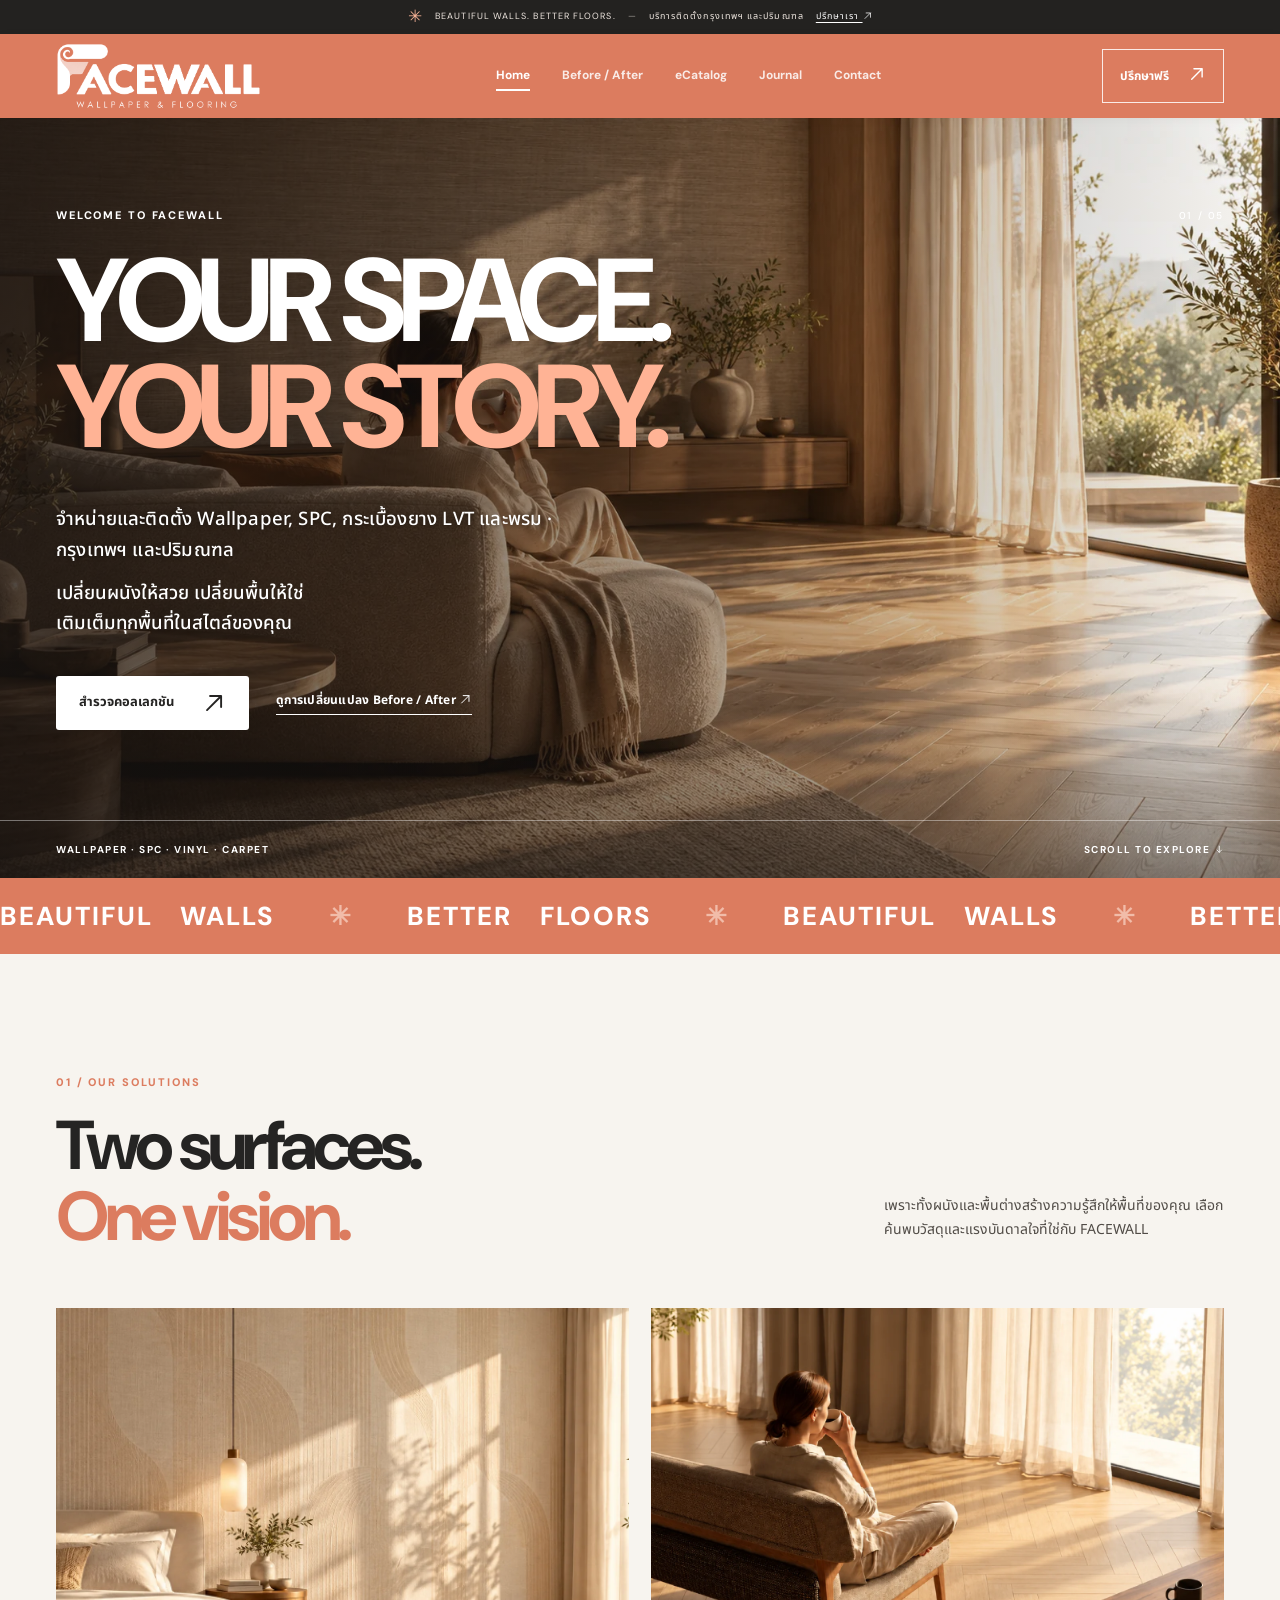
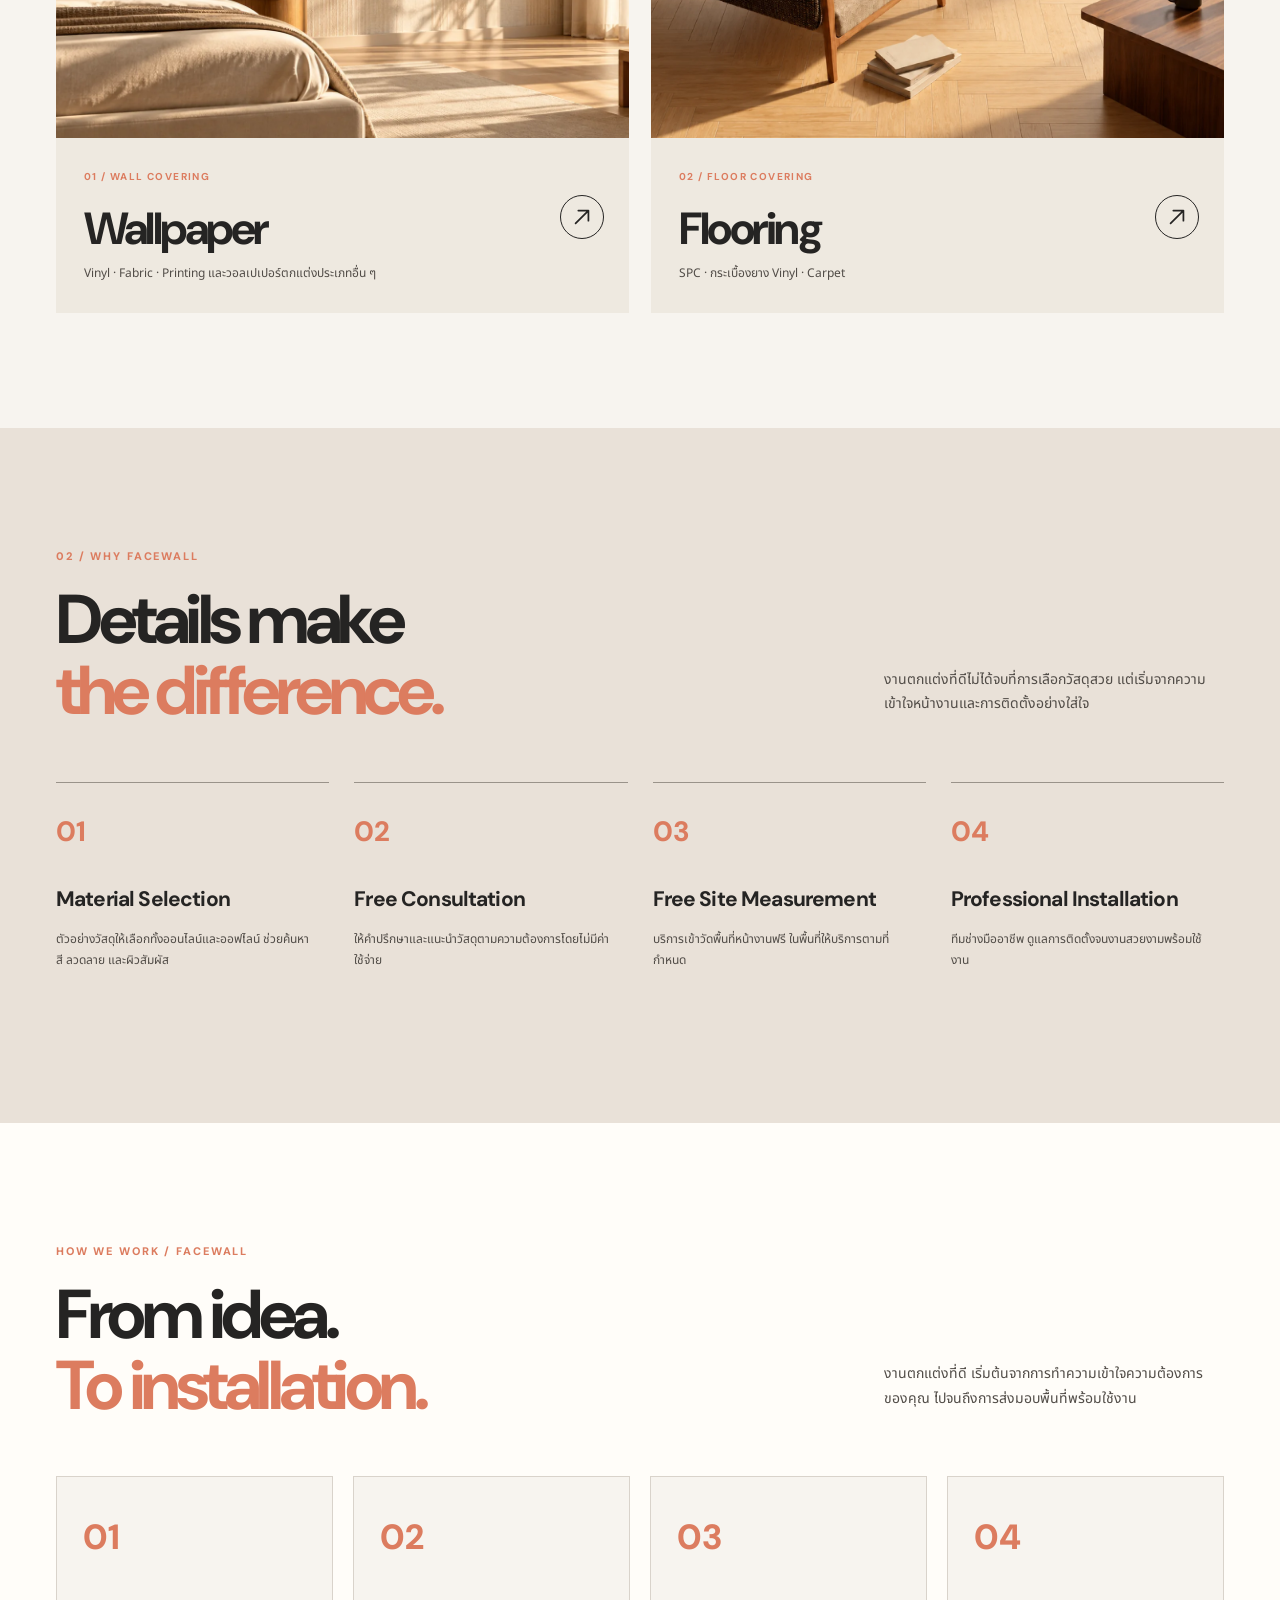
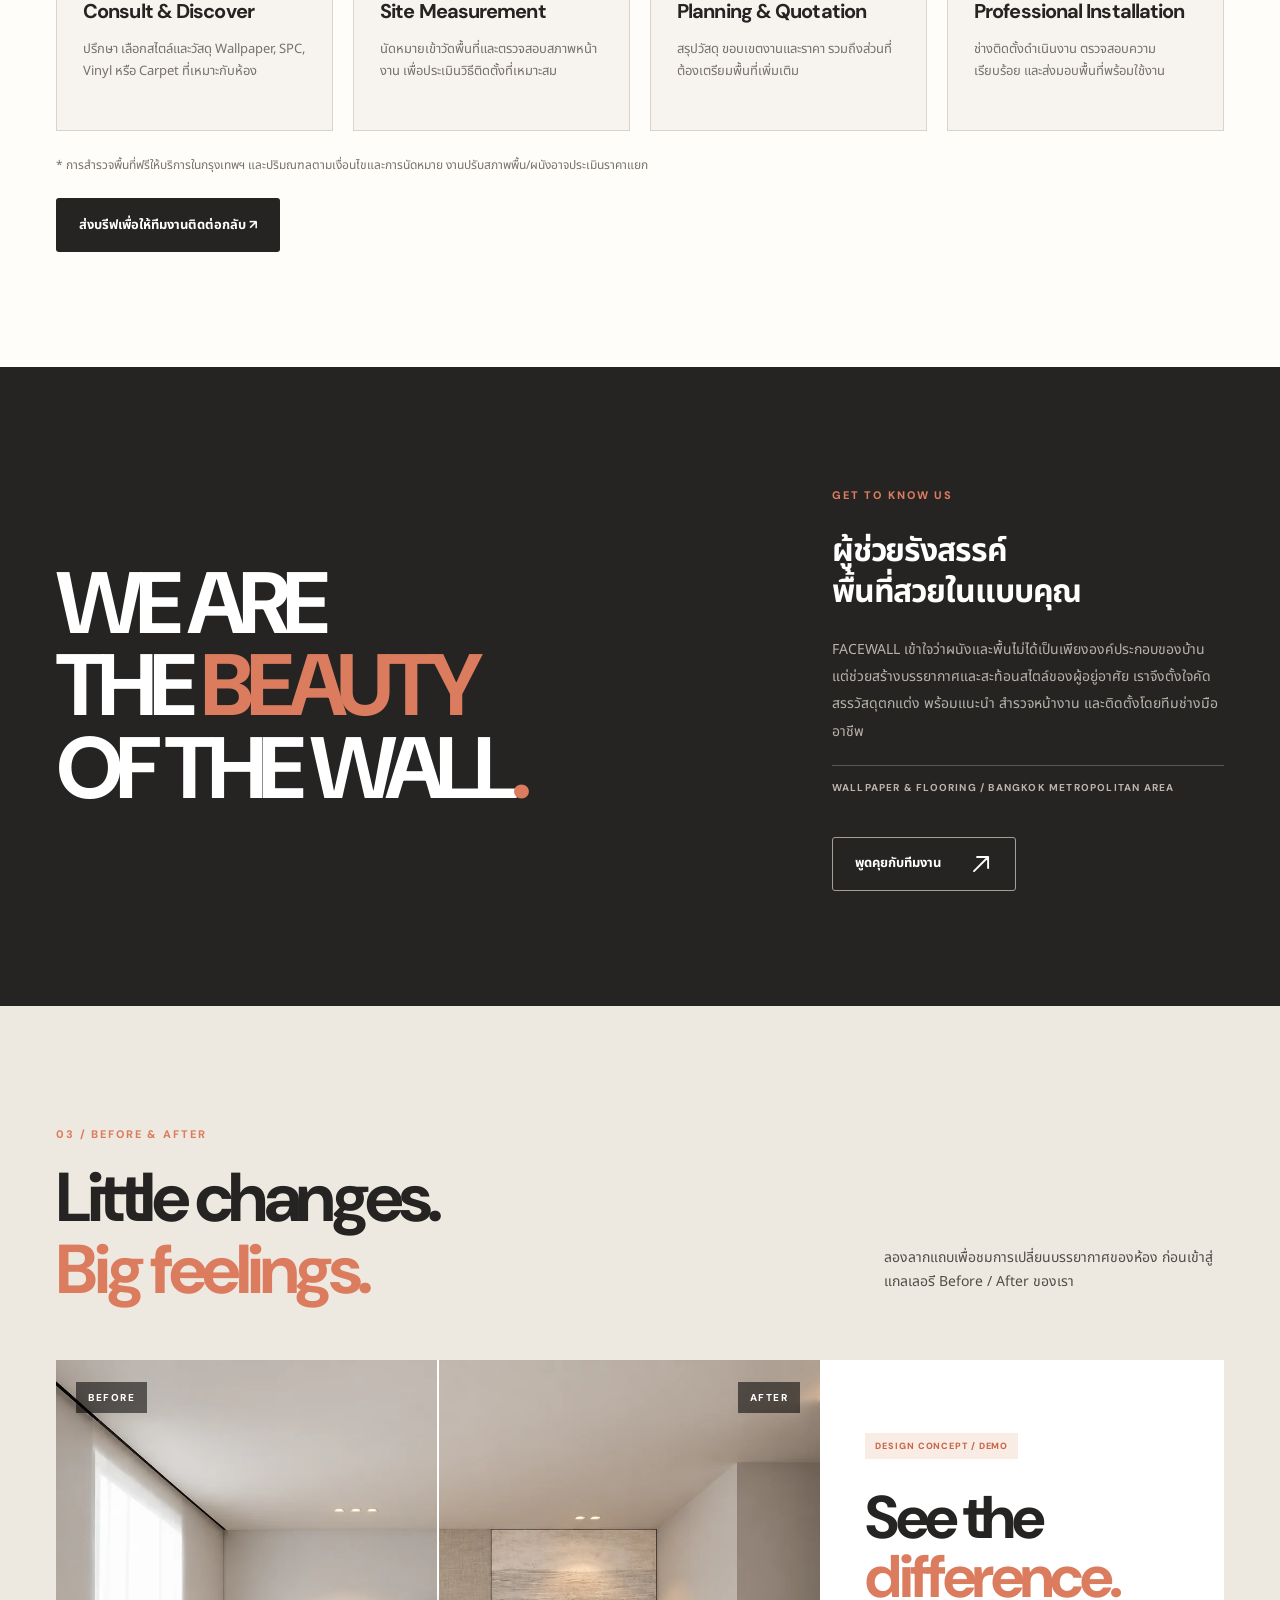
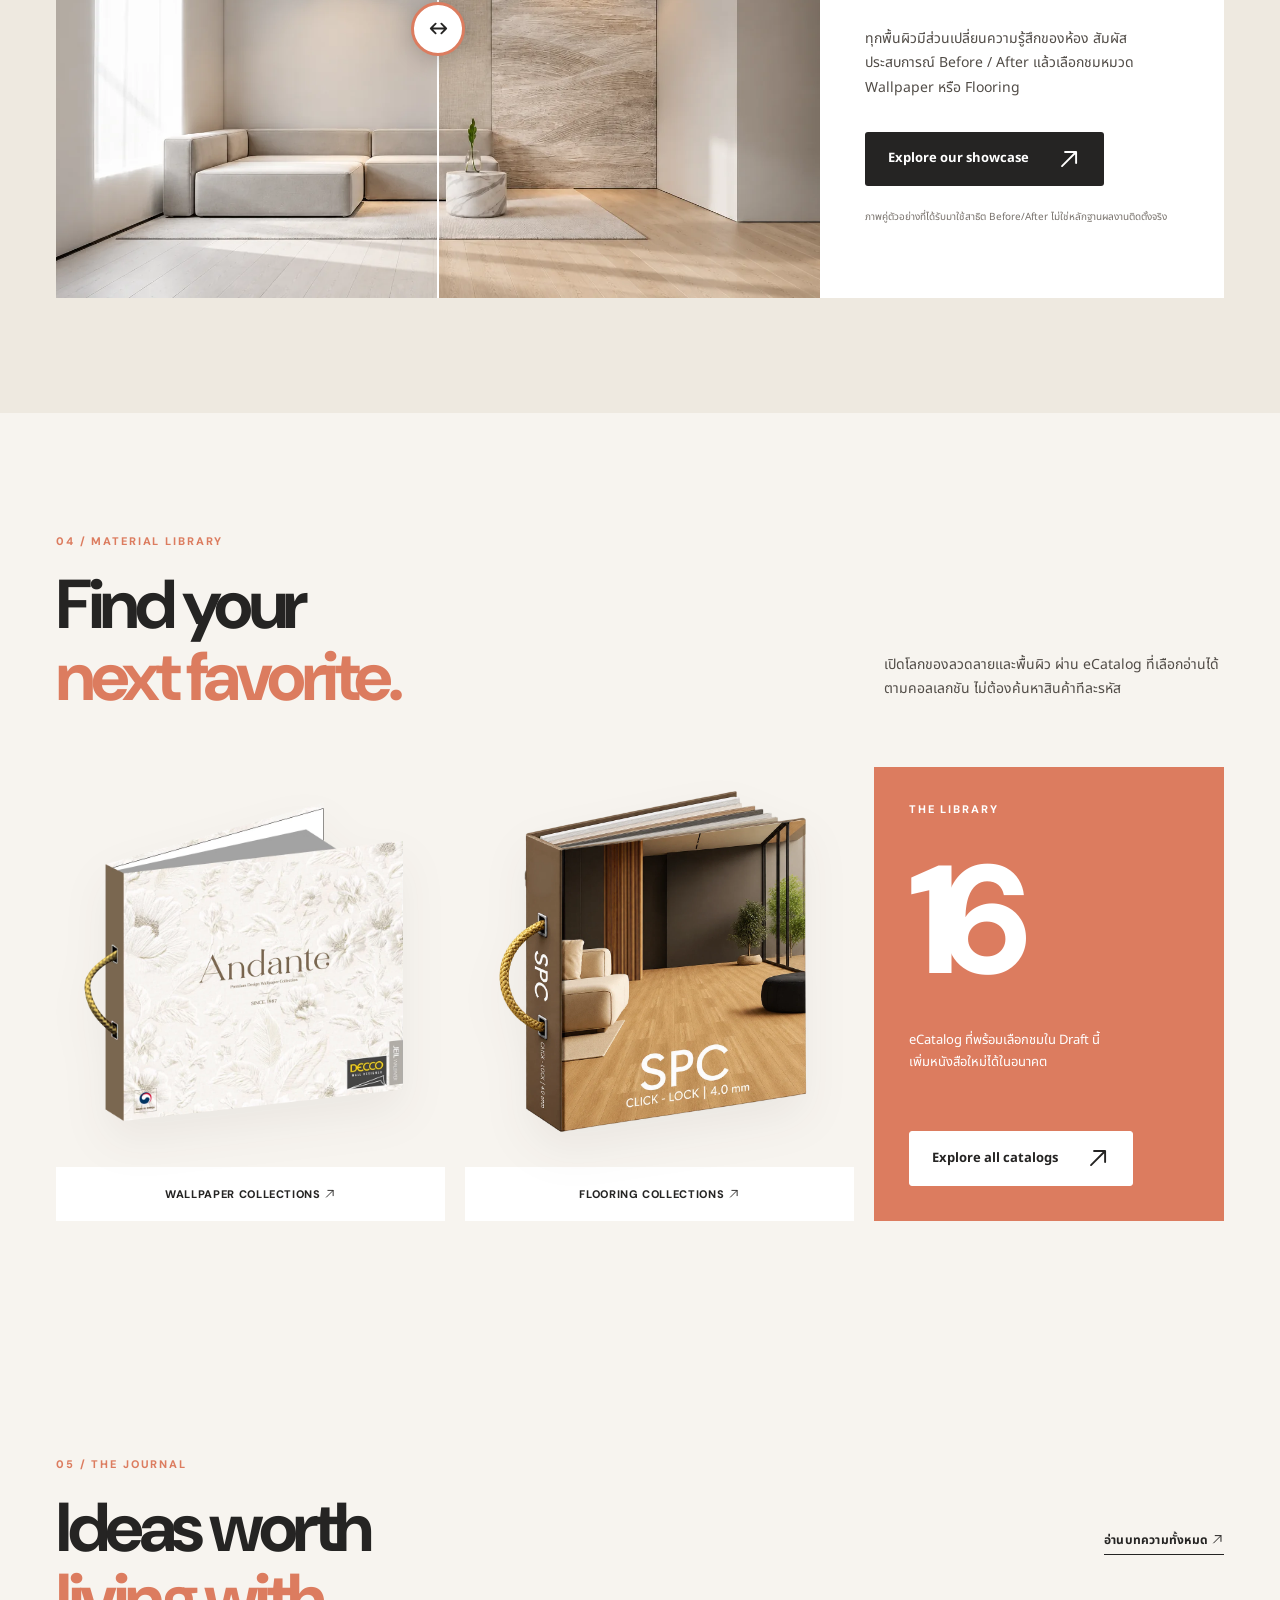
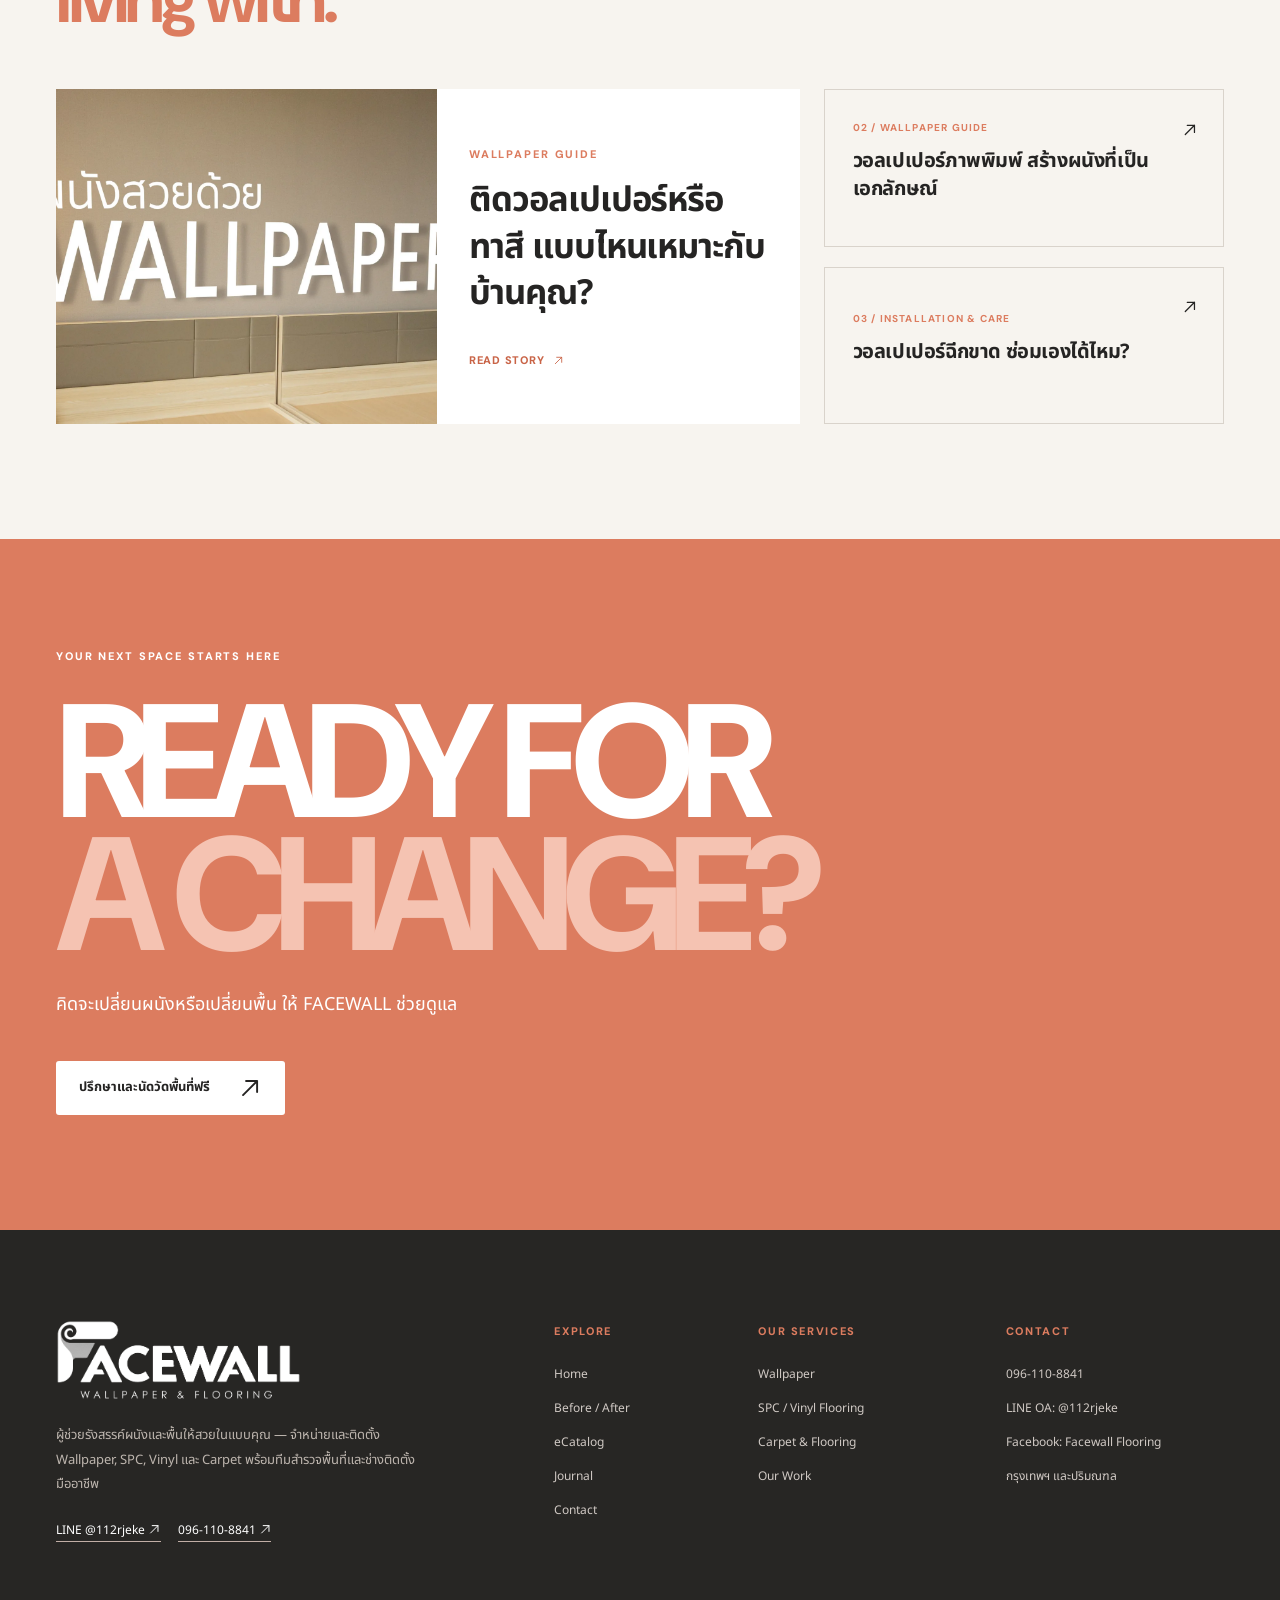
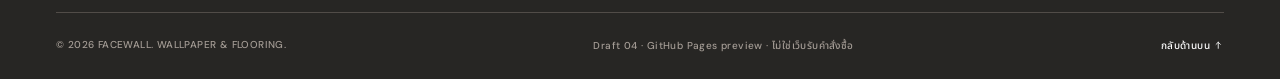
<file: index.html>
<!DOCTYPE html>

<html lang="th"><head><meta charset="utf-8"/><meta content="width=device-width,initial-scale=1" name="viewport"/>
<title>Home | FACEWALL — Wallpaper &amp; Flooring</title>
<meta content="FACEWALL วอลเปเปอร์และวัสดุปูพื้น SPC Vinyl Carpet พร้อมให้คำปรึกษาและวัดพื้นที่ฟรี กรุงเทพฯ และปริมณฑล" name="description"/>
<meta content="noindex,nofollow" name="robots"/><meta content="#DC7C5F" name="theme-color"/>
<meta content="website" property="og:type"/><meta content="Home — FACEWALL" property="og:title"/><meta content="FACEWALL วอลเปเปอร์และวัสดุปูพื้น SPC Vinyl Carpet พร้อมให้คำปรึกษาและวัดพื้นที่ฟรี กรุงเทพฯ และปริมณฑล" property="og:description"/>
<link href="assets/favicon.svg" rel="icon" type="image/svg+xml"/>
<link href="https://fonts.googleapis.com" rel="preconnect"/><link crossorigin="" href="https://fonts.gstatic.com" rel="preconnect"/>
<link href="https://fonts.googleapis.com/css2?family=DM+Sans:wght@400;500;600;700;800&amp;family=Noto+Sans+Thai:wght@300;400;500;600;700;800&amp;display=swap" rel="stylesheet"/>
<link href="css/style.css" rel="stylesheet"/></head>
<body data-page="home"><a class="skip-link" href="#main">ข้ามไปยังเนื้อหา</a>
<div class="announcement"><span class="ann-star">✳︎</span> BEAUTIFUL WALLS. BETTER FLOORS. <span class="ann-divider">—</span> บริการติดตั้งกรุงเทพฯ และปริมณฑล <a href="contact.html">ปรึกษาเรา <svg aria-hidden="true" class="ui-arrow" fill="none" height="19" stroke="currentColor" stroke-linecap="round" stroke-linejoin="round" stroke-width="1.9" viewbox="0 0 24 24" width="19" xmlns="http://www.w3.org/2000/svg"><path d="M5 19 19 5M8 5h11v11"></path></svg></a></div>
<header class="site-header" id="site-header"><div class="header-inner wrap"><a aria-label="FACEWALL หน้าแรก" class="brand" href="index.html"><img alt="FACEWALL Wallpaper &amp; Flooring" height="67" src="assets/logo-white.png" width="206"/></a><nav aria-label="เมนูหลัก" class="site-nav" id="site-nav"><a aria-current="page" class="nav-link is-active" href="index.html">Home</a>
<a class="nav-link" href="showcase.html">Before / After</a>
<a class="nav-link" href="catalog.html">eCatalog</a>
<a class="nav-link" href="blog.html">Journal</a>
<a class="nav-link" href="contact.html">Contact</a></nav><a class="head-cta" href="contact.html">ปรึกษาฟรี <span aria-hidden="true"><svg aria-hidden="true" class="ui-arrow" fill="none" height="19" stroke="currentColor" stroke-linecap="round" stroke-linejoin="round" stroke-width="1.9" viewbox="0 0 24 24" width="19" xmlns="http://www.w3.org/2000/svg"><path d="M5 19 19 5M8 5h11v11"></path></svg></span></a><button aria-controls="site-nav" aria-expanded="false" aria-label="เปิดเมนู" class="menu-toggle" id="menu-toggle"><span></span><span></span></button></div></header>
<main id="main">
<section aria-label="FACEWALL introduction" class="hero"><picture><source media="(max-width: 720px)" srcset="assets/hero-d03-mobile.webp"/><img alt="ห้องนั่งเล่นแสงธรรมชาติอบอุ่น เผยลายพื้นไม้ชัดเจน" class="hero-photo" fetchpriority="high" src="assets/hero-d03-desktop.webp"/></picture><div class="hero-overlay"></div><div class="wrap hero-content"><div class="hero-topline"><span class="eyebrow light">WELCOME TO FACEWALL</span><span class="hero-counter">01 / 05</span></div><h1>YOUR SPACE.<br/><em>YOUR STORY.</em></h1><p class="hero-service-intro">จำหน่ายและติดตั้ง Wallpaper, SPC, กระเบื้องยาง LVT และพรม · กรุงเทพฯ และปริมณฑล</p><p>เปลี่ยนผนังให้สวย เปลี่ยนพื้นให้ใช่<br/>เติมเต็มทุกพื้นที่ในสไตล์ของคุณ</p><div class="hero-buttons"><a class="btn btn-white" href="catalog.html">สำรวจคอลเลกชัน <span class="arr"><svg aria-hidden="true" class="ui-arrow" fill="none" height="19" stroke="currentColor" stroke-linecap="round" stroke-linejoin="round" stroke-width="1.9" viewbox="0 0 24 24" width="19" xmlns="http://www.w3.org/2000/svg"><path d="M5 19 19 5M8 5h11v11"></path></svg></span></a><a class="text-link white" href="showcase.html">ดูการเปลี่ยนแปลง Before / After <svg aria-hidden="true" class="ui-arrow" fill="none" height="19" stroke="currentColor" stroke-linecap="round" stroke-linejoin="round" stroke-width="1.9" viewbox="0 0 24 24" width="19" xmlns="http://www.w3.org/2000/svg"><path d="M5 19 19 5M8 5h11v11"></path></svg></a></div></div><div class="hero-foot"><span>WALLPAPER · SPC · VINYL · CARPET</span><a href="#our-solutions">SCROLL TO EXPLORE <svg aria-hidden="true" class="ui-arrow" fill="none" height="19" stroke="currentColor" stroke-linecap="round" stroke-linejoin="round" stroke-width="1.9" viewbox="0 0 24 24" width="19" xmlns="http://www.w3.org/2000/svg"><path d="M12 5v14m-5-5 5 5 5-5"></path></svg></a></div></section>
<div aria-hidden="true" class="ticker"><div>BEAUTIFUL WALLS <span>✳︎</span> BETTER FLOORS <span>✳︎</span> BEAUTIFUL WALLS <span>✳︎</span> BETTER FLOORS <span>✳︎</span></div></div>
<section class="section section-solutions" id="our-solutions"><div class="wrap"><div class="section-top"><div><span class="eyebrow">01 / OUR SOLUTIONS</span><h2>Two surfaces.<br/><em>One vision.</em></h2></div><p>เพราะทั้งผนังและพื้นต่างสร้างความรู้สึกให้พื้นที่ของคุณ เลือกค้นพบวัสดุและแรงบันดาลใจที่ใช่กับ FACEWALL</p></div><div class="service-grid"><a class="service-card service-wallpaper reveal" href="catalog.html?category=wallpaper"><div class="service-img"><img alt="ห้องนอนอบอุ่นตกแต่งด้วยวอลเปเปอร์พื้นผิวสีเบจ" loading="lazy" src="assets/wallpaper-bedroom-d03.webp"/></div><div class="service-copy"><span>01 / WALL COVERING</span><h3>Wallpaper</h3><p>Vinyl · Fabric · Printing และวอลเปเปอร์ตกแต่งประเภทอื่น ๆ</p><span aria-hidden="true" class="circle-arrow"><svg aria-hidden="true" class="ui-arrow" fill="none" height="19" stroke="currentColor" stroke-linecap="round" stroke-linejoin="round" stroke-width="1.9" viewbox="0 0 24 24" width="19" xmlns="http://www.w3.org/2000/svg"><path d="M5 19 19 5M8 5h11v11"></path></svg></span></div></a><a class="service-card service-flooring reveal" href="catalog.html?category=flooring"><div class="service-img"><img alt="ห้องนั่งเล่นพื้นไม้โทนอุ่น" loading="lazy" src="assets/hero-desktop.webp"/></div><div class="service-copy"><span>02 / FLOOR COVERING</span><h3>Flooring</h3><p>SPC · กระเบื้องยาง Vinyl · Carpet</p><span aria-hidden="true" class="circle-arrow"><svg aria-hidden="true" class="ui-arrow" fill="none" height="19" stroke="currentColor" stroke-linecap="round" stroke-linejoin="round" stroke-width="1.9" viewbox="0 0 24 24" width="19" xmlns="http://www.w3.org/2000/svg"><path d="M5 19 19 5M8 5h11v11"></path></svg></span></div></a></div></div></section>
<section class="section reasons-section"><div class="wrap"><div class="section-top"><div><span class="eyebrow">02 / WHY FACEWALL</span><h2>Details make<br/><em>the difference.</em></h2></div><p>งานตกแต่งที่ดีไม่ได้จบที่การเลือกวัสดุสวย แต่เริ่มจากความเข้าใจหน้างานและการติดตั้งอย่างใส่ใจ</p></div><div class="reason-grid"><div><span>01</span><h3>Material Selection</h3><p>ตัวอย่างวัสดุให้เลือกทั้งออนไลน์และออฟไลน์ ช่วยค้นหาสี ลวดลาย และผิวสัมผัส</p></div><div><span>02</span><h3>Free Consultation</h3><p>ให้คำปรึกษาและแนะนำวัสดุตามความต้องการโดยไม่มีค่าใช้จ่าย</p></div><div><span>03</span><h3>Free Site Measurement</h3><p>บริการเข้าวัดพื้นที่หน้างานฟรี ในพื้นที่ให้บริการตามที่กำหนด</p></div><div><span>04</span><h3>Professional Installation</h3><p>ทีมช่างมืออาชีพ ดูแลการติดตั้งจนงานสวยงามพร้อมใช้งาน</p></div></div></div></section><section class="section how-work-section" id="how-we-work"><div class="wrap"><div class="section-top"><div><span class="eyebrow">HOW WE WORK / FACEWALL</span><h2>From idea.<br/><em>To installation.</em></h2></div><p>งานตกแต่งที่ดี เริ่มต้นจากการทำความเข้าใจความต้องการของคุณ ไปจนถึงการส่งมอบพื้นที่พร้อมใช้งาน</p></div>
<div class="steps-grid">
<article class="step-card reveal"><span class="step-num">01</span><h3>Consult &amp; Discover</h3><p>ปรึกษา เลือกสไตล์และวัสดุ Wallpaper, SPC, Vinyl หรือ Carpet ที่เหมาะกับห้อง</p></article>
<article class="step-card reveal"><span class="step-num">02</span><h3>Site Measurement</h3><p>นัดหมายเข้าวัดพื้นที่และตรวจสอบสภาพหน้างาน เพื่อประเมินวิธีติดตั้งที่เหมาะสม</p></article>
<article class="step-card reveal"><span class="step-num">03</span><h3>Planning &amp; Quotation</h3><p>สรุปวัสดุ ขอบเขตงานและราคา รวมถึงส่วนที่ต้องเตรียมพื้นที่เพิ่มเติม</p></article>
<article class="step-card reveal"><span class="step-num">04</span><h3>Professional Installation</h3><p>ช่างติดตั้งดำเนินงาน ตรวจสอบความเรียบร้อย และส่งมอบพื้นที่พร้อมใช้งาน</p></article>
</div>
<p class="steps-note">* การสำรวจพื้นที่ฟรีให้บริการในกรุงเทพฯ และปริมณฑลตามเงื่อนไขและการนัดหมาย งานปรับสภาพพื้น/ผนังอาจประเมินราคาแยก</p>
<a class="btn btn-dark" href="contact.html">ส่งบรีฟเพื่อให้ทีมงานติดต่อกลับ ↗</a>
</div></section>
<section class="section about-section"><div class="wrap about-grid"><div class="about-big reveal">WE ARE<br/>THE <em>BEAUTY</em><br/>OF THE WALL<span class="about-dot">.</span></div><div class="about-side reveal"><span class="eyebrow">GET TO KNOW US</span><h2>ผู้ช่วยรังสรรค์<br/>พื้นที่สวยในแบบคุณ</h2><p>FACEWALL เข้าใจว่าผนังและพื้นไม่ได้เป็นเพียงองค์ประกอบของบ้าน แต่ช่วยสร้างบรรยากาศและสะท้อนสไตล์ของผู้อยู่อาศัย เราจึงตั้งใจคัดสรรวัสดุตกแต่ง พร้อมแนะนำ สำรวจหน้างาน และติดตั้งโดยทีมช่างมืออาชีพ</p><div class="about-tag">WALLPAPER &amp; FLOORING / BANGKOK METROPOLITAN AREA</div><a class="btn btn-outline" href="contact.html">พูดคุยกับทีมงาน <span aria-hidden="true" class="arr"><svg aria-hidden="true" class="ui-arrow" fill="none" height="19" stroke="currentColor" stroke-linecap="round" stroke-linejoin="round" stroke-width="1.9" viewbox="0 0 24 24" width="19" xmlns="http://www.w3.org/2000/svg"><path d="M5 19 19 5M8 5h11v11"></path></svg></span></a></div></div></section>
<section class="section transformation-section"><div class="wrap"><div class="section-top"><div><span class="eyebrow">03 / BEFORE &amp; AFTER</span><h2>Little changes.<br/><em>Big feelings.</em></h2></div><p>ลองลากแถบเพื่อชมการเปลี่ยนบรรยากาศของห้อง ก่อนเข้าสู่แกลเลอรี Before / After ของเรา</p></div><div class="transformation-grid"><div class="compare" data-compare="" style="--split:50%"><img alt="ภาพจำลองห้องหลังตกแต่งผนังด้วยวอลเปเปอร์พื้นผิวสีเบจ" src="assets/wallpaper-after-d03.webp"/><img alt="ภาพจำลองห้องก่อนเปลี่ยนวัสดุตกแต่งผนัง" class="compare-before" src="assets/wallpaper-before-d03.webp"/><span class="compare-label compare-label-left">BEFORE</span><span class="compare-label compare-label-right">AFTER</span><span class="compare-line"><span><svg aria-hidden="true" class="ui-arrow" fill="none" height="19" stroke="currentColor" stroke-linecap="round" stroke-linejoin="round" stroke-width="1.9" viewbox="0 0 24 24" width="19" xmlns="http://www.w3.org/2000/svg"><path d="M4 12h16m-5-5 5 5-5 5M9 7l-5 5 5 5"></path></svg></span></span><input aria-label="ลากเปรียบเทียบห้องตัวอย่างก่อนและหลัง" max="100" min="0" type="range" value="50"/></div><div class="transformation-copy"><span class="demo-tag">DESIGN CONCEPT / DEMO</span><h3>See the<br/><em>difference.</em></h3><p>ทุกพื้นผิวมีส่วนเปลี่ยนความรู้สึกของห้อง สัมผัสประสบการณ์ Before / After แล้วเลือกชมหมวด Wallpaper หรือ Flooring</p><a class="btn btn-dark" href="showcase.html">Explore our showcase <span aria-hidden="true" class="arr"><svg aria-hidden="true" class="ui-arrow" fill="none" height="19" stroke="currentColor" stroke-linecap="round" stroke-linejoin="round" stroke-width="1.9" viewbox="0 0 24 24" width="19" xmlns="http://www.w3.org/2000/svg"><path d="M5 19 19 5M8 5h11v11"></path></svg></span></a><small>ภาพคู่ตัวอย่างที่ได้รับมาใช้สาธิต Before/After ไม่ใช่หลักฐานผลงานติดตั้งจริง</small></div></div></div></section>
<section class="section collection-section"><div class="wrap"><div class="section-top"><div><span class="eyebrow">04 / MATERIAL LIBRARY</span><h2>Find your<br/><em>next favorite.</em></h2></div><p>เปิดโลกของลวดลายและพื้นผิว ผ่าน eCatalog ที่เลือกอ่านได้ตามคอลเลกชัน ไม่ต้องค้นหาสินค้าทีละรหัส</p></div><div class="home-books"><a class="home-book home-book--dicut" href="catalog.html?category=wallpaper"><img alt="ปกหนังสือวอลเปเปอร์ Andante" loading="lazy" src="assets/book-andante-dicut.webp"/><span>WALLPAPER COLLECTIONS <svg aria-hidden="true" class="ui-arrow" fill="none" height="19" stroke="currentColor" stroke-linecap="round" stroke-linejoin="round" stroke-width="1.9" viewbox="0 0 24 24" width="19" xmlns="http://www.w3.org/2000/svg"><path d="M5 19 19 5M8 5h11v11"></path></svg></span></a><a class="home-book home-book--dicut" href="catalog.html?category=flooring"><img alt="ปกแคตตาล็อก SPC Click-Lock 4.0 mm แบบพื้นหลังโปร่งใส" loading="lazy" src="assets/book-spc4-dicut.webp"/><span>FLOORING COLLECTIONS <svg aria-hidden="true" class="ui-arrow" fill="none" height="19" stroke="currentColor" stroke-linecap="round" stroke-linejoin="round" stroke-width="1.9" viewbox="0 0 24 24" width="19" xmlns="http://www.w3.org/2000/svg"><path d="M5 19 19 5M8 5h11v11"></path></svg></span></a><div class="book-callout"><span class="eyebrow">THE LIBRARY</span><strong>16<span></span></strong><p>eCatalog ที่พร้อมเลือกชมใน Draft นี้<br/>เพิ่มหนังสือใหม่ได้ในอนาคต</p><a class="btn btn-outline" href="catalog.html">Explore all catalogs <span aria-hidden="true" class="arr"><svg aria-hidden="true" class="ui-arrow" fill="none" height="19" stroke="currentColor" stroke-linecap="round" stroke-linejoin="round" stroke-width="1.9" viewbox="0 0 24 24" width="19" xmlns="http://www.w3.org/2000/svg"><path d="M5 19 19 5M8 5h11v11"></path></svg></span></a></div></div></div></section>
<section class="section journal-section"><div class="wrap"><div class="section-top"><div><span class="eyebrow">05 / THE JOURNAL</span><h2>Ideas worth<br/><em>living with.</em></h2></div><a class="text-link dark" href="blog.html">อ่านบทความทั้งหมด <svg aria-hidden="true" class="ui-arrow" fill="none" height="19" stroke="currentColor" stroke-linecap="round" stroke-linejoin="round" stroke-width="1.9" viewbox="0 0 24 24" width="19" xmlns="http://www.w3.org/2000/svg"><path d="M5 19 19 5M8 5h11v11"></path></svg></a></div><div class="home-journal-grid"><a class="journal-feature" href="blog-wallpaper-vs-paint.html"><div class="journal-image"><img alt="บรรยากาศงานตกแต่งผนังด้วยวอลเปเปอร์" loading="lazy" src="assets/wallpaper-showcase.webp"/></div><div><span class="eyebrow">WALLPAPER GUIDE</span><h3>ติดวอลเปเปอร์หรือทาสี แบบไหนเหมาะกับบ้านคุณ?</h3><span class="read-more">READ STORY <svg aria-hidden="true" class="ui-arrow" fill="none" height="19" stroke="currentColor" stroke-linecap="round" stroke-linejoin="round" stroke-width="1.9" viewbox="0 0 24 24" width="19" xmlns="http://www.w3.org/2000/svg"><path d="M5 19 19 5M8 5h11v11"></path></svg></span></div></a><div class="journal-side"><a href="blog-printing-wallpaper.html"><span>02 / WALLPAPER GUIDE</span><h3>วอลเปเปอร์ภาพพิมพ์ สร้างผนังที่เป็นเอกลักษณ์</h3><b><svg aria-hidden="true" class="ui-arrow" fill="none" height="19" stroke="currentColor" stroke-linecap="round" stroke-linejoin="round" stroke-width="1.9" viewbox="0 0 24 24" width="19" xmlns="http://www.w3.org/2000/svg"><path d="M5 19 19 5M8 5h11v11"></path></svg></b></a><a href="blog-repair-wallpaper.html"><span>03 / INSTALLATION &amp; CARE</span><h3>วอลเปเปอร์ฉีกขาด ซ่อมเองได้ไหม?</h3><b><svg aria-hidden="true" class="ui-arrow" fill="none" height="19" stroke="currentColor" stroke-linecap="round" stroke-linejoin="round" stroke-width="1.9" viewbox="0 0 24 24" width="19" xmlns="http://www.w3.org/2000/svg"><path d="M5 19 19 5M8 5h11v11"></path></svg></b></a></div></div></div></section>
<section class="closing-cta"><div class="wrap"><span class="eyebrow light">YOUR NEXT SPACE STARTS HERE</span><h2>READY FOR<br/><em>A CHANGE?</em></h2><p>คิดจะเปลี่ยนผนังหรือเปลี่ยนพื้น ให้ FACEWALL ช่วยดูแล</p><a class="btn btn-white" href="contact.html">ปรึกษาและนัดวัดพื้นที่ฟรี <span aria-hidden="true" class="arr"><svg aria-hidden="true" class="ui-arrow" fill="none" height="19" stroke="currentColor" stroke-linecap="round" stroke-linejoin="round" stroke-width="1.9" viewbox="0 0 24 24" width="19" xmlns="http://www.w3.org/2000/svg"><path d="M5 19 19 5M8 5h11v11"></path></svg></span></a></div></section></main>
<footer class="footer"><div class="wrap"><div class="footer-main"><div class="footer-info"><a class="footer-brand" href="index.html"><img alt="FACEWALL" height="88" src="assets/logo-white.png" width="270"/></a><p>ผู้ช่วยรังสรรค์ผนังและพื้นให้สวยในแบบคุณ — จำหน่ายและติดตั้ง Wallpaper, SPC, Vinyl และ Carpet พร้อมทีมสำรวจพื้นที่และช่างติดตั้งมืออาชีพ</p><div class="footer-social"><a href="https://line.me/R/ti/p/%40112rjeke" rel="noopener noreferrer" target="_blank">LINE @112rjeke <svg aria-hidden="true" class="ui-arrow" fill="none" height="19" stroke="currentColor" stroke-linecap="round" stroke-linejoin="round" stroke-width="1.9" viewbox="0 0 24 24" width="19" xmlns="http://www.w3.org/2000/svg"><path d="M5 19 19 5M8 5h11v11"></path></svg></a><a href="tel:0961108841">096-110-8841 <svg aria-hidden="true" class="ui-arrow" fill="none" height="19" stroke="currentColor" stroke-linecap="round" stroke-linejoin="round" stroke-width="1.9" viewbox="0 0 24 24" width="19" xmlns="http://www.w3.org/2000/svg"><path d="M5 19 19 5M8 5h11v11"></path></svg></a></div></div><div class="footer-links"><h3>EXPLORE</h3><a href="index.html">Home</a><a href="showcase.html">Before / After</a><a href="catalog.html">eCatalog</a><a href="blog.html">Journal</a><a href="contact.html">Contact</a></div><div class="footer-links"><h3>OUR SERVICES</h3><a href="catalog.html?category=wallpaper">Wallpaper</a><a href="catalog.html?category=flooring">SPC / Vinyl Flooring</a><a href="catalog.html?category=flooring">Carpet &amp; Flooring</a><a href="showcase.html">Our Work</a></div><div class="footer-links"><h3>CONTACT</h3><a href="tel:0961108841">096-110-8841</a><a href="https://line.me/R/ti/p/%40112rjeke" rel="noopener noreferrer" target="_blank">LINE OA: @112rjeke</a><span>Facebook: Facewall Flooring</span><span>กรุงเทพฯ และปริมณฑล</span></div></div><div class="footer-bottom"><span>© 2026 FACEWALL. WALLPAPER &amp; FLOORING.</span><span>Draft 04 · GitHub Pages preview · ไม่ใช่เว็บรับคำสั่งซื้อ</span><a href="#main">กลับด้านบน <svg aria-hidden="true" class="ui-arrow" fill="none" height="19" stroke="currentColor" stroke-linecap="round" stroke-linejoin="round" stroke-width="1.9" viewbox="0 0 24 24" width="19" xmlns="http://www.w3.org/2000/svg"><path d="M12 19V5m-5 5 5-5 5 5"></path></svg></a></div></div></footer>
<div aria-live="polite" class="toast" id="toast" role="status"></div>
<script defer="" src="js/config.js"></script><script defer="" src="js/catalogs.js"></script><script defer="" src="js/site.js"></script><a aria-label="ปรึกษาทีมงาน FACEWALL ฟรี" class="sticky-lead" href="contact.html#inquiry-form"><svg aria-hidden="true" fill="none" height="18" stroke="currentColor" stroke-linecap="round" stroke-linejoin="round" stroke-width="1.9" viewbox="0 0 24 24" width="18"><path d="M5 19 19 5M8 5h11v11"></path></svg><span>ปรึกษาฟรี / ขอราคางาน</span></a></body></html>
</file>
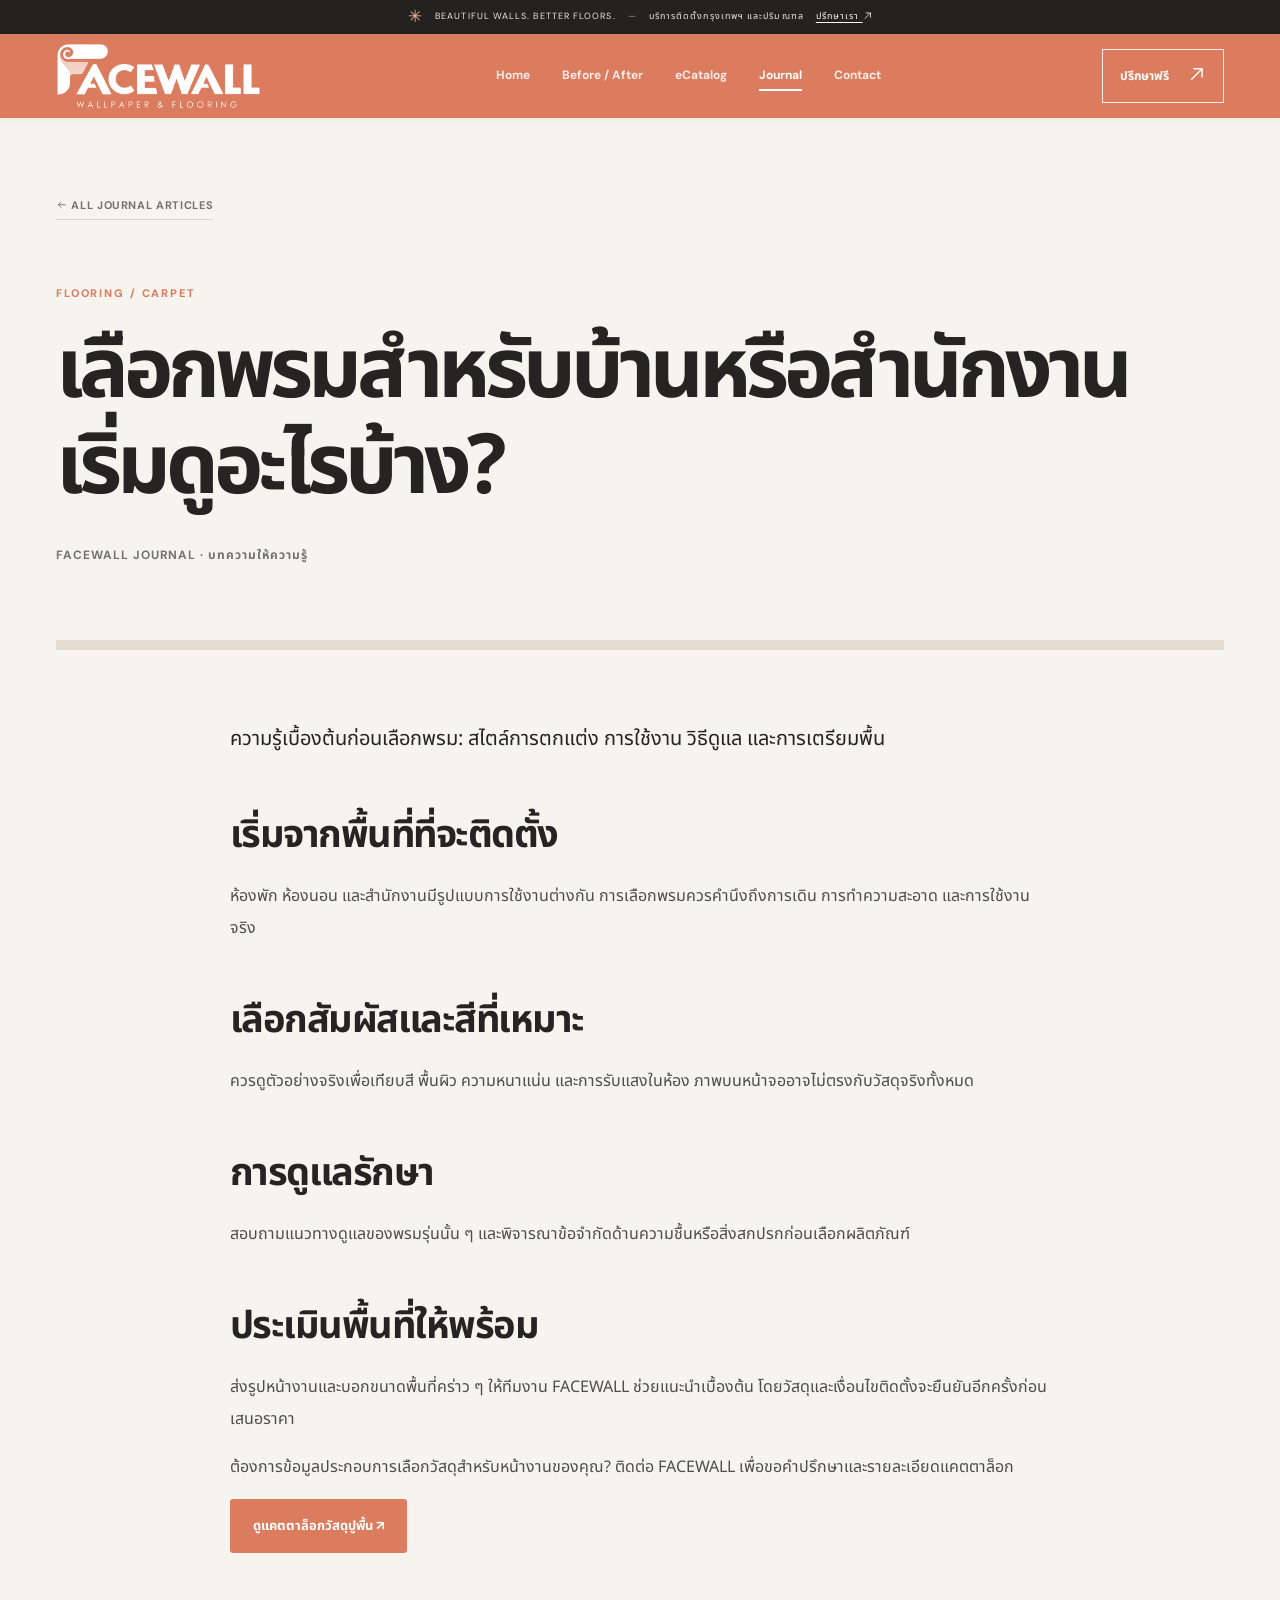
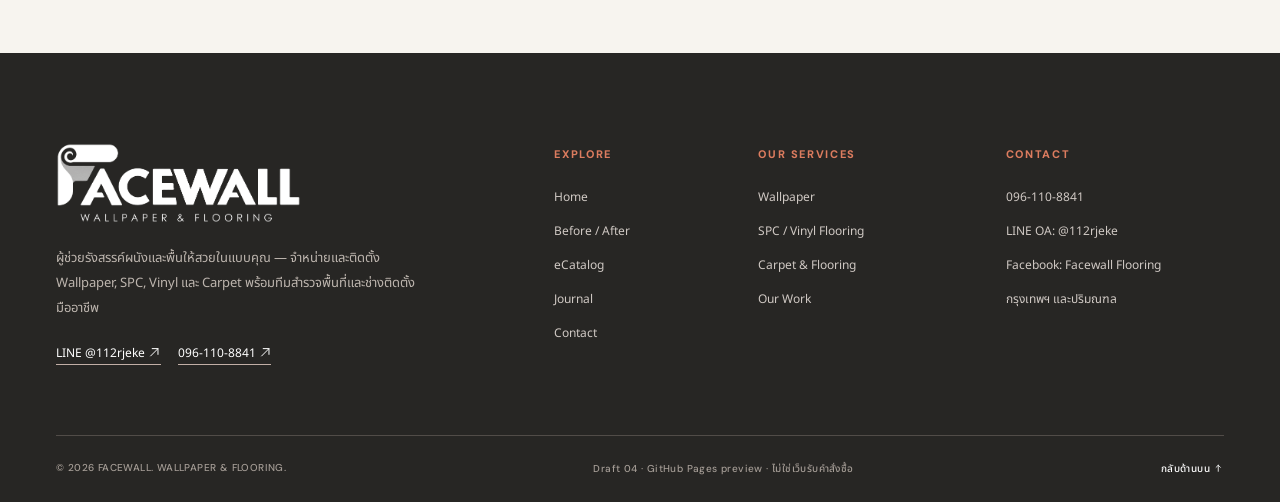
<file: blog-carpet-guide.html>
<!DOCTYPE html>

<html lang="th"><head><meta charset="utf-8"/><meta content="width=device-width,initial-scale=1" name="viewport"/>
<title>เลือกพรมสำหรับบ้านหรือสำนักงาน เริ่มดูอะไรบ้าง? | FACEWALL Journal</title>
<meta content="ความรู้เบื้องต้นก่อนเลือกพรม: สไตล์การตกแต่ง การใช้งาน วิธีดูแล และการเตรียมพื้น" name="description"/>
<meta content="noindex,nofollow" name="robots"/><meta content="#DC7C5F" name="theme-color"/>
<meta content="website" property="og:type"/><meta content="ติดวอลเปเปอร์หรือทาสี แบบไหนเหมาะกับบ้านคุณ? — FACEWALL" property="og:title"/><meta content="ติดวอลเปเปอร์หรือทาสี แบบไหนเหมาะกับบ้านคุณ? — FACEWALL Journal" property="og:description"/>
<link href="assets/favicon.svg" rel="icon" type="image/svg+xml"/>
<link href="https://fonts.googleapis.com" rel="preconnect"/><link crossorigin="" href="https://fonts.gstatic.com" rel="preconnect"/>
<link href="https://fonts.googleapis.com/css2?family=DM+Sans:wght@400;500;600;700;800&amp;family=Noto+Sans+Thai:wght@300;400;500;600;700;800&amp;display=swap" rel="stylesheet"/>
<link href="css/style.css" rel="stylesheet"/></head>
<body data-page="blog"><a class="skip-link" href="#main">ข้ามไปยังเนื้อหา</a>
<div class="announcement"><span class="ann-star">✳︎</span> BEAUTIFUL WALLS. BETTER FLOORS. <span class="ann-divider">—</span> บริการติดตั้งกรุงเทพฯ และปริมณฑล <a href="contact.html">ปรึกษาเรา <svg aria-hidden="true" class="ui-arrow" fill="none" height="19" stroke="currentColor" stroke-linecap="round" stroke-linejoin="round" stroke-width="1.9" viewbox="0 0 24 24" width="19" xmlns="http://www.w3.org/2000/svg"><path d="M5 19 19 5M8 5h11v11"></path></svg></a></div>
<header class="site-header" id="site-header"><div class="header-inner wrap"><a aria-label="FACEWALL หน้าแรก" class="brand" href="index.html"><img alt="FACEWALL Wallpaper &amp; Flooring" height="67" src="assets/logo-white.png" width="206"/></a><nav aria-label="เมนูหลัก" class="site-nav" id="site-nav"><a class="nav-link" href="index.html">Home</a>
<a class="nav-link" href="showcase.html">Before / After</a>
<a class="nav-link" href="catalog.html">eCatalog</a>
<a aria-current="page" class="nav-link is-active" href="blog.html">Journal</a>
<a class="nav-link" href="contact.html">Contact</a></nav><a class="head-cta" href="contact.html">ปรึกษาฟรี <span aria-hidden="true"><svg aria-hidden="true" class="ui-arrow" fill="none" height="19" stroke="currentColor" stroke-linecap="round" stroke-linejoin="round" stroke-width="1.9" viewbox="0 0 24 24" width="19" xmlns="http://www.w3.org/2000/svg"><path d="M5 19 19 5M8 5h11v11"></path></svg></span></a><button aria-controls="site-nav" aria-expanded="false" aria-label="เปิดเมนู" class="menu-toggle" id="menu-toggle"><span></span><span></span></button></div></header>
<main id="main"><section class="article-header"><div class="wrap"><a class="back-link" href="blog.html"><svg aria-hidden="true" class="ui-arrow" fill="none" height="19" stroke="currentColor" stroke-linecap="round" stroke-linejoin="round" stroke-width="1.9" viewbox="0 0 24 24" width="19" xmlns="http://www.w3.org/2000/svg"><path d="M19 12H5m5-5-5 5 5 5"></path></svg> ALL JOURNAL ARTICLES</a><span class="eyebrow">FLOORING / CARPET</span><h1>เลือกพรมสำหรับบ้านหรือสำนักงาน เริ่มดูอะไรบ้าง?</h1><p>FACEWALL JOURNAL · บทความให้ความรู้</p></div></section><section class="article-body"><div class="wrap"><div aria-label="ภาพกราฟิกแทนเนื้อสัมผัสพรมแบบทอ" class="article-cover carpet-cover" role="img"></div><div class="article-content"><p class="lead">ความรู้เบื้องต้นก่อนเลือกพรม: สไตล์การตกแต่ง การใช้งาน วิธีดูแล และการเตรียมพื้น</p><h2>เริ่มจากพื้นที่ที่จะติดตั้ง</h2><p>ห้องพัก ห้องนอน และสำนักงานมีรูปแบบการใช้งานต่างกัน การเลือกพรมควรคำนึงถึงการเดิน การทำความสะอาด และการใช้งานจริง</p><h2>เลือกสัมผัสและสีที่เหมาะ</h2><p>ควรดูตัวอย่างจริงเพื่อเทียบสี พื้นผิว ความหนาแน่น และการรับแสงในห้อง ภาพบนหน้าจออาจไม่ตรงกับวัสดุจริงทั้งหมด</p><h2>การดูแลรักษา</h2><p>สอบถามแนวทางดูแลของพรมรุ่นนั้น ๆ และพิจารณาข้อจำกัดด้านความชื้นหรือสิ่งสกปรกก่อนเลือกผลิตภัณฑ์</p><h2>ประเมินพื้นที่ให้พร้อม</h2><p>ส่งรูปหน้างานและบอกขนาดพื้นที่คร่าว ๆ ให้ทีมงาน FACEWALL ช่วยแนะนำเบื้องต้น โดยวัสดุและเงื่อนไขติดตั้งจะยืนยันอีกครั้งก่อนเสนอราคา</p><p>ต้องการข้อมูลประกอบการเลือกวัสดุสำหรับหน้างานของคุณ? ติดต่อ FACEWALL เพื่อขอคำปรึกษาและรายละเอียดแคตตาล็อก</p><a class="btn btn-coral" href="catalog.html?category=flooring">ดูแคตตาล็อกวัสดุปูพื้น ↗</a></div></div></section></main>
<footer class="footer"><div class="wrap"><div class="footer-main"><div class="footer-info"><a class="footer-brand" href="index.html"><img alt="FACEWALL" height="88" src="assets/logo-white.png" width="270"/></a><p>ผู้ช่วยรังสรรค์ผนังและพื้นให้สวยในแบบคุณ — จำหน่ายและติดตั้ง Wallpaper, SPC, Vinyl และ Carpet พร้อมทีมสำรวจพื้นที่และช่างติดตั้งมืออาชีพ</p><div class="footer-social"><a href="https://line.me/R/ti/p/%40112rjeke" rel="noopener noreferrer" target="_blank">LINE @112rjeke <svg aria-hidden="true" class="ui-arrow" fill="none" height="19" stroke="currentColor" stroke-linecap="round" stroke-linejoin="round" stroke-width="1.9" viewbox="0 0 24 24" width="19" xmlns="http://www.w3.org/2000/svg"><path d="M5 19 19 5M8 5h11v11"></path></svg></a><a href="tel:0961108841">096-110-8841 <svg aria-hidden="true" class="ui-arrow" fill="none" height="19" stroke="currentColor" stroke-linecap="round" stroke-linejoin="round" stroke-width="1.9" viewbox="0 0 24 24" width="19" xmlns="http://www.w3.org/2000/svg"><path d="M5 19 19 5M8 5h11v11"></path></svg></a></div></div><div class="footer-links"><h3>EXPLORE</h3><a href="index.html">Home</a><a href="showcase.html">Before / After</a><a href="catalog.html">eCatalog</a><a href="blog.html">Journal</a><a href="contact.html">Contact</a></div><div class="footer-links"><h3>OUR SERVICES</h3><a href="catalog.html?category=wallpaper">Wallpaper</a><a href="catalog.html?category=flooring">SPC / Vinyl Flooring</a><a href="catalog.html?category=flooring">Carpet &amp; Flooring</a><a href="showcase.html">Our Work</a></div><div class="footer-links"><h3>CONTACT</h3><a href="tel:0961108841">096-110-8841</a><a href="https://line.me/R/ti/p/%40112rjeke" rel="noopener noreferrer" target="_blank">LINE OA: @112rjeke</a><span>Facebook: Facewall Flooring</span><span>กรุงเทพฯ และปริมณฑล</span></div></div><div class="footer-bottom"><span>© 2026 FACEWALL. WALLPAPER &amp; FLOORING.</span><span>Draft 04 · GitHub Pages preview · ไม่ใช่เว็บรับคำสั่งซื้อ</span><a href="#main">กลับด้านบน <svg aria-hidden="true" class="ui-arrow" fill="none" height="19" stroke="currentColor" stroke-linecap="round" stroke-linejoin="round" stroke-width="1.9" viewbox="0 0 24 24" width="19" xmlns="http://www.w3.org/2000/svg"><path d="M12 19V5m-5 5 5-5 5 5"></path></svg></a></div></div></footer>
<div aria-live="polite" class="toast" id="toast" role="status"></div>
<script defer="" src="js/config.js"></script><script defer="" src="js/catalogs.js"></script><script defer="" src="js/site.js"></script><a aria-label="ปรึกษาทีมงาน FACEWALL ฟรี" class="sticky-lead" href="contact.html#inquiry-form"><svg aria-hidden="true" fill="none" height="18" stroke="currentColor" stroke-linecap="round" stroke-linejoin="round" stroke-width="1.9" viewbox="0 0 24 24" width="18"><path d="M5 19 19 5M8 5h11v11"></path></svg><span>ปรึกษาฟรี / ขอราคางาน</span></a></body></html>
</file>
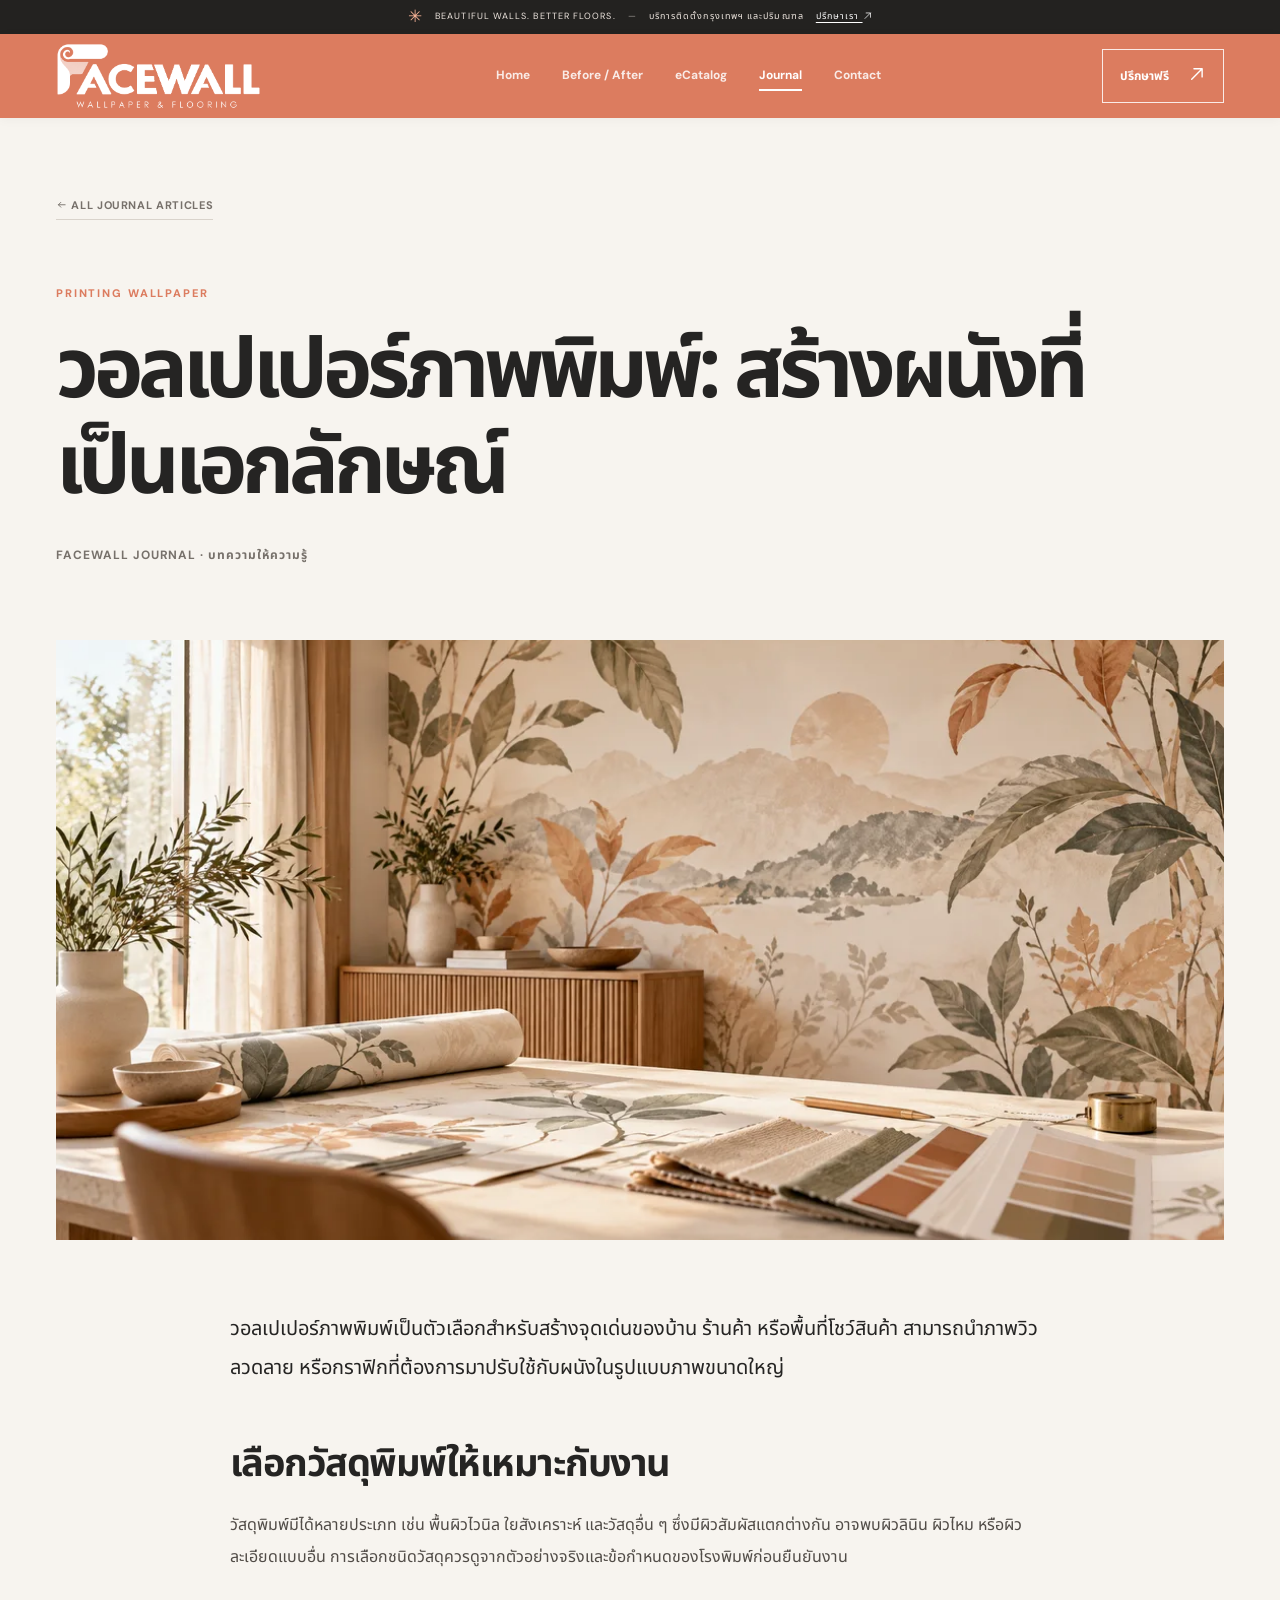
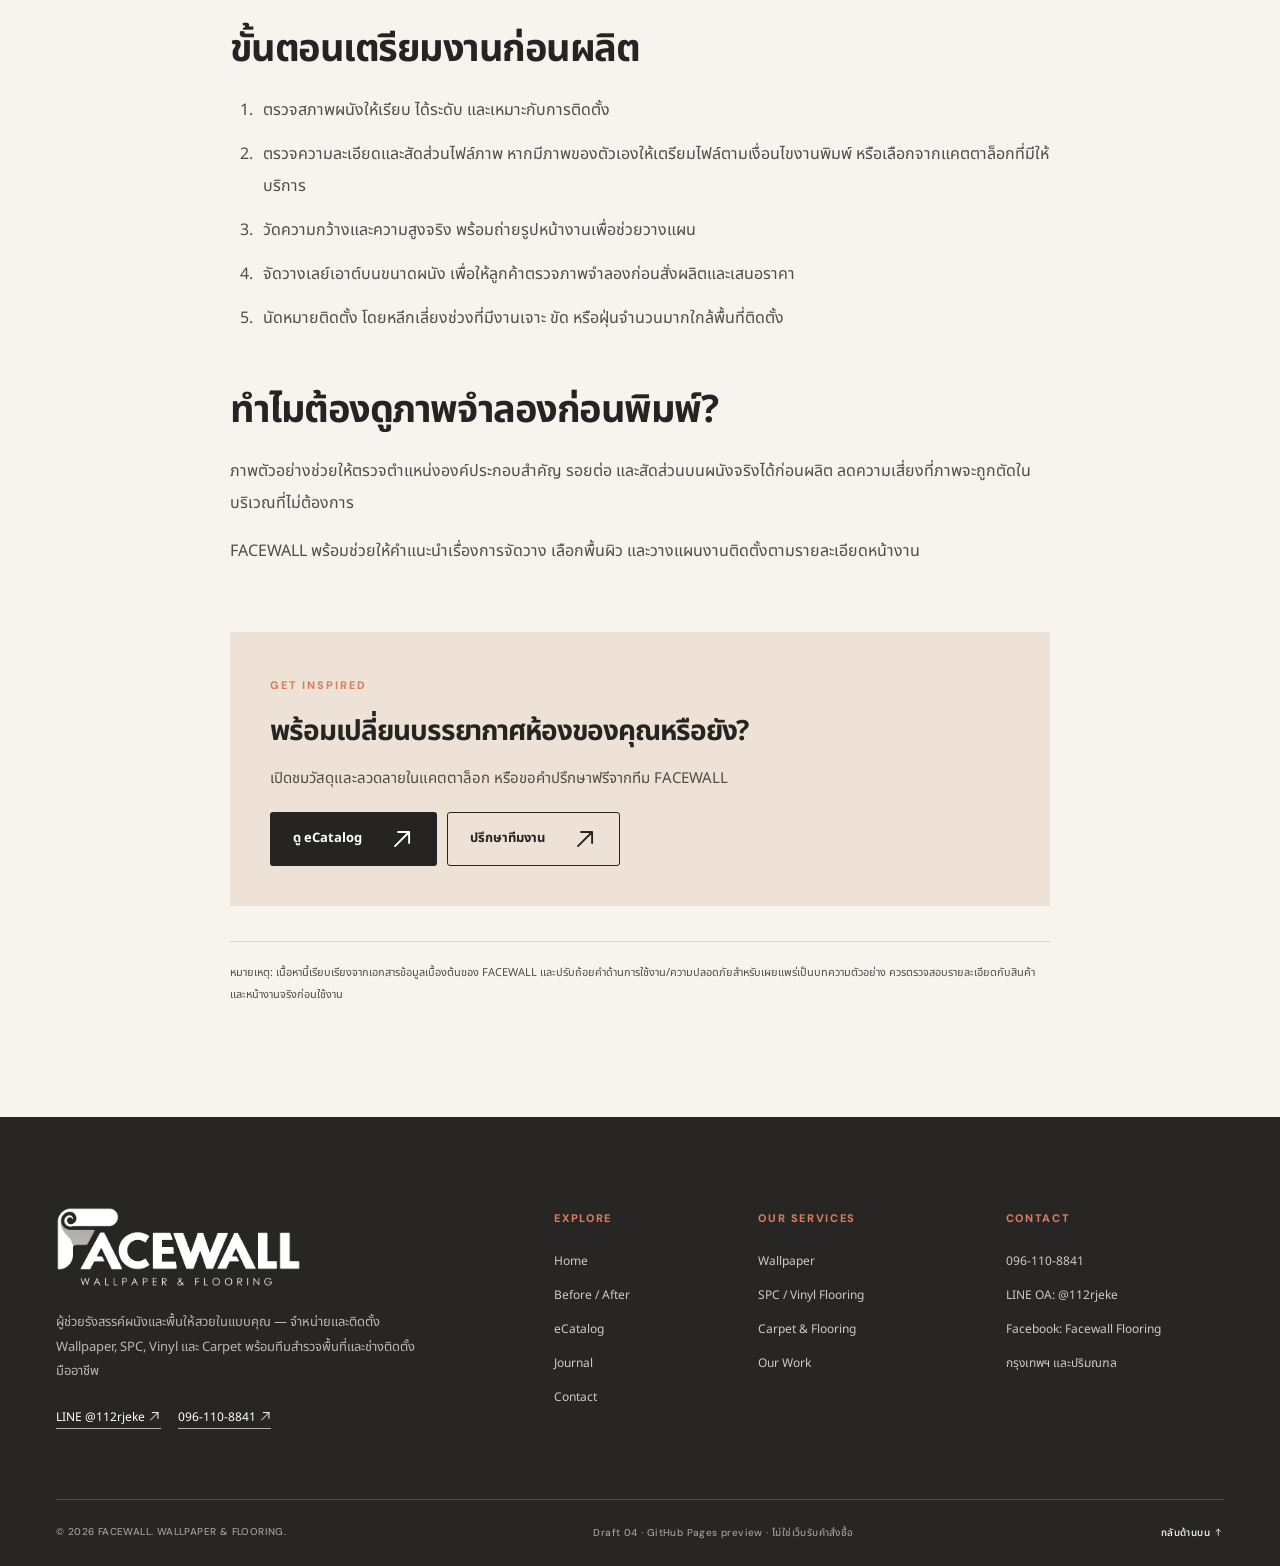
<file: blog-printing-wallpaper.html>
<!DOCTYPE html>

<html lang="th"><head><meta charset="utf-8"/><meta content="width=device-width,initial-scale=1" name="viewport"/>
<title>วอลเปเปอร์ภาพพิมพ์: สร้างผนังที่เป็นเอกลักษณ์ | FACEWALL — Wallpaper &amp; Flooring</title>
<meta content="วอลเปเปอร์ภาพพิมพ์: สร้างผนังที่เป็นเอกลักษณ์ — FACEWALL Journal" name="description"/>
<meta content="noindex,nofollow" name="robots"/><meta content="#DC7C5F" name="theme-color"/>
<meta content="website" property="og:type"/><meta content="วอลเปเปอร์ภาพพิมพ์: สร้างผนังที่เป็นเอกลักษณ์ — FACEWALL" property="og:title"/><meta content="วอลเปเปอร์ภาพพิมพ์: สร้างผนังที่เป็นเอกลักษณ์ — FACEWALL Journal" property="og:description"/>
<link href="assets/favicon.svg" rel="icon" type="image/svg+xml"/>
<link href="https://fonts.googleapis.com" rel="preconnect"/><link crossorigin="" href="https://fonts.gstatic.com" rel="preconnect"/>
<link href="https://fonts.googleapis.com/css2?family=DM+Sans:wght@400;500;600;700;800&amp;family=Noto+Sans+Thai:wght@300;400;500;600;700;800&amp;display=swap" rel="stylesheet"/>
<link href="css/style.css" rel="stylesheet"/></head>
<body data-page="blog"><a class="skip-link" href="#main">ข้ามไปยังเนื้อหา</a>
<div class="announcement"><span class="ann-star">✳︎</span> BEAUTIFUL WALLS. BETTER FLOORS. <span class="ann-divider">—</span> บริการติดตั้งกรุงเทพฯ และปริมณฑล <a href="contact.html">ปรึกษาเรา <svg aria-hidden="true" class="ui-arrow" fill="none" height="19" stroke="currentColor" stroke-linecap="round" stroke-linejoin="round" stroke-width="1.9" viewbox="0 0 24 24" width="19" xmlns="http://www.w3.org/2000/svg"><path d="M5 19 19 5M8 5h11v11"></path></svg></a></div>
<header class="site-header" id="site-header"><div class="header-inner wrap"><a aria-label="FACEWALL หน้าแรก" class="brand" href="index.html"><img alt="FACEWALL Wallpaper &amp; Flooring" height="67" src="assets/logo-white.png" width="206"/></a><nav aria-label="เมนูหลัก" class="site-nav" id="site-nav"><a class="nav-link" href="index.html">Home</a>
<a class="nav-link" href="showcase.html">Before / After</a>
<a class="nav-link" href="catalog.html">eCatalog</a>
<a aria-current="page" class="nav-link is-active" href="blog.html">Journal</a>
<a class="nav-link" href="contact.html">Contact</a></nav><a class="head-cta" href="contact.html">ปรึกษาฟรี <span aria-hidden="true"><svg aria-hidden="true" class="ui-arrow" fill="none" height="19" stroke="currentColor" stroke-linecap="round" stroke-linejoin="round" stroke-width="1.9" viewbox="0 0 24 24" width="19" xmlns="http://www.w3.org/2000/svg"><path d="M5 19 19 5M8 5h11v11"></path></svg></span></a><button aria-controls="site-nav" aria-expanded="false" aria-label="เปิดเมนู" class="menu-toggle" id="menu-toggle"><span></span><span></span></button></div></header>
<main id="main"><section class="article-header"><div class="wrap"><a class="back-link" href="blog.html"><svg aria-hidden="true" class="ui-arrow" fill="none" height="19" stroke="currentColor" stroke-linecap="round" stroke-linejoin="round" stroke-width="1.9" viewbox="0 0 24 24" width="19" xmlns="http://www.w3.org/2000/svg"><path d="M19 12H5m5-5-5 5 5 5"></path></svg> ALL JOURNAL ARTICLES</a><span class="eyebrow">PRINTING WALLPAPER</span><h1>วอลเปเปอร์ภาพพิมพ์: สร้างผนังที่เป็นเอกลักษณ์</h1><p>FACEWALL JOURNAL · บทความให้ความรู้</p></div></section><section class="article-body"><div class="wrap"><img alt="ภาพประกอบบทความ วอลเปเปอร์ภาพพิมพ์: สร้างผนังที่เป็นเอกลักษณ์" class="article-cover" src="assets/blog-printing-cover.webp"/><div class="article-content"><p class="lead">วอลเปเปอร์ภาพพิมพ์เป็นตัวเลือกสำหรับสร้างจุดเด่นของบ้าน ร้านค้า หรือพื้นที่โชว์สินค้า สามารถนำภาพวิว ลวดลาย หรือกราฟิกที่ต้องการมาปรับใช้กับผนังในรูปแบบภาพขนาดใหญ่</p><h2>เลือกวัสดุพิมพ์ให้เหมาะกับงาน</h2><p>วัสดุพิมพ์มีได้หลายประเภท เช่น พื้นผิวไวนิล ใยสังเคราะห์ และวัสดุอื่น ๆ ซึ่งมีผิวสัมผัสแตกต่างกัน อาจพบผิวลินิน ผิวไหม หรือผิวละเอียดแบบอื่น การเลือกชนิดวัสดุควรดูจากตัวอย่างจริงและข้อกำหนดของโรงพิมพ์ก่อนยืนยันงาน</p><h2>ขั้นตอนเตรียมงานก่อนผลิต</h2><ol><li>ตรวจสภาพผนังให้เรียบ ได้ระดับ และเหมาะกับการติดตั้ง</li><li>ตรวจความละเอียดและสัดส่วนไฟล์ภาพ หากมีภาพของตัวเองให้เตรียมไฟล์ตามเงื่อนไขงานพิมพ์ หรือเลือกจากแคตตาล็อกที่มีให้บริการ</li><li>วัดความกว้างและความสูงจริง พร้อมถ่ายรูปหน้างานเพื่อช่วยวางแผน</li><li>จัดวางเลย์เอาต์บนขนาดผนัง เพื่อให้ลูกค้าตรวจภาพจำลองก่อนสั่งผลิตและเสนอราคา</li><li>นัดหมายติดตั้ง โดยหลีกเลี่ยงช่วงที่มีงานเจาะ ขัด หรือฝุ่นจำนวนมากใกล้พื้นที่ติดตั้ง</li></ol><h2>ทำไมต้องดูภาพจำลองก่อนพิมพ์?</h2><p>ภาพตัวอย่างช่วยให้ตรวจตำแหน่งองค์ประกอบสำคัญ รอยต่อ และสัดส่วนบนผนังจริงได้ก่อนผลิต ลดความเสี่ยงที่ภาพจะถูกตัดในบริเวณที่ไม่ต้องการ</p><p>FACEWALL พร้อมช่วยให้คำแนะนำเรื่องการจัดวาง เลือกพื้นผิว และวางแผนงานติดตั้งตามรายละเอียดหน้างาน</p><div class="article-callout"><span class="eyebrow">GET INSPIRED</span><h2>พร้อมเปลี่ยนบรรยากาศห้องของคุณหรือยัง?</h2><p>เปิดชมวัสดุและลวดลายในแคตตาล็อก หรือขอคำปรึกษาฟรีจากทีม FACEWALL</p><div class="buttons"><a class="btn btn-dark" href="catalog.html">ดู eCatalog <span aria-hidden="true" class="arr"><svg aria-hidden="true" class="ui-arrow" fill="none" height="19" stroke="currentColor" stroke-linecap="round" stroke-linejoin="round" stroke-width="1.9" viewbox="0 0 24 24" width="19" xmlns="http://www.w3.org/2000/svg"><path d="M5 19 19 5M8 5h11v11"></path></svg></span></a><a class="btn btn-outline" href="contact.html">ปรึกษาทีมงาน <span aria-hidden="true" class="arr"><svg aria-hidden="true" class="ui-arrow" fill="none" height="19" stroke="currentColor" stroke-linecap="round" stroke-linejoin="round" stroke-width="1.9" viewbox="0 0 24 24" width="19" xmlns="http://www.w3.org/2000/svg"><path d="M5 19 19 5M8 5h11v11"></path></svg></span></a></div></div><p class="article-note">หมายเหตุ: เนื้อหานี้เรียบเรียงจากเอกสารข้อมูลเบื้องต้นของ FACEWALL และปรับถ้อยคำด้านการใช้งาน/ความปลอดภัยสำหรับเผยแพร่เป็นบทความตัวอย่าง ควรตรวจสอบรายละเอียดกับสินค้าและหน้างานจริงก่อนใช้งาน</p></div></div></section></main>
<footer class="footer"><div class="wrap"><div class="footer-main"><div class="footer-info"><a class="footer-brand" href="index.html"><img alt="FACEWALL" height="88" src="assets/logo-white.png" width="270"/></a><p>ผู้ช่วยรังสรรค์ผนังและพื้นให้สวยในแบบคุณ — จำหน่ายและติดตั้ง Wallpaper, SPC, Vinyl และ Carpet พร้อมทีมสำรวจพื้นที่และช่างติดตั้งมืออาชีพ</p><div class="footer-social"><a href="https://line.me/R/ti/p/%40112rjeke" rel="noopener noreferrer" target="_blank">LINE @112rjeke <svg aria-hidden="true" class="ui-arrow" fill="none" height="19" stroke="currentColor" stroke-linecap="round" stroke-linejoin="round" stroke-width="1.9" viewbox="0 0 24 24" width="19" xmlns="http://www.w3.org/2000/svg"><path d="M5 19 19 5M8 5h11v11"></path></svg></a><a href="tel:0961108841">096-110-8841 <svg aria-hidden="true" class="ui-arrow" fill="none" height="19" stroke="currentColor" stroke-linecap="round" stroke-linejoin="round" stroke-width="1.9" viewbox="0 0 24 24" width="19" xmlns="http://www.w3.org/2000/svg"><path d="M5 19 19 5M8 5h11v11"></path></svg></a></div></div><div class="footer-links"><h3>EXPLORE</h3><a href="index.html">Home</a><a href="showcase.html">Before / After</a><a href="catalog.html">eCatalog</a><a href="blog.html">Journal</a><a href="contact.html">Contact</a></div><div class="footer-links"><h3>OUR SERVICES</h3><a href="catalog.html?category=wallpaper">Wallpaper</a><a href="catalog.html?category=flooring">SPC / Vinyl Flooring</a><a href="catalog.html?category=flooring">Carpet &amp; Flooring</a><a href="showcase.html">Our Work</a></div><div class="footer-links"><h3>CONTACT</h3><a href="tel:0961108841">096-110-8841</a><a href="https://line.me/R/ti/p/%40112rjeke" rel="noopener noreferrer" target="_blank">LINE OA: @112rjeke</a><span>Facebook: Facewall Flooring</span><span>กรุงเทพฯ และปริมณฑล</span></div></div><div class="footer-bottom"><span>© 2026 FACEWALL. WALLPAPER &amp; FLOORING.</span><span>Draft 04 · GitHub Pages preview · ไม่ใช่เว็บรับคำสั่งซื้อ</span><a href="#main">กลับด้านบน <svg aria-hidden="true" class="ui-arrow" fill="none" height="19" stroke="currentColor" stroke-linecap="round" stroke-linejoin="round" stroke-width="1.9" viewbox="0 0 24 24" width="19" xmlns="http://www.w3.org/2000/svg"><path d="M12 19V5m-5 5 5-5 5 5"></path></svg></a></div></div></footer>
<div aria-live="polite" class="toast" id="toast" role="status"></div>
<script defer="" src="js/config.js"></script><script defer="" src="js/catalogs.js"></script><script defer="" src="js/site.js"></script><a aria-label="ปรึกษาทีมงาน FACEWALL ฟรี" class="sticky-lead" href="contact.html#inquiry-form"><svg aria-hidden="true" fill="none" height="18" stroke="currentColor" stroke-linecap="round" stroke-linejoin="round" stroke-width="1.9" viewbox="0 0 24 24" width="18"><path d="M5 19 19 5M8 5h11v11"></path></svg><span>ปรึกษาฟรี / ขอราคางาน</span></a></body></html>
</file>
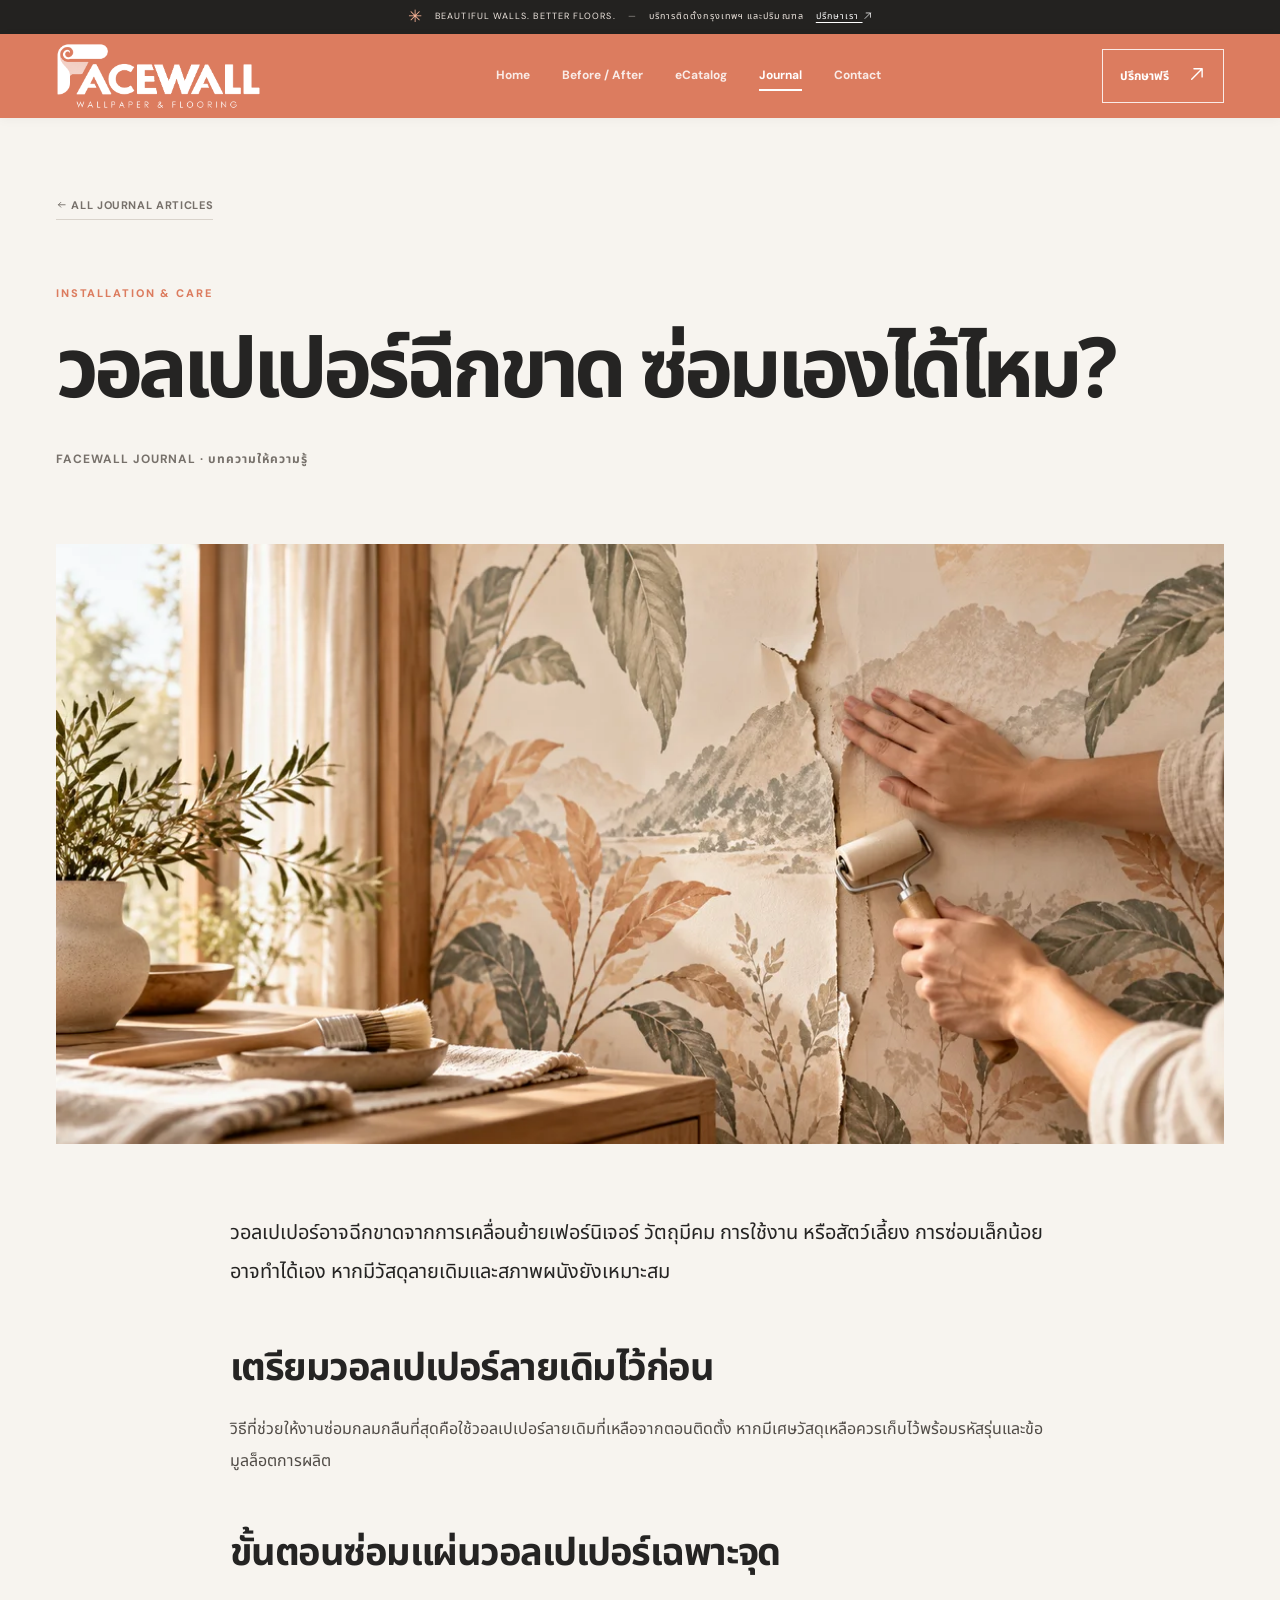
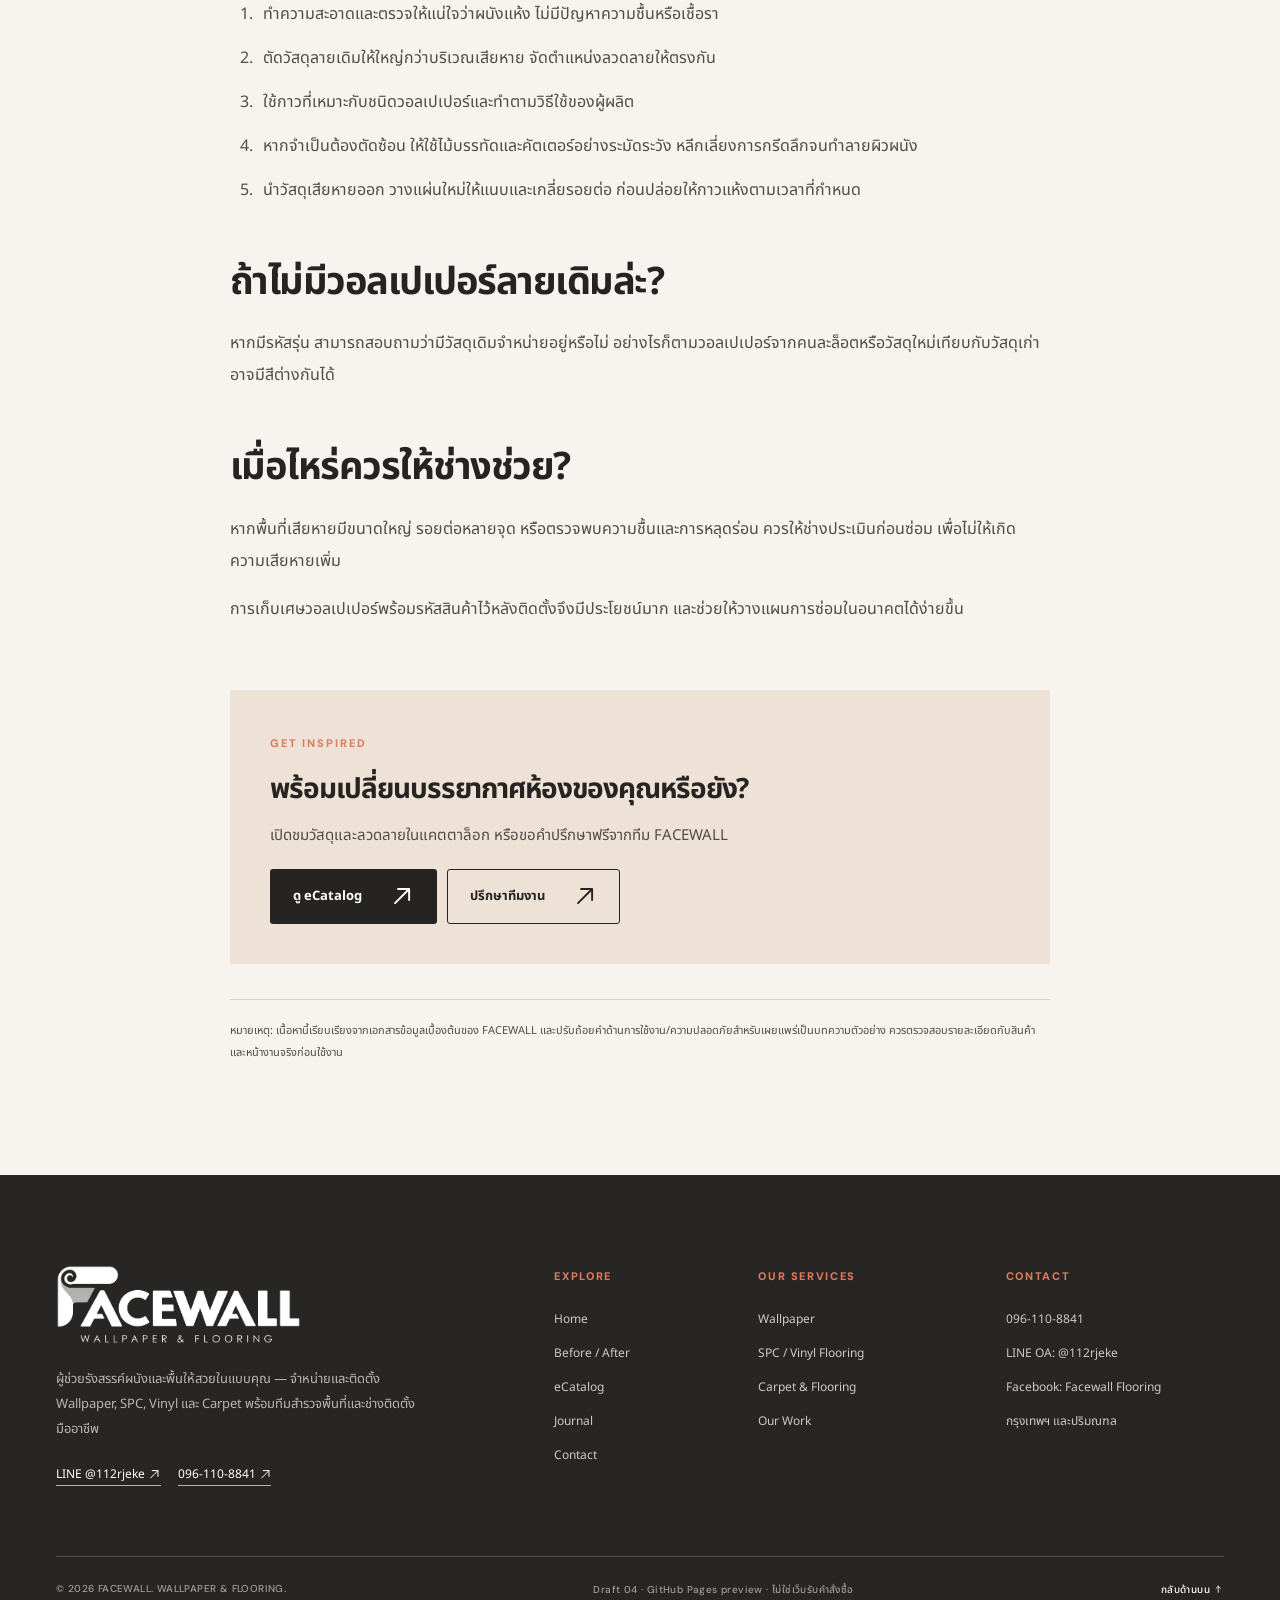
<file: blog-repair-wallpaper.html>
<!DOCTYPE html>

<html lang="th"><head><meta charset="utf-8"/><meta content="width=device-width,initial-scale=1" name="viewport"/>
<title>วอลเปเปอร์ฉีกขาด ซ่อมเองได้ไหม? | FACEWALL — Wallpaper &amp; Flooring</title>
<meta content="วอลเปเปอร์ฉีกขาด ซ่อมเองได้ไหม? — FACEWALL Journal" name="description"/>
<meta content="noindex,nofollow" name="robots"/><meta content="#DC7C5F" name="theme-color"/>
<meta content="website" property="og:type"/><meta content="วอลเปเปอร์ฉีกขาด ซ่อมเองได้ไหม? — FACEWALL" property="og:title"/><meta content="วอลเปเปอร์ฉีกขาด ซ่อมเองได้ไหม? — FACEWALL Journal" property="og:description"/>
<link href="assets/favicon.svg" rel="icon" type="image/svg+xml"/>
<link href="https://fonts.googleapis.com" rel="preconnect"/><link crossorigin="" href="https://fonts.gstatic.com" rel="preconnect"/>
<link href="https://fonts.googleapis.com/css2?family=DM+Sans:wght@400;500;600;700;800&amp;family=Noto+Sans+Thai:wght@300;400;500;600;700;800&amp;display=swap" rel="stylesheet"/>
<link href="css/style.css" rel="stylesheet"/></head>
<body data-page="blog"><a class="skip-link" href="#main">ข้ามไปยังเนื้อหา</a>
<div class="announcement"><span class="ann-star">✳︎</span> BEAUTIFUL WALLS. BETTER FLOORS. <span class="ann-divider">—</span> บริการติดตั้งกรุงเทพฯ และปริมณฑล <a href="contact.html">ปรึกษาเรา <svg aria-hidden="true" class="ui-arrow" fill="none" height="19" stroke="currentColor" stroke-linecap="round" stroke-linejoin="round" stroke-width="1.9" viewbox="0 0 24 24" width="19" xmlns="http://www.w3.org/2000/svg"><path d="M5 19 19 5M8 5h11v11"></path></svg></a></div>
<header class="site-header" id="site-header"><div class="header-inner wrap"><a aria-label="FACEWALL หน้าแรก" class="brand" href="index.html"><img alt="FACEWALL Wallpaper &amp; Flooring" height="67" src="assets/logo-white.png" width="206"/></a><nav aria-label="เมนูหลัก" class="site-nav" id="site-nav"><a class="nav-link" href="index.html">Home</a>
<a class="nav-link" href="showcase.html">Before / After</a>
<a class="nav-link" href="catalog.html">eCatalog</a>
<a aria-current="page" class="nav-link is-active" href="blog.html">Journal</a>
<a class="nav-link" href="contact.html">Contact</a></nav><a class="head-cta" href="contact.html">ปรึกษาฟรี <span aria-hidden="true"><svg aria-hidden="true" class="ui-arrow" fill="none" height="19" stroke="currentColor" stroke-linecap="round" stroke-linejoin="round" stroke-width="1.9" viewbox="0 0 24 24" width="19" xmlns="http://www.w3.org/2000/svg"><path d="M5 19 19 5M8 5h11v11"></path></svg></span></a><button aria-controls="site-nav" aria-expanded="false" aria-label="เปิดเมนู" class="menu-toggle" id="menu-toggle"><span></span><span></span></button></div></header>
<main id="main"><section class="article-header"><div class="wrap"><a class="back-link" href="blog.html"><svg aria-hidden="true" class="ui-arrow" fill="none" height="19" stroke="currentColor" stroke-linecap="round" stroke-linejoin="round" stroke-width="1.9" viewbox="0 0 24 24" width="19" xmlns="http://www.w3.org/2000/svg"><path d="M19 12H5m5-5-5 5 5 5"></path></svg> ALL JOURNAL ARTICLES</a><span class="eyebrow">INSTALLATION &amp; CARE</span><h1>วอลเปเปอร์ฉีกขาด ซ่อมเองได้ไหม?</h1><p>FACEWALL JOURNAL · บทความให้ความรู้</p></div></section><section class="article-body"><div class="wrap"><img alt="ภาพประกอบบทความ วอลเปเปอร์ฉีกขาด ซ่อมเองได้ไหม?" class="article-cover" src="assets/blog-repair-cover.webp"/><div class="article-content"><p class="lead">วอลเปเปอร์อาจฉีกขาดจากการเคลื่อนย้ายเฟอร์นิเจอร์ วัตถุมีคม การใช้งาน หรือสัตว์เลี้ยง การซ่อมเล็กน้อยอาจทำได้เอง หากมีวัสดุลายเดิมและสภาพผนังยังเหมาะสม</p><h2>เตรียมวอลเปเปอร์ลายเดิมไว้ก่อน</h2><p>วิธีที่ช่วยให้งานซ่อมกลมกลืนที่สุดคือใช้วอลเปเปอร์ลายเดิมที่เหลือจากตอนติดตั้ง หากมีเศษวัสดุเหลือควรเก็บไว้พร้อมรหัสรุ่นและข้อมูลล็อตการผลิต</p><h2>ขั้นตอนซ่อมแผ่นวอลเปเปอร์เฉพาะจุด</h2><ol><li>ทำความสะอาดและตรวจให้แน่ใจว่าผนังแห้ง ไม่มีปัญหาความชื้นหรือเชื้อรา</li><li>ตัดวัสดุลายเดิมให้ใหญ่กว่าบริเวณเสียหาย จัดตำแหน่งลวดลายให้ตรงกัน</li><li>ใช้กาวที่เหมาะกับชนิดวอลเปเปอร์และทำตามวิธีใช้ของผู้ผลิต</li><li>หากจำเป็นต้องตัดซ้อน ให้ใช้ไม้บรรทัดและคัตเตอร์อย่างระมัดระวัง หลีกเลี่ยงการกรีดลึกจนทำลายผิวผนัง</li><li>นำวัสดุเสียหายออก วางแผ่นใหม่ให้แนบและเกลี่ยรอยต่อ ก่อนปล่อยให้กาวแห้งตามเวลาที่กำหนด</li></ol><h2>ถ้าไม่มีวอลเปเปอร์ลายเดิมล่ะ?</h2><p>หากมีรหัสรุ่น สามารถสอบถามว่ามีวัสดุเดิมจำหน่ายอยู่หรือไม่ อย่างไรก็ตามวอลเปเปอร์จากคนละล็อตหรือวัสดุใหม่เทียบกับวัสดุเก่าอาจมีสีต่างกันได้</p><h2>เมื่อไหร่ควรให้ช่างช่วย?</h2><p>หากพื้นที่เสียหายมีขนาดใหญ่ รอยต่อหลายจุด หรือตรวจพบความชื้นและการหลุดร่อน ควรให้ช่างประเมินก่อนซ่อม เพื่อไม่ให้เกิดความเสียหายเพิ่ม</p><p>การเก็บเศษวอลเปเปอร์พร้อมรหัสสินค้าไว้หลังติดตั้งจึงมีประโยชน์มาก และช่วยให้วางแผนการซ่อมในอนาคตได้ง่ายขึ้น</p><div class="article-callout"><span class="eyebrow">GET INSPIRED</span><h2>พร้อมเปลี่ยนบรรยากาศห้องของคุณหรือยัง?</h2><p>เปิดชมวัสดุและลวดลายในแคตตาล็อก หรือขอคำปรึกษาฟรีจากทีม FACEWALL</p><div class="buttons"><a class="btn btn-dark" href="catalog.html">ดู eCatalog <span aria-hidden="true" class="arr"><svg aria-hidden="true" class="ui-arrow" fill="none" height="19" stroke="currentColor" stroke-linecap="round" stroke-linejoin="round" stroke-width="1.9" viewbox="0 0 24 24" width="19" xmlns="http://www.w3.org/2000/svg"><path d="M5 19 19 5M8 5h11v11"></path></svg></span></a><a class="btn btn-outline" href="contact.html">ปรึกษาทีมงาน <span aria-hidden="true" class="arr"><svg aria-hidden="true" class="ui-arrow" fill="none" height="19" stroke="currentColor" stroke-linecap="round" stroke-linejoin="round" stroke-width="1.9" viewbox="0 0 24 24" width="19" xmlns="http://www.w3.org/2000/svg"><path d="M5 19 19 5M8 5h11v11"></path></svg></span></a></div></div><p class="article-note">หมายเหตุ: เนื้อหานี้เรียบเรียงจากเอกสารข้อมูลเบื้องต้นของ FACEWALL และปรับถ้อยคำด้านการใช้งาน/ความปลอดภัยสำหรับเผยแพร่เป็นบทความตัวอย่าง ควรตรวจสอบรายละเอียดกับสินค้าและหน้างานจริงก่อนใช้งาน</p></div></div></section></main>
<footer class="footer"><div class="wrap"><div class="footer-main"><div class="footer-info"><a class="footer-brand" href="index.html"><img alt="FACEWALL" height="88" src="assets/logo-white.png" width="270"/></a><p>ผู้ช่วยรังสรรค์ผนังและพื้นให้สวยในแบบคุณ — จำหน่ายและติดตั้ง Wallpaper, SPC, Vinyl และ Carpet พร้อมทีมสำรวจพื้นที่และช่างติดตั้งมืออาชีพ</p><div class="footer-social"><a href="https://line.me/R/ti/p/%40112rjeke" rel="noopener noreferrer" target="_blank">LINE @112rjeke <svg aria-hidden="true" class="ui-arrow" fill="none" height="19" stroke="currentColor" stroke-linecap="round" stroke-linejoin="round" stroke-width="1.9" viewbox="0 0 24 24" width="19" xmlns="http://www.w3.org/2000/svg"><path d="M5 19 19 5M8 5h11v11"></path></svg></a><a href="tel:0961108841">096-110-8841 <svg aria-hidden="true" class="ui-arrow" fill="none" height="19" stroke="currentColor" stroke-linecap="round" stroke-linejoin="round" stroke-width="1.9" viewbox="0 0 24 24" width="19" xmlns="http://www.w3.org/2000/svg"><path d="M5 19 19 5M8 5h11v11"></path></svg></a></div></div><div class="footer-links"><h3>EXPLORE</h3><a href="index.html">Home</a><a href="showcase.html">Before / After</a><a href="catalog.html">eCatalog</a><a href="blog.html">Journal</a><a href="contact.html">Contact</a></div><div class="footer-links"><h3>OUR SERVICES</h3><a href="catalog.html?category=wallpaper">Wallpaper</a><a href="catalog.html?category=flooring">SPC / Vinyl Flooring</a><a href="catalog.html?category=flooring">Carpet &amp; Flooring</a><a href="showcase.html">Our Work</a></div><div class="footer-links"><h3>CONTACT</h3><a href="tel:0961108841">096-110-8841</a><a href="https://line.me/R/ti/p/%40112rjeke" rel="noopener noreferrer" target="_blank">LINE OA: @112rjeke</a><span>Facebook: Facewall Flooring</span><span>กรุงเทพฯ และปริมณฑล</span></div></div><div class="footer-bottom"><span>© 2026 FACEWALL. WALLPAPER &amp; FLOORING.</span><span>Draft 04 · GitHub Pages preview · ไม่ใช่เว็บรับคำสั่งซื้อ</span><a href="#main">กลับด้านบน <svg aria-hidden="true" class="ui-arrow" fill="none" height="19" stroke="currentColor" stroke-linecap="round" stroke-linejoin="round" stroke-width="1.9" viewbox="0 0 24 24" width="19" xmlns="http://www.w3.org/2000/svg"><path d="M12 19V5m-5 5 5-5 5 5"></path></svg></a></div></div></footer>
<div aria-live="polite" class="toast" id="toast" role="status"></div>
<script defer="" src="js/config.js"></script><script defer="" src="js/catalogs.js"></script><script defer="" src="js/site.js"></script><a aria-label="ปรึกษาทีมงาน FACEWALL ฟรี" class="sticky-lead" href="contact.html#inquiry-form"><svg aria-hidden="true" fill="none" height="18" stroke="currentColor" stroke-linecap="round" stroke-linejoin="round" stroke-width="1.9" viewbox="0 0 24 24" width="18"><path d="M5 19 19 5M8 5h11v11"></path></svg><span>ปรึกษาฟรี / ขอราคางาน</span></a></body></html>
</file>
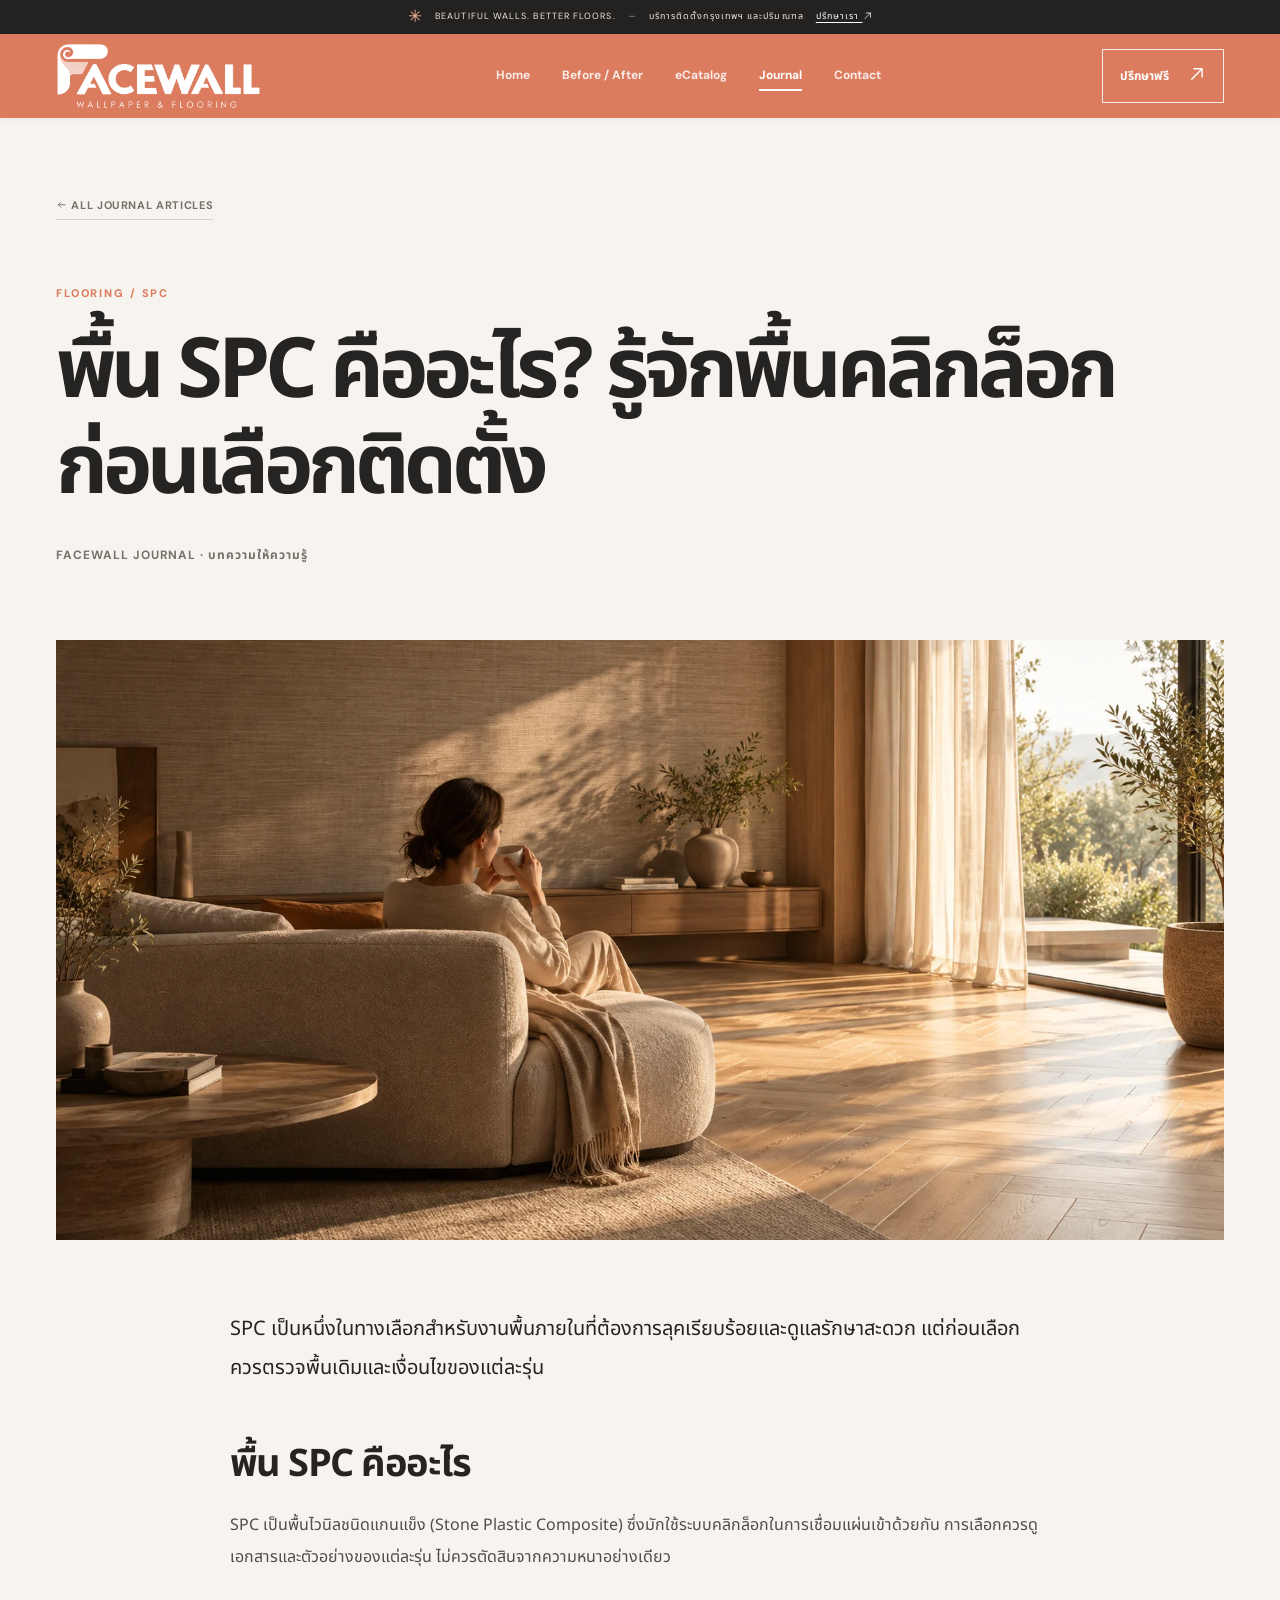
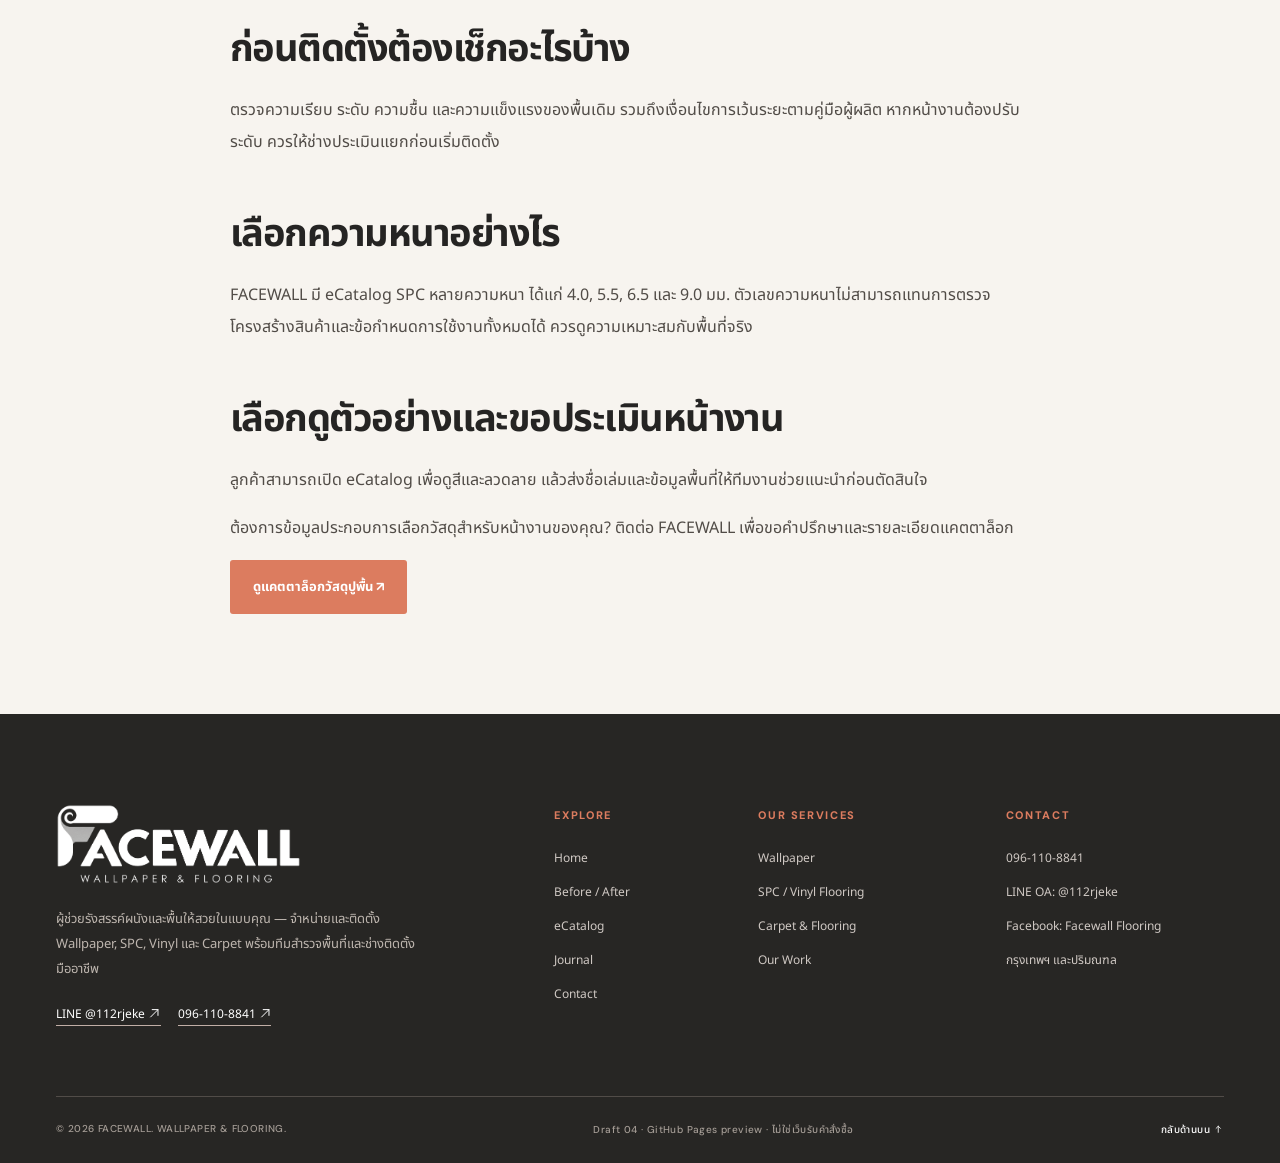
<file: blog-spc-flooring.html>
<!DOCTYPE html>

<html lang="th"><head><meta charset="utf-8"/><meta content="width=device-width,initial-scale=1" name="viewport"/>
<title>พื้น SPC คืออะไร? รู้จักพื้นคลิกล็อกก่อนเลือกติดตั้ง | FACEWALL Journal</title>
<meta content="SPC เป็นหนึ่งในทางเลือกสำหรับงานพื้นภายในที่ต้องการลุคเรียบร้อยและดูแลรักษาสะดวก แต่ก่อนเลือกควรตรวจพื้นเดิมและเงื่อนไขของแต่ละรุ่น" name="description"/>
<meta content="noindex,nofollow" name="robots"/><meta content="#DC7C5F" name="theme-color"/>
<meta content="website" property="og:type"/><meta content="ติดวอลเปเปอร์หรือทาสี แบบไหนเหมาะกับบ้านคุณ? — FACEWALL" property="og:title"/><meta content="ติดวอลเปเปอร์หรือทาสี แบบไหนเหมาะกับบ้านคุณ? — FACEWALL Journal" property="og:description"/>
<link href="assets/favicon.svg" rel="icon" type="image/svg+xml"/>
<link href="https://fonts.googleapis.com" rel="preconnect"/><link crossorigin="" href="https://fonts.gstatic.com" rel="preconnect"/>
<link href="https://fonts.googleapis.com/css2?family=DM+Sans:wght@400;500;600;700;800&amp;family=Noto+Sans+Thai:wght@300;400;500;600;700;800&amp;display=swap" rel="stylesheet"/>
<link href="css/style.css" rel="stylesheet"/></head>
<body data-page="blog"><a class="skip-link" href="#main">ข้ามไปยังเนื้อหา</a>
<div class="announcement"><span class="ann-star">✳︎</span> BEAUTIFUL WALLS. BETTER FLOORS. <span class="ann-divider">—</span> บริการติดตั้งกรุงเทพฯ และปริมณฑล <a href="contact.html">ปรึกษาเรา <svg aria-hidden="true" class="ui-arrow" fill="none" height="19" stroke="currentColor" stroke-linecap="round" stroke-linejoin="round" stroke-width="1.9" viewbox="0 0 24 24" width="19" xmlns="http://www.w3.org/2000/svg"><path d="M5 19 19 5M8 5h11v11"></path></svg></a></div>
<header class="site-header" id="site-header"><div class="header-inner wrap"><a aria-label="FACEWALL หน้าแรก" class="brand" href="index.html"><img alt="FACEWALL Wallpaper &amp; Flooring" height="67" src="assets/logo-white.png" width="206"/></a><nav aria-label="เมนูหลัก" class="site-nav" id="site-nav"><a class="nav-link" href="index.html">Home</a>
<a class="nav-link" href="showcase.html">Before / After</a>
<a class="nav-link" href="catalog.html">eCatalog</a>
<a aria-current="page" class="nav-link is-active" href="blog.html">Journal</a>
<a class="nav-link" href="contact.html">Contact</a></nav><a class="head-cta" href="contact.html">ปรึกษาฟรี <span aria-hidden="true"><svg aria-hidden="true" class="ui-arrow" fill="none" height="19" stroke="currentColor" stroke-linecap="round" stroke-linejoin="round" stroke-width="1.9" viewbox="0 0 24 24" width="19" xmlns="http://www.w3.org/2000/svg"><path d="M5 19 19 5M8 5h11v11"></path></svg></span></a><button aria-controls="site-nav" aria-expanded="false" aria-label="เปิดเมนู" class="menu-toggle" id="menu-toggle"><span></span><span></span></button></div></header>
<main id="main"><section class="article-header"><div class="wrap"><a class="back-link" href="blog.html"><svg aria-hidden="true" class="ui-arrow" fill="none" height="19" stroke="currentColor" stroke-linecap="round" stroke-linejoin="round" stroke-width="1.9" viewbox="0 0 24 24" width="19" xmlns="http://www.w3.org/2000/svg"><path d="M19 12H5m5-5-5 5 5 5"></path></svg> ALL JOURNAL ARTICLES</a><span class="eyebrow">FLOORING / SPC</span><h1>พื้น SPC คืออะไร? รู้จักพื้นคลิกล็อกก่อนเลือกติดตั้ง</h1><p>FACEWALL JOURNAL · บทความให้ความรู้</p></div></section><section class="article-body"><div class="wrap"><img alt="พื้น SPC คืออะไร? รู้จักพื้นคลิกล็อกก่อนเลือกติดตั้ง" class="article-cover" src="assets/hero-d03-desktop.webp"/><div class="article-content"><p class="lead">SPC เป็นหนึ่งในทางเลือกสำหรับงานพื้นภายในที่ต้องการลุคเรียบร้อยและดูแลรักษาสะดวก แต่ก่อนเลือกควรตรวจพื้นเดิมและเงื่อนไขของแต่ละรุ่น</p><h2>พื้น SPC คืออะไร</h2><p>SPC เป็นพื้นไวนิลชนิดแกนแข็ง (Stone Plastic Composite) ซึ่งมักใช้ระบบคลิกล็อกในการเชื่อมแผ่นเข้าด้วยกัน การเลือกควรดูเอกสารและตัวอย่างของแต่ละรุ่น ไม่ควรตัดสินจากความหนาอย่างเดียว</p><h2>ก่อนติดตั้งต้องเช็กอะไรบ้าง</h2><p>ตรวจความเรียบ ระดับ ความชื้น และความแข็งแรงของพื้นเดิม รวมถึงเงื่อนไขการเว้นระยะตามคู่มือผู้ผลิต หากหน้างานต้องปรับระดับ ควรให้ช่างประเมินแยกก่อนเริ่มติดตั้ง</p><h2>เลือกความหนาอย่างไร</h2><p>FACEWALL มี eCatalog SPC หลายความหนา ได้แก่ 4.0, 5.5, 6.5 และ 9.0 มม. ตัวเลขความหนาไม่สามารถแทนการตรวจโครงสร้างสินค้าและข้อกำหนดการใช้งานทั้งหมดได้ ควรดูความเหมาะสมกับพื้นที่จริง</p><h2>เลือกดูตัวอย่างและขอประเมินหน้างาน</h2><p>ลูกค้าสามารถเปิด eCatalog เพื่อดูสีและลวดลาย แล้วส่งชื่อเล่มและข้อมูลพื้นที่ให้ทีมงานช่วยแนะนำก่อนตัดสินใจ</p><p>ต้องการข้อมูลประกอบการเลือกวัสดุสำหรับหน้างานของคุณ? ติดต่อ FACEWALL เพื่อขอคำปรึกษาและรายละเอียดแคตตาล็อก</p><a class="btn btn-coral" href="catalog.html?category=flooring">ดูแคตตาล็อกวัสดุปูพื้น ↗</a></div></div></section></main>
<footer class="footer"><div class="wrap"><div class="footer-main"><div class="footer-info"><a class="footer-brand" href="index.html"><img alt="FACEWALL" height="88" src="assets/logo-white.png" width="270"/></a><p>ผู้ช่วยรังสรรค์ผนังและพื้นให้สวยในแบบคุณ — จำหน่ายและติดตั้ง Wallpaper, SPC, Vinyl และ Carpet พร้อมทีมสำรวจพื้นที่และช่างติดตั้งมืออาชีพ</p><div class="footer-social"><a href="https://line.me/R/ti/p/%40112rjeke" rel="noopener noreferrer" target="_blank">LINE @112rjeke <svg aria-hidden="true" class="ui-arrow" fill="none" height="19" stroke="currentColor" stroke-linecap="round" stroke-linejoin="round" stroke-width="1.9" viewbox="0 0 24 24" width="19" xmlns="http://www.w3.org/2000/svg"><path d="M5 19 19 5M8 5h11v11"></path></svg></a><a href="tel:0961108841">096-110-8841 <svg aria-hidden="true" class="ui-arrow" fill="none" height="19" stroke="currentColor" stroke-linecap="round" stroke-linejoin="round" stroke-width="1.9" viewbox="0 0 24 24" width="19" xmlns="http://www.w3.org/2000/svg"><path d="M5 19 19 5M8 5h11v11"></path></svg></a></div></div><div class="footer-links"><h3>EXPLORE</h3><a href="index.html">Home</a><a href="showcase.html">Before / After</a><a href="catalog.html">eCatalog</a><a href="blog.html">Journal</a><a href="contact.html">Contact</a></div><div class="footer-links"><h3>OUR SERVICES</h3><a href="catalog.html?category=wallpaper">Wallpaper</a><a href="catalog.html?category=flooring">SPC / Vinyl Flooring</a><a href="catalog.html?category=flooring">Carpet &amp; Flooring</a><a href="showcase.html">Our Work</a></div><div class="footer-links"><h3>CONTACT</h3><a href="tel:0961108841">096-110-8841</a><a href="https://line.me/R/ti/p/%40112rjeke" rel="noopener noreferrer" target="_blank">LINE OA: @112rjeke</a><span>Facebook: Facewall Flooring</span><span>กรุงเทพฯ และปริมณฑล</span></div></div><div class="footer-bottom"><span>© 2026 FACEWALL. WALLPAPER &amp; FLOORING.</span><span>Draft 04 · GitHub Pages preview · ไม่ใช่เว็บรับคำสั่งซื้อ</span><a href="#main">กลับด้านบน <svg aria-hidden="true" class="ui-arrow" fill="none" height="19" stroke="currentColor" stroke-linecap="round" stroke-linejoin="round" stroke-width="1.9" viewbox="0 0 24 24" width="19" xmlns="http://www.w3.org/2000/svg"><path d="M12 19V5m-5 5 5-5 5 5"></path></svg></a></div></div></footer>
<div aria-live="polite" class="toast" id="toast" role="status"></div>
<script defer="" src="js/config.js"></script><script defer="" src="js/catalogs.js"></script><script defer="" src="js/site.js"></script><a aria-label="ปรึกษาทีมงาน FACEWALL ฟรี" class="sticky-lead" href="contact.html#inquiry-form"><svg aria-hidden="true" fill="none" height="18" stroke="currentColor" stroke-linecap="round" stroke-linejoin="round" stroke-width="1.9" viewbox="0 0 24 24" width="18"><path d="M5 19 19 5M8 5h11v11"></path></svg><span>ปรึกษาฟรี / ขอราคางาน</span></a></body></html>
</file>
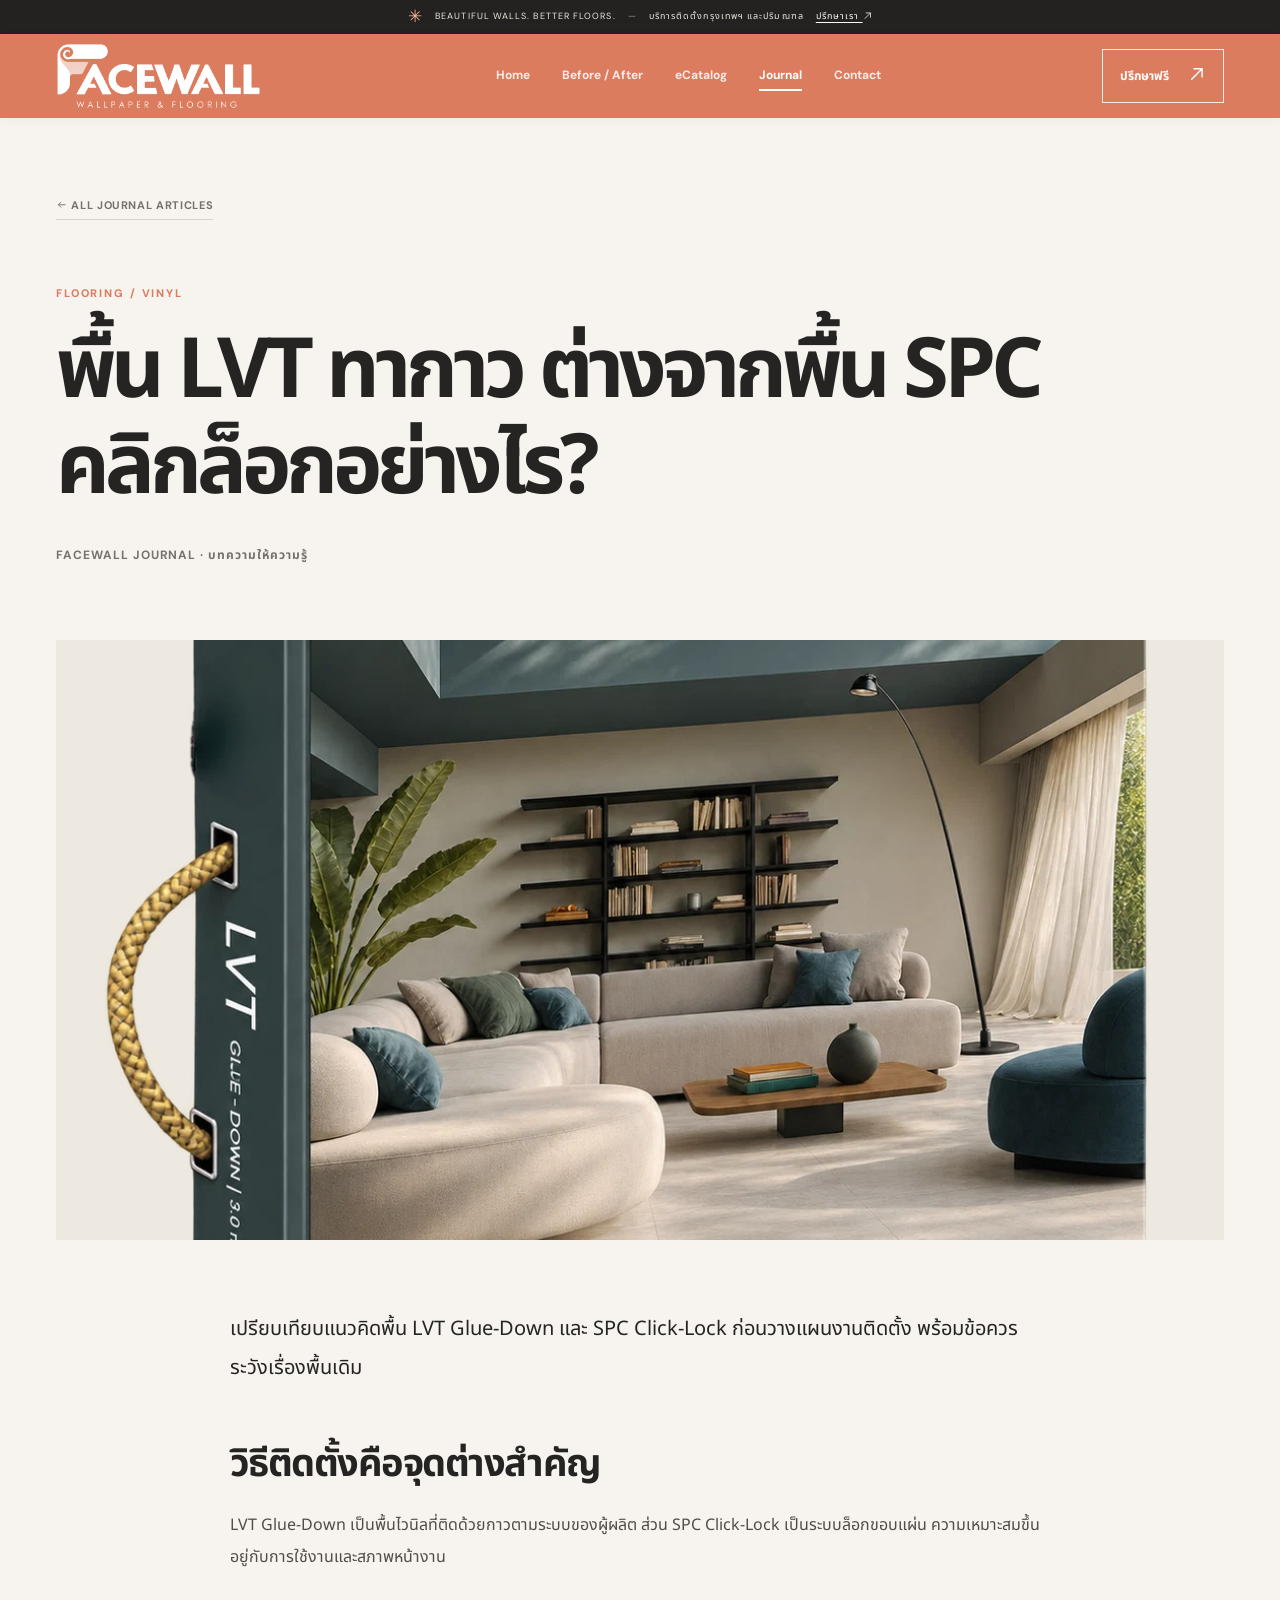
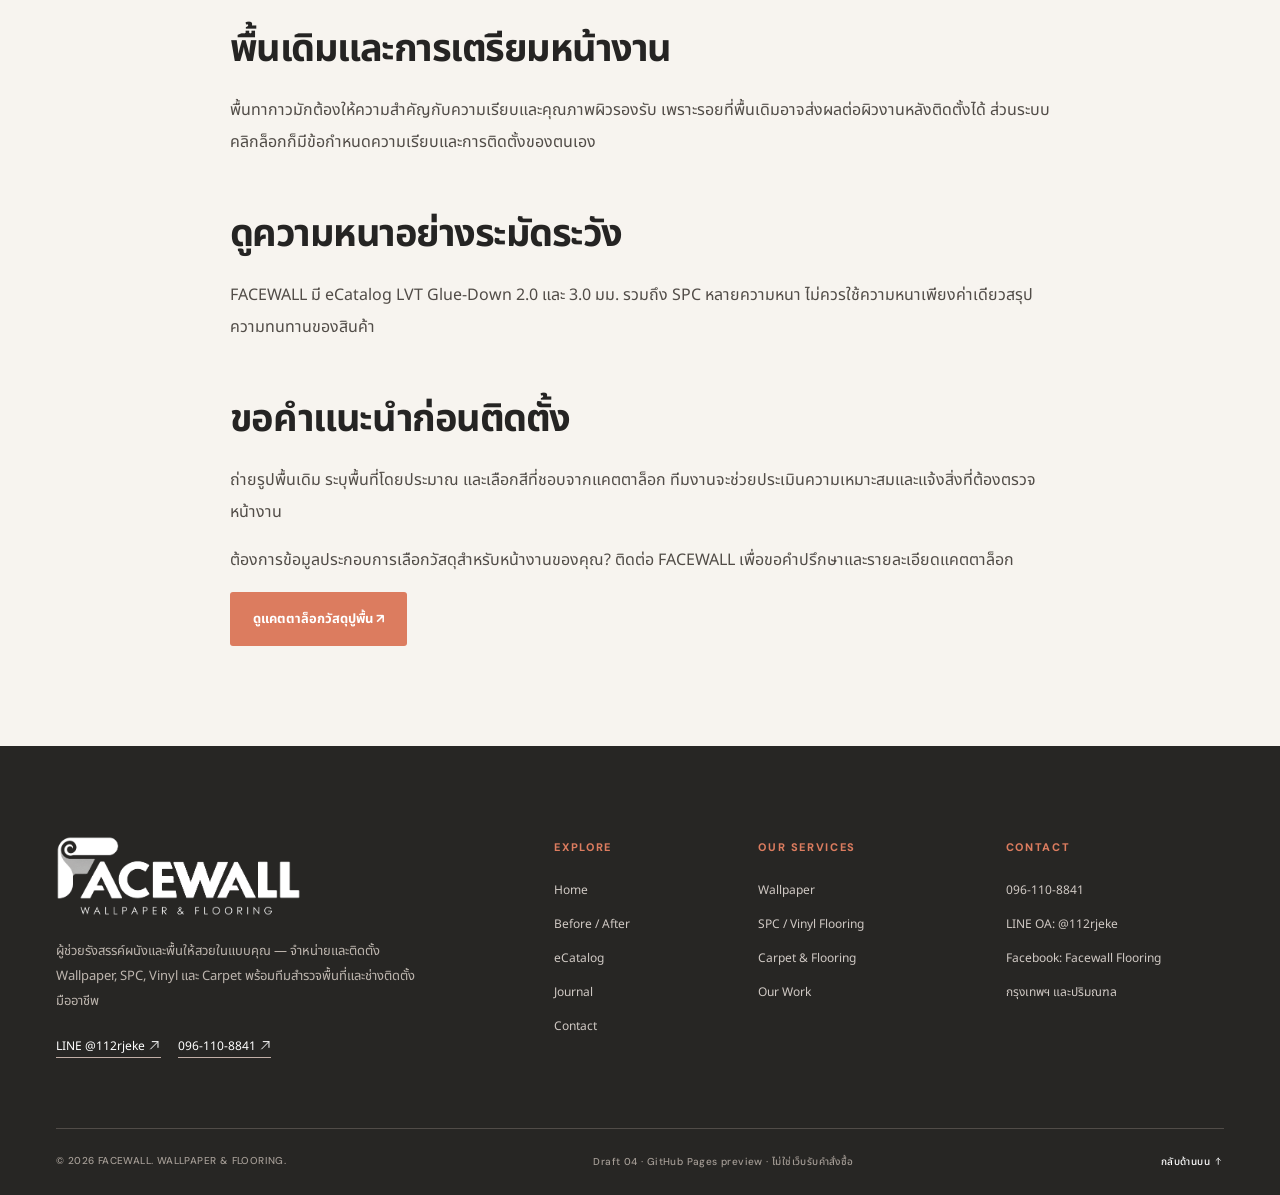
<file: blog-vinyl-flooring.html>
<!DOCTYPE html>

<html lang="th"><head><meta charset="utf-8"/><meta content="width=device-width,initial-scale=1" name="viewport"/>
<title>พื้น LVT ทากาว ต่างจากพื้น SPC คลิกล็อกอย่างไร? | FACEWALL Journal</title>
<meta content="เปรียบเทียบแนวคิดพื้น LVT Glue-Down และ SPC Click-Lock ก่อนวางแผนงานติดตั้ง พร้อมข้อควรระวังเรื่องพื้นเดิม" name="description"/>
<meta content="noindex,nofollow" name="robots"/><meta content="#DC7C5F" name="theme-color"/>
<meta content="website" property="og:type"/><meta content="ติดวอลเปเปอร์หรือทาสี แบบไหนเหมาะกับบ้านคุณ? — FACEWALL" property="og:title"/><meta content="ติดวอลเปเปอร์หรือทาสี แบบไหนเหมาะกับบ้านคุณ? — FACEWALL Journal" property="og:description"/>
<link href="assets/favicon.svg" rel="icon" type="image/svg+xml"/>
<link href="https://fonts.googleapis.com" rel="preconnect"/><link crossorigin="" href="https://fonts.gstatic.com" rel="preconnect"/>
<link href="https://fonts.googleapis.com/css2?family=DM+Sans:wght@400;500;600;700;800&amp;family=Noto+Sans+Thai:wght@300;400;500;600;700;800&amp;display=swap" rel="stylesheet"/>
<link href="css/style.css" rel="stylesheet"/></head>
<body data-page="blog"><a class="skip-link" href="#main">ข้ามไปยังเนื้อหา</a>
<div class="announcement"><span class="ann-star">✳︎</span> BEAUTIFUL WALLS. BETTER FLOORS. <span class="ann-divider">—</span> บริการติดตั้งกรุงเทพฯ และปริมณฑล <a href="contact.html">ปรึกษาเรา <svg aria-hidden="true" class="ui-arrow" fill="none" height="19" stroke="currentColor" stroke-linecap="round" stroke-linejoin="round" stroke-width="1.9" viewbox="0 0 24 24" width="19" xmlns="http://www.w3.org/2000/svg"><path d="M5 19 19 5M8 5h11v11"></path></svg></a></div>
<header class="site-header" id="site-header"><div class="header-inner wrap"><a aria-label="FACEWALL หน้าแรก" class="brand" href="index.html"><img alt="FACEWALL Wallpaper &amp; Flooring" height="67" src="assets/logo-white.png" width="206"/></a><nav aria-label="เมนูหลัก" class="site-nav" id="site-nav"><a class="nav-link" href="index.html">Home</a>
<a class="nav-link" href="showcase.html">Before / After</a>
<a class="nav-link" href="catalog.html">eCatalog</a>
<a aria-current="page" class="nav-link is-active" href="blog.html">Journal</a>
<a class="nav-link" href="contact.html">Contact</a></nav><a class="head-cta" href="contact.html">ปรึกษาฟรี <span aria-hidden="true"><svg aria-hidden="true" class="ui-arrow" fill="none" height="19" stroke="currentColor" stroke-linecap="round" stroke-linejoin="round" stroke-width="1.9" viewbox="0 0 24 24" width="19" xmlns="http://www.w3.org/2000/svg"><path d="M5 19 19 5M8 5h11v11"></path></svg></span></a><button aria-controls="site-nav" aria-expanded="false" aria-label="เปิดเมนู" class="menu-toggle" id="menu-toggle"><span></span><span></span></button></div></header>
<main id="main"><section class="article-header"><div class="wrap"><a class="back-link" href="blog.html"><svg aria-hidden="true" class="ui-arrow" fill="none" height="19" stroke="currentColor" stroke-linecap="round" stroke-linejoin="round" stroke-width="1.9" viewbox="0 0 24 24" width="19" xmlns="http://www.w3.org/2000/svg"><path d="M19 12H5m5-5-5 5 5 5"></path></svg> ALL JOURNAL ARTICLES</a><span class="eyebrow">FLOORING / VINYL</span><h1>พื้น LVT ทากาว ต่างจากพื้น SPC คลิกล็อกอย่างไร?</h1><p>FACEWALL JOURNAL · บทความให้ความรู้</p></div></section><section class="article-body"><div class="wrap"><img alt="พื้น LVT ทากาว ต่างจากพื้น SPC คลิกล็อกอย่างไร?" class="article-cover" src="assets/book-lvt3-dicut.webp"/><div class="article-content"><p class="lead">เปรียบเทียบแนวคิดพื้น LVT Glue-Down และ SPC Click-Lock ก่อนวางแผนงานติดตั้ง พร้อมข้อควรระวังเรื่องพื้นเดิม</p><h2>วิธีติดตั้งคือจุดต่างสำคัญ</h2><p>LVT Glue-Down เป็นพื้นไวนิลที่ติดด้วยกาวตามระบบของผู้ผลิต ส่วน SPC Click-Lock เป็นระบบล็อกขอบแผ่น ความเหมาะสมขึ้นอยู่กับการใช้งานและสภาพหน้างาน</p><h2>พื้นเดิมและการเตรียมหน้างาน</h2><p>พื้นทากาวมักต้องให้ความสำคัญกับความเรียบและคุณภาพผิวรองรับ เพราะรอยที่พื้นเดิมอาจส่งผลต่อผิวงานหลังติดตั้งได้ ส่วนระบบคลิกล็อกก็มีข้อกำหนดความเรียบและการติดตั้งของตนเอง</p><h2>ดูความหนาอย่างระมัดระวัง</h2><p>FACEWALL มี eCatalog LVT Glue-Down 2.0 และ 3.0 มม. รวมถึง SPC หลายความหนา ไม่ควรใช้ความหนาเพียงค่าเดียวสรุปความทนทานของสินค้า</p><h2>ขอคำแนะนำก่อนติดตั้ง</h2><p>ถ่ายรูปพื้นเดิม ระบุพื้นที่โดยประมาณ และเลือกสีที่ชอบจากแคตตาล็อก ทีมงานจะช่วยประเมินความเหมาะสมและแจ้งสิ่งที่ต้องตรวจหน้างาน</p><p>ต้องการข้อมูลประกอบการเลือกวัสดุสำหรับหน้างานของคุณ? ติดต่อ FACEWALL เพื่อขอคำปรึกษาและรายละเอียดแคตตาล็อก</p><a class="btn btn-coral" href="catalog.html?category=flooring">ดูแคตตาล็อกวัสดุปูพื้น ↗</a></div></div></section></main>
<footer class="footer"><div class="wrap"><div class="footer-main"><div class="footer-info"><a class="footer-brand" href="index.html"><img alt="FACEWALL" height="88" src="assets/logo-white.png" width="270"/></a><p>ผู้ช่วยรังสรรค์ผนังและพื้นให้สวยในแบบคุณ — จำหน่ายและติดตั้ง Wallpaper, SPC, Vinyl และ Carpet พร้อมทีมสำรวจพื้นที่และช่างติดตั้งมืออาชีพ</p><div class="footer-social"><a href="https://line.me/R/ti/p/%40112rjeke" rel="noopener noreferrer" target="_blank">LINE @112rjeke <svg aria-hidden="true" class="ui-arrow" fill="none" height="19" stroke="currentColor" stroke-linecap="round" stroke-linejoin="round" stroke-width="1.9" viewbox="0 0 24 24" width="19" xmlns="http://www.w3.org/2000/svg"><path d="M5 19 19 5M8 5h11v11"></path></svg></a><a href="tel:0961108841">096-110-8841 <svg aria-hidden="true" class="ui-arrow" fill="none" height="19" stroke="currentColor" stroke-linecap="round" stroke-linejoin="round" stroke-width="1.9" viewbox="0 0 24 24" width="19" xmlns="http://www.w3.org/2000/svg"><path d="M5 19 19 5M8 5h11v11"></path></svg></a></div></div><div class="footer-links"><h3>EXPLORE</h3><a href="index.html">Home</a><a href="showcase.html">Before / After</a><a href="catalog.html">eCatalog</a><a href="blog.html">Journal</a><a href="contact.html">Contact</a></div><div class="footer-links"><h3>OUR SERVICES</h3><a href="catalog.html?category=wallpaper">Wallpaper</a><a href="catalog.html?category=flooring">SPC / Vinyl Flooring</a><a href="catalog.html?category=flooring">Carpet &amp; Flooring</a><a href="showcase.html">Our Work</a></div><div class="footer-links"><h3>CONTACT</h3><a href="tel:0961108841">096-110-8841</a><a href="https://line.me/R/ti/p/%40112rjeke" rel="noopener noreferrer" target="_blank">LINE OA: @112rjeke</a><span>Facebook: Facewall Flooring</span><span>กรุงเทพฯ และปริมณฑล</span></div></div><div class="footer-bottom"><span>© 2026 FACEWALL. WALLPAPER &amp; FLOORING.</span><span>Draft 04 · GitHub Pages preview · ไม่ใช่เว็บรับคำสั่งซื้อ</span><a href="#main">กลับด้านบน <svg aria-hidden="true" class="ui-arrow" fill="none" height="19" stroke="currentColor" stroke-linecap="round" stroke-linejoin="round" stroke-width="1.9" viewbox="0 0 24 24" width="19" xmlns="http://www.w3.org/2000/svg"><path d="M12 19V5m-5 5 5-5 5 5"></path></svg></a></div></div></footer>
<div aria-live="polite" class="toast" id="toast" role="status"></div>
<script defer="" src="js/config.js"></script><script defer="" src="js/catalogs.js"></script><script defer="" src="js/site.js"></script><a aria-label="ปรึกษาทีมงาน FACEWALL ฟรี" class="sticky-lead" href="contact.html#inquiry-form"><svg aria-hidden="true" fill="none" height="18" stroke="currentColor" stroke-linecap="round" stroke-linejoin="round" stroke-width="1.9" viewbox="0 0 24 24" width="18"><path d="M5 19 19 5M8 5h11v11"></path></svg><span>ปรึกษาฟรี / ขอราคางาน</span></a></body></html>
</file>
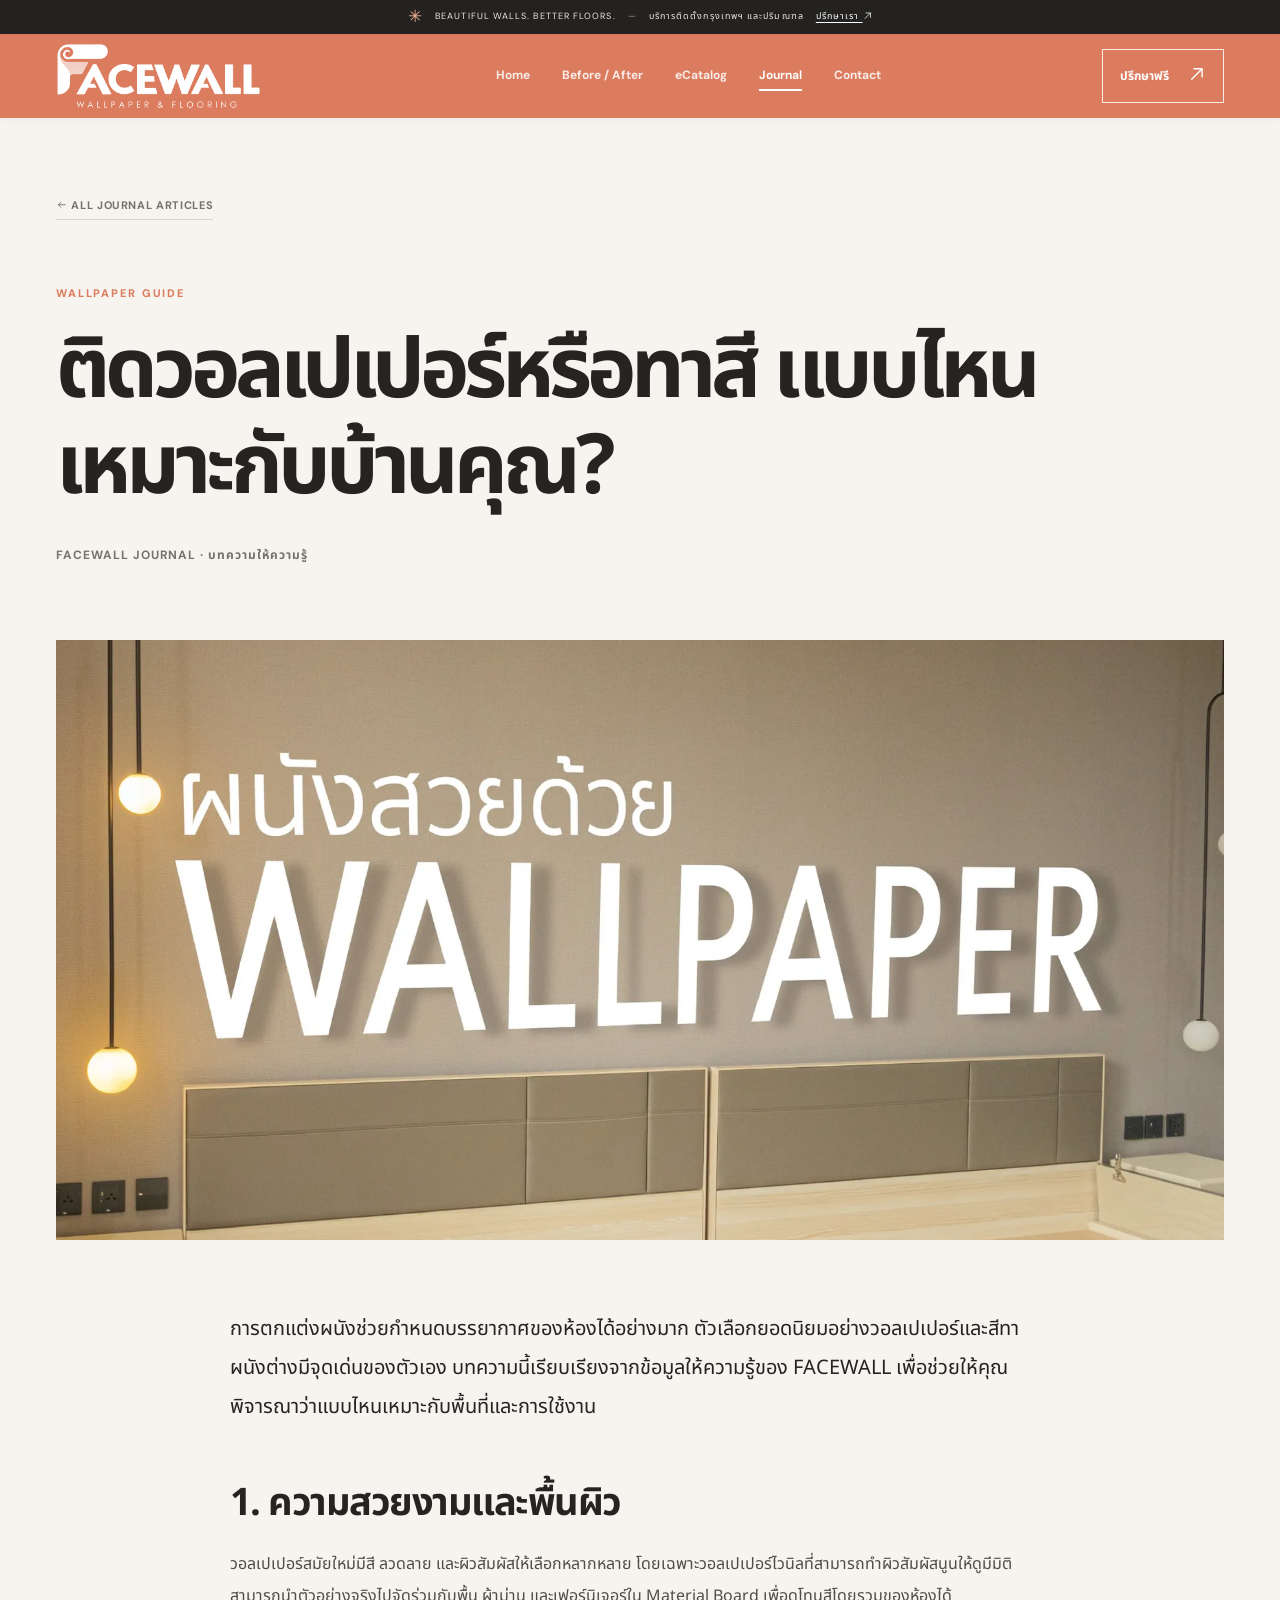
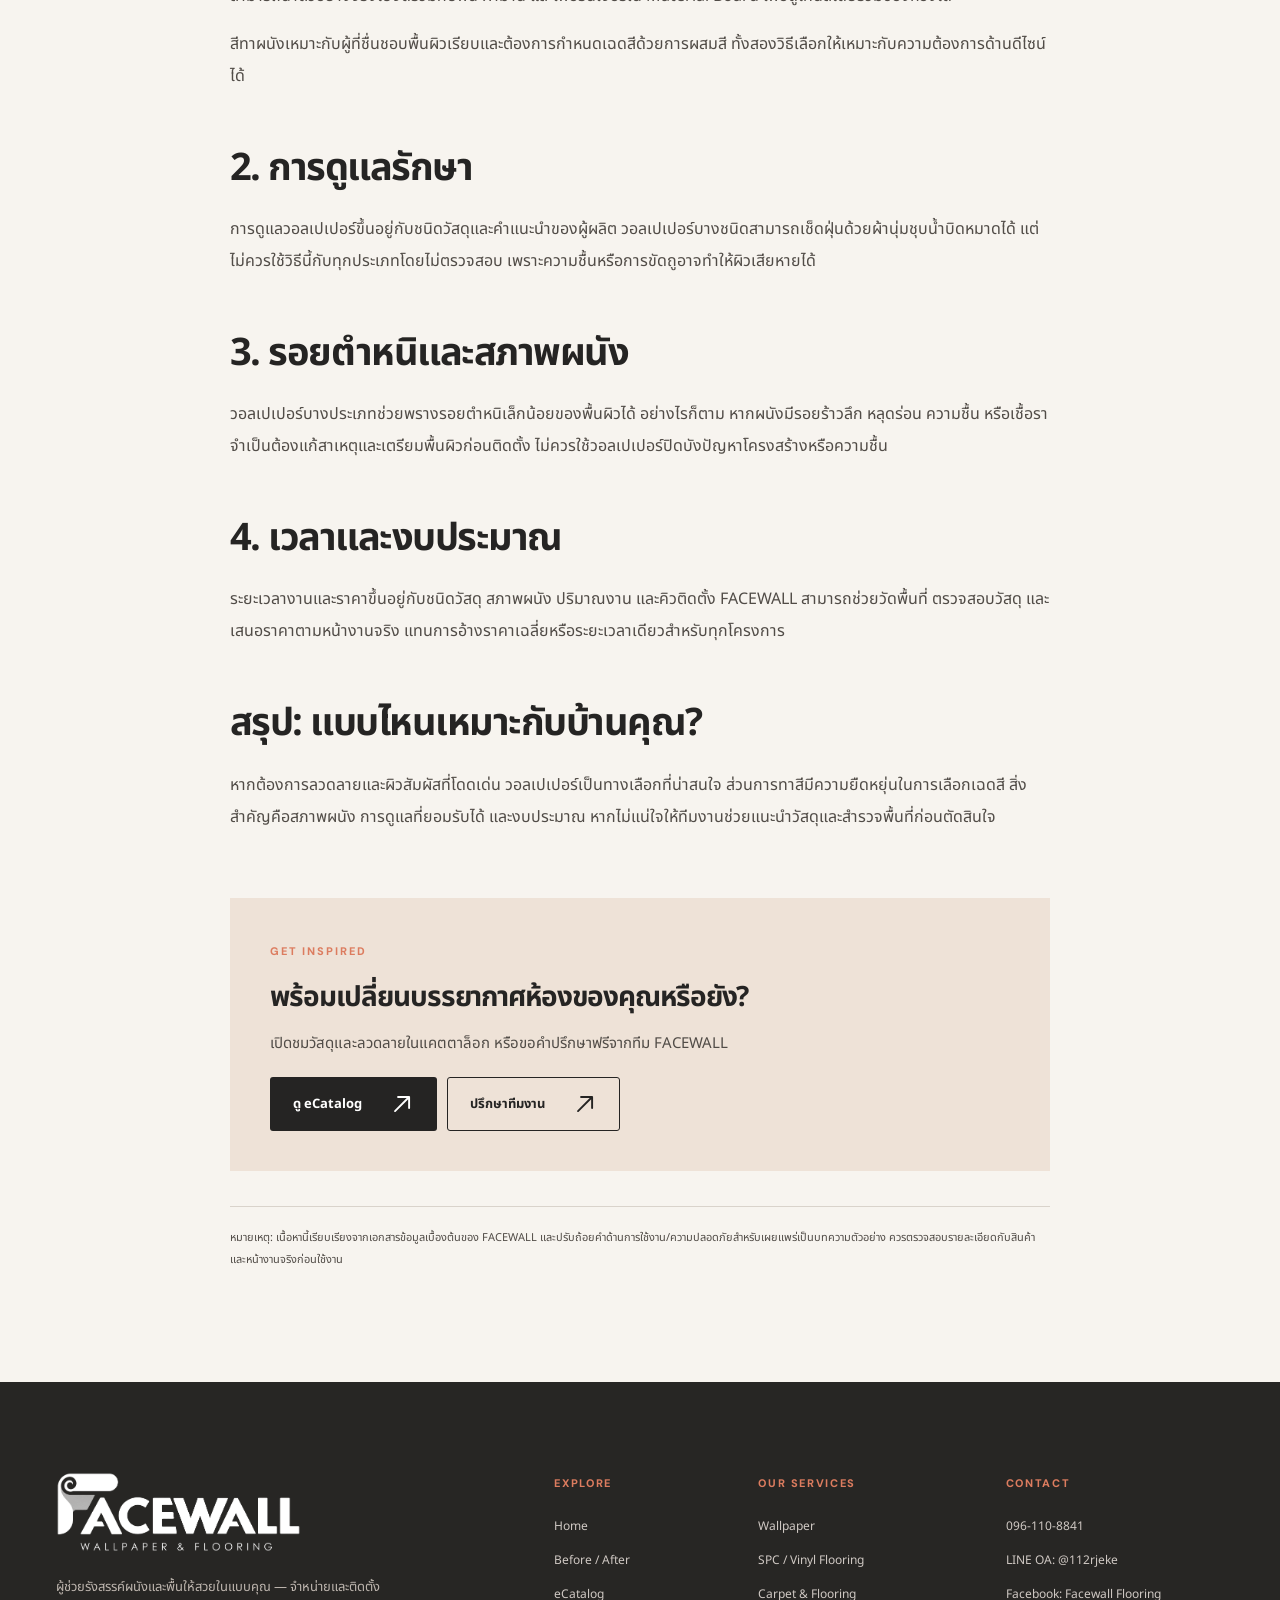
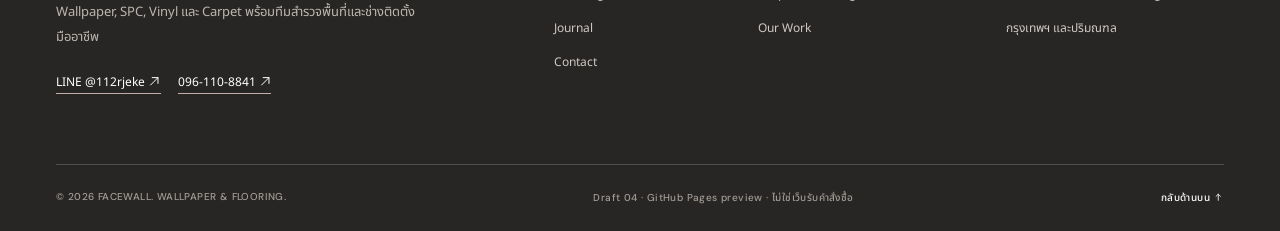
<file: blog-wallpaper-vs-paint.html>
<!DOCTYPE html>

<html lang="th"><head><meta charset="utf-8"/><meta content="width=device-width,initial-scale=1" name="viewport"/>
<title>ติดวอลเปเปอร์หรือทาสี แบบไหนเหมาะกับบ้านคุณ? | FACEWALL — Wallpaper &amp; Flooring</title>
<meta content="ติดวอลเปเปอร์หรือทาสี แบบไหนเหมาะกับบ้านคุณ? — FACEWALL Journal" name="description"/>
<meta content="noindex,nofollow" name="robots"/><meta content="#DC7C5F" name="theme-color"/>
<meta content="website" property="og:type"/><meta content="ติดวอลเปเปอร์หรือทาสี แบบไหนเหมาะกับบ้านคุณ? — FACEWALL" property="og:title"/><meta content="ติดวอลเปเปอร์หรือทาสี แบบไหนเหมาะกับบ้านคุณ? — FACEWALL Journal" property="og:description"/>
<link href="assets/favicon.svg" rel="icon" type="image/svg+xml"/>
<link href="https://fonts.googleapis.com" rel="preconnect"/><link crossorigin="" href="https://fonts.gstatic.com" rel="preconnect"/>
<link href="https://fonts.googleapis.com/css2?family=DM+Sans:wght@400;500;600;700;800&amp;family=Noto+Sans+Thai:wght@300;400;500;600;700;800&amp;display=swap" rel="stylesheet"/>
<link href="css/style.css" rel="stylesheet"/></head>
<body data-page="blog"><a class="skip-link" href="#main">ข้ามไปยังเนื้อหา</a>
<div class="announcement"><span class="ann-star">✳︎</span> BEAUTIFUL WALLS. BETTER FLOORS. <span class="ann-divider">—</span> บริการติดตั้งกรุงเทพฯ และปริมณฑล <a href="contact.html">ปรึกษาเรา <svg aria-hidden="true" class="ui-arrow" fill="none" height="19" stroke="currentColor" stroke-linecap="round" stroke-linejoin="round" stroke-width="1.9" viewbox="0 0 24 24" width="19" xmlns="http://www.w3.org/2000/svg"><path d="M5 19 19 5M8 5h11v11"></path></svg></a></div>
<header class="site-header" id="site-header"><div class="header-inner wrap"><a aria-label="FACEWALL หน้าแรก" class="brand" href="index.html"><img alt="FACEWALL Wallpaper &amp; Flooring" height="67" src="assets/logo-white.png" width="206"/></a><nav aria-label="เมนูหลัก" class="site-nav" id="site-nav"><a class="nav-link" href="index.html">Home</a>
<a class="nav-link" href="showcase.html">Before / After</a>
<a class="nav-link" href="catalog.html">eCatalog</a>
<a aria-current="page" class="nav-link is-active" href="blog.html">Journal</a>
<a class="nav-link" href="contact.html">Contact</a></nav><a class="head-cta" href="contact.html">ปรึกษาฟรี <span aria-hidden="true"><svg aria-hidden="true" class="ui-arrow" fill="none" height="19" stroke="currentColor" stroke-linecap="round" stroke-linejoin="round" stroke-width="1.9" viewbox="0 0 24 24" width="19" xmlns="http://www.w3.org/2000/svg"><path d="M5 19 19 5M8 5h11v11"></path></svg></span></a><button aria-controls="site-nav" aria-expanded="false" aria-label="เปิดเมนู" class="menu-toggle" id="menu-toggle"><span></span><span></span></button></div></header>
<main id="main"><section class="article-header"><div class="wrap"><a class="back-link" href="blog.html"><svg aria-hidden="true" class="ui-arrow" fill="none" height="19" stroke="currentColor" stroke-linecap="round" stroke-linejoin="round" stroke-width="1.9" viewbox="0 0 24 24" width="19" xmlns="http://www.w3.org/2000/svg"><path d="M19 12H5m5-5-5 5 5 5"></path></svg> ALL JOURNAL ARTICLES</a><span class="eyebrow">WALLPAPER GUIDE</span><h1>ติดวอลเปเปอร์หรือทาสี แบบไหนเหมาะกับบ้านคุณ?</h1><p>FACEWALL JOURNAL · บทความให้ความรู้</p></div></section><section class="article-body"><div class="wrap"><img alt="ภาพประกอบบทความ ติดวอลเปเปอร์หรือทาสี แบบไหนเหมาะกับบ้านคุณ?" class="article-cover" src="assets/wallpaper-showcase.webp"/><div class="article-content"><p class="lead">การตกแต่งผนังช่วยกำหนดบรรยากาศของห้องได้อย่างมาก ตัวเลือกยอดนิยมอย่างวอลเปเปอร์และสีทาผนังต่างมีจุดเด่นของตัวเอง บทความนี้เรียบเรียงจากข้อมูลให้ความรู้ของ FACEWALL เพื่อช่วยให้คุณพิจารณาว่าแบบไหนเหมาะกับพื้นที่และการใช้งาน</p><h2>1. ความสวยงามและพื้นผิว</h2><p>วอลเปเปอร์สมัยใหม่มีสี ลวดลาย และผิวสัมผัสให้เลือกหลากหลาย โดยเฉพาะวอลเปเปอร์ไวนิลที่สามารถทำผิวสัมผัสนูนให้ดูมีมิติ สามารถนำตัวอย่างจริงไปจัดร่วมกับพื้น ผ้าม่าน และเฟอร์นิเจอร์ใน Material Board เพื่อดูโทนสีโดยรวมของห้องได้</p><p>สีทาผนังเหมาะกับผู้ที่ชื่นชอบพื้นผิวเรียบและต้องการกำหนดเฉดสีด้วยการผสมสี ทั้งสองวิธีเลือกให้เหมาะกับความต้องการด้านดีไซน์ได้</p><h2>2. การดูแลรักษา</h2><p>การดูแลวอลเปเปอร์ขึ้นอยู่กับชนิดวัสดุและคำแนะนำของผู้ผลิต วอลเปเปอร์บางชนิดสามารถเช็ดฝุ่นด้วยผ้านุ่มชุบน้ำบิดหมาดได้ แต่ไม่ควรใช้วิธีนี้กับทุกประเภทโดยไม่ตรวจสอบ เพราะความชื้นหรือการขัดถูอาจทำให้ผิวเสียหายได้</p><h2>3. รอยตำหนิและสภาพผนัง</h2><p>วอลเปเปอร์บางประเภทช่วยพรางรอยตำหนิเล็กน้อยของพื้นผิวได้ อย่างไรก็ตาม หากผนังมีรอยร้าวลึก หลุดร่อน ความชื้น หรือเชื้อรา จำเป็นต้องแก้สาเหตุและเตรียมพื้นผิวก่อนติดตั้ง ไม่ควรใช้วอลเปเปอร์ปิดบังปัญหาโครงสร้างหรือความชื้น</p><h2>4. เวลาและงบประมาณ</h2><p>ระยะเวลางานและราคาขึ้นอยู่กับชนิดวัสดุ สภาพผนัง ปริมาณงาน และคิวติดตั้ง FACEWALL สามารถช่วยวัดพื้นที่ ตรวจสอบวัสดุ และเสนอราคาตามหน้างานจริง แทนการอ้างราคาเฉลี่ยหรือระยะเวลาเดียวสำหรับทุกโครงการ</p><h2>สรุป: แบบไหนเหมาะกับบ้านคุณ?</h2><p>หากต้องการลวดลายและผิวสัมผัสที่โดดเด่น วอลเปเปอร์เป็นทางเลือกที่น่าสนใจ ส่วนการทาสีมีความยืดหยุ่นในการเลือกเฉดสี สิ่งสำคัญคือสภาพผนัง การดูแลที่ยอมรับได้ และงบประมาณ หากไม่แน่ใจให้ทีมงานช่วยแนะนำวัสดุและสำรวจพื้นที่ก่อนตัดสินใจ</p><div class="article-callout"><span class="eyebrow">GET INSPIRED</span><h2>พร้อมเปลี่ยนบรรยากาศห้องของคุณหรือยัง?</h2><p>เปิดชมวัสดุและลวดลายในแคตตาล็อก หรือขอคำปรึกษาฟรีจากทีม FACEWALL</p><div class="buttons"><a class="btn btn-dark" href="catalog.html">ดู eCatalog <span aria-hidden="true" class="arr"><svg aria-hidden="true" class="ui-arrow" fill="none" height="19" stroke="currentColor" stroke-linecap="round" stroke-linejoin="round" stroke-width="1.9" viewbox="0 0 24 24" width="19" xmlns="http://www.w3.org/2000/svg"><path d="M5 19 19 5M8 5h11v11"></path></svg></span></a><a class="btn btn-outline" href="contact.html">ปรึกษาทีมงาน <span aria-hidden="true" class="arr"><svg aria-hidden="true" class="ui-arrow" fill="none" height="19" stroke="currentColor" stroke-linecap="round" stroke-linejoin="round" stroke-width="1.9" viewbox="0 0 24 24" width="19" xmlns="http://www.w3.org/2000/svg"><path d="M5 19 19 5M8 5h11v11"></path></svg></span></a></div></div><p class="article-note">หมายเหตุ: เนื้อหานี้เรียบเรียงจากเอกสารข้อมูลเบื้องต้นของ FACEWALL และปรับถ้อยคำด้านการใช้งาน/ความปลอดภัยสำหรับเผยแพร่เป็นบทความตัวอย่าง ควรตรวจสอบรายละเอียดกับสินค้าและหน้างานจริงก่อนใช้งาน</p></div></div></section></main>
<footer class="footer"><div class="wrap"><div class="footer-main"><div class="footer-info"><a class="footer-brand" href="index.html"><img alt="FACEWALL" height="88" src="assets/logo-white.png" width="270"/></a><p>ผู้ช่วยรังสรรค์ผนังและพื้นให้สวยในแบบคุณ — จำหน่ายและติดตั้ง Wallpaper, SPC, Vinyl และ Carpet พร้อมทีมสำรวจพื้นที่และช่างติดตั้งมืออาชีพ</p><div class="footer-social"><a href="https://line.me/R/ti/p/%40112rjeke" rel="noopener noreferrer" target="_blank">LINE @112rjeke <svg aria-hidden="true" class="ui-arrow" fill="none" height="19" stroke="currentColor" stroke-linecap="round" stroke-linejoin="round" stroke-width="1.9" viewbox="0 0 24 24" width="19" xmlns="http://www.w3.org/2000/svg"><path d="M5 19 19 5M8 5h11v11"></path></svg></a><a href="tel:0961108841">096-110-8841 <svg aria-hidden="true" class="ui-arrow" fill="none" height="19" stroke="currentColor" stroke-linecap="round" stroke-linejoin="round" stroke-width="1.9" viewbox="0 0 24 24" width="19" xmlns="http://www.w3.org/2000/svg"><path d="M5 19 19 5M8 5h11v11"></path></svg></a></div></div><div class="footer-links"><h3>EXPLORE</h3><a href="index.html">Home</a><a href="showcase.html">Before / After</a><a href="catalog.html">eCatalog</a><a href="blog.html">Journal</a><a href="contact.html">Contact</a></div><div class="footer-links"><h3>OUR SERVICES</h3><a href="catalog.html?category=wallpaper">Wallpaper</a><a href="catalog.html?category=flooring">SPC / Vinyl Flooring</a><a href="catalog.html?category=flooring">Carpet &amp; Flooring</a><a href="showcase.html">Our Work</a></div><div class="footer-links"><h3>CONTACT</h3><a href="tel:0961108841">096-110-8841</a><a href="https://line.me/R/ti/p/%40112rjeke" rel="noopener noreferrer" target="_blank">LINE OA: @112rjeke</a><span>Facebook: Facewall Flooring</span><span>กรุงเทพฯ และปริมณฑล</span></div></div><div class="footer-bottom"><span>© 2026 FACEWALL. WALLPAPER &amp; FLOORING.</span><span>Draft 04 · GitHub Pages preview · ไม่ใช่เว็บรับคำสั่งซื้อ</span><a href="#main">กลับด้านบน <svg aria-hidden="true" class="ui-arrow" fill="none" height="19" stroke="currentColor" stroke-linecap="round" stroke-linejoin="round" stroke-width="1.9" viewbox="0 0 24 24" width="19" xmlns="http://www.w3.org/2000/svg"><path d="M12 19V5m-5 5 5-5 5 5"></path></svg></a></div></div></footer>
<div aria-live="polite" class="toast" id="toast" role="status"></div>
<script defer="" src="js/config.js"></script><script defer="" src="js/catalogs.js"></script><script defer="" src="js/site.js"></script><a aria-label="ปรึกษาทีมงาน FACEWALL ฟรี" class="sticky-lead" href="contact.html#inquiry-form"><svg aria-hidden="true" fill="none" height="18" stroke="currentColor" stroke-linecap="round" stroke-linejoin="round" stroke-width="1.9" viewbox="0 0 24 24" width="18"><path d="M5 19 19 5M8 5h11v11"></path></svg><span>ปรึกษาฟรี / ขอราคางาน</span></a></body></html>
</file>
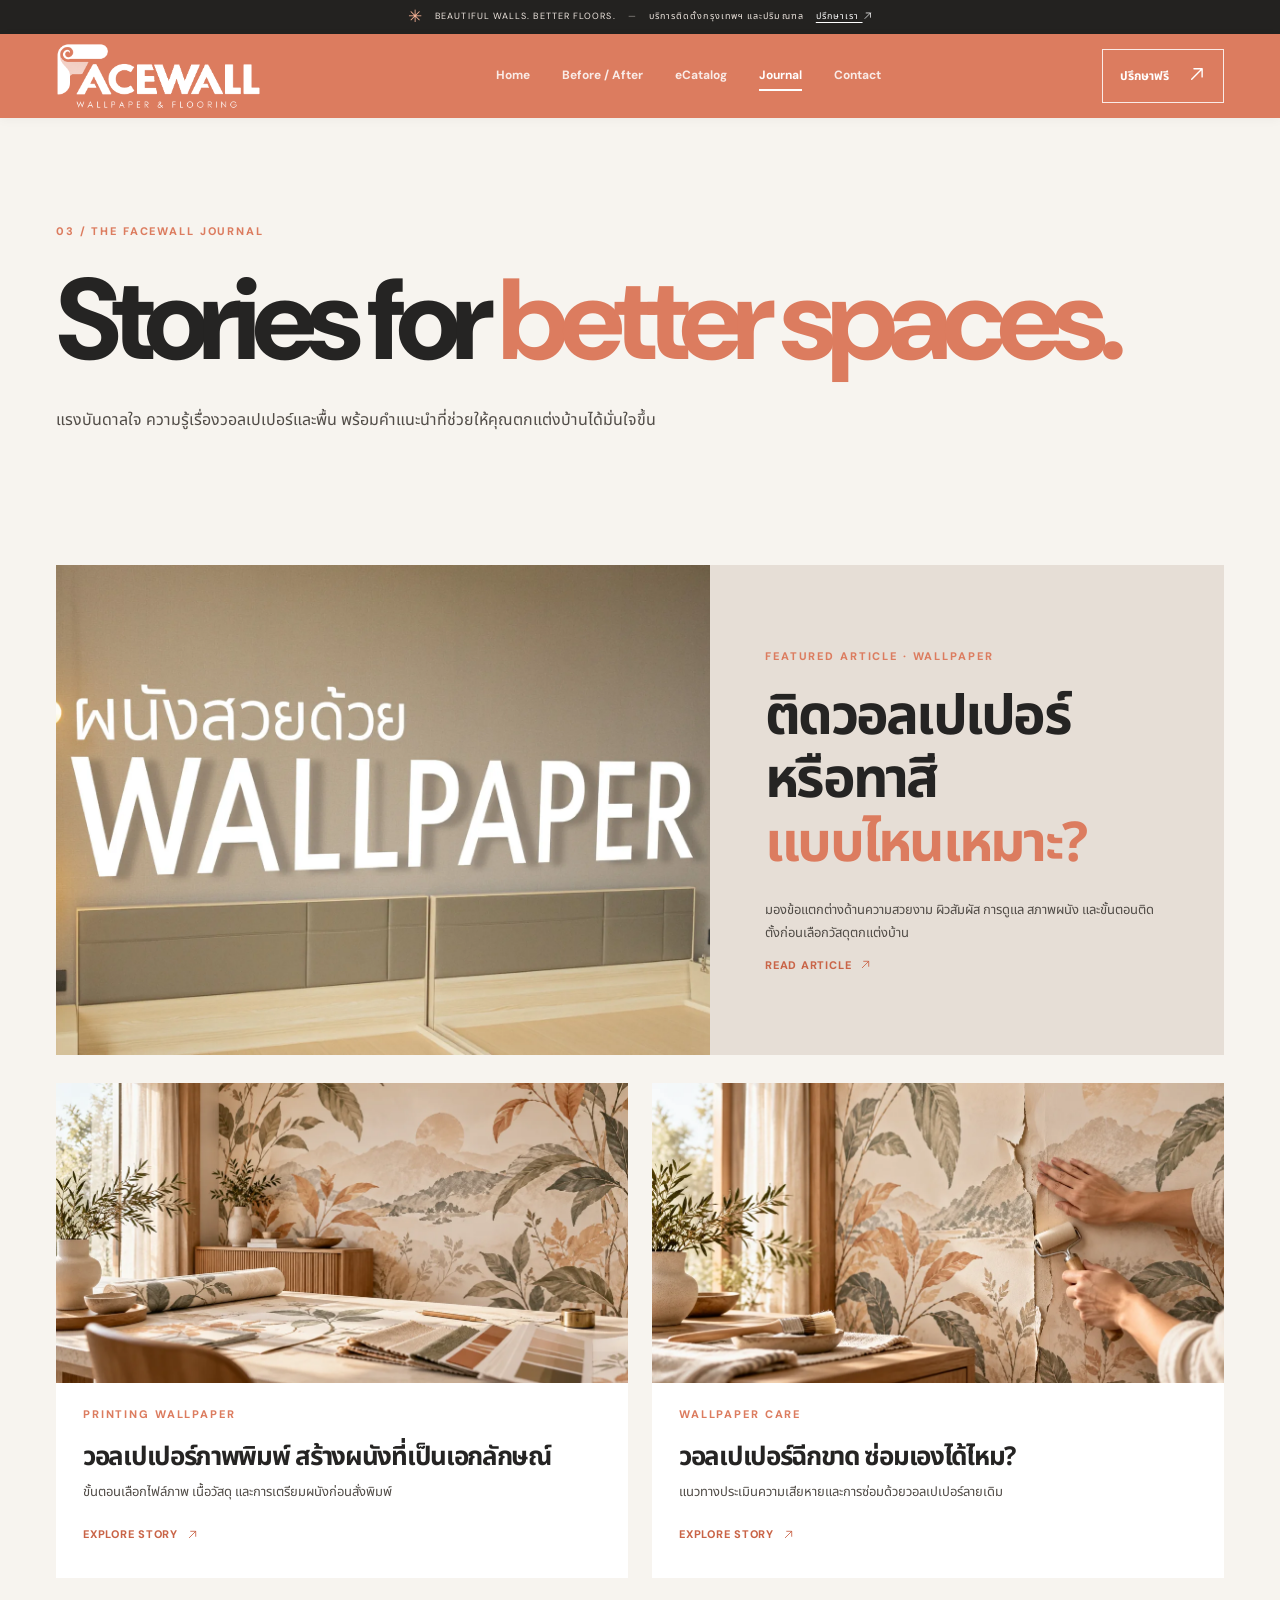
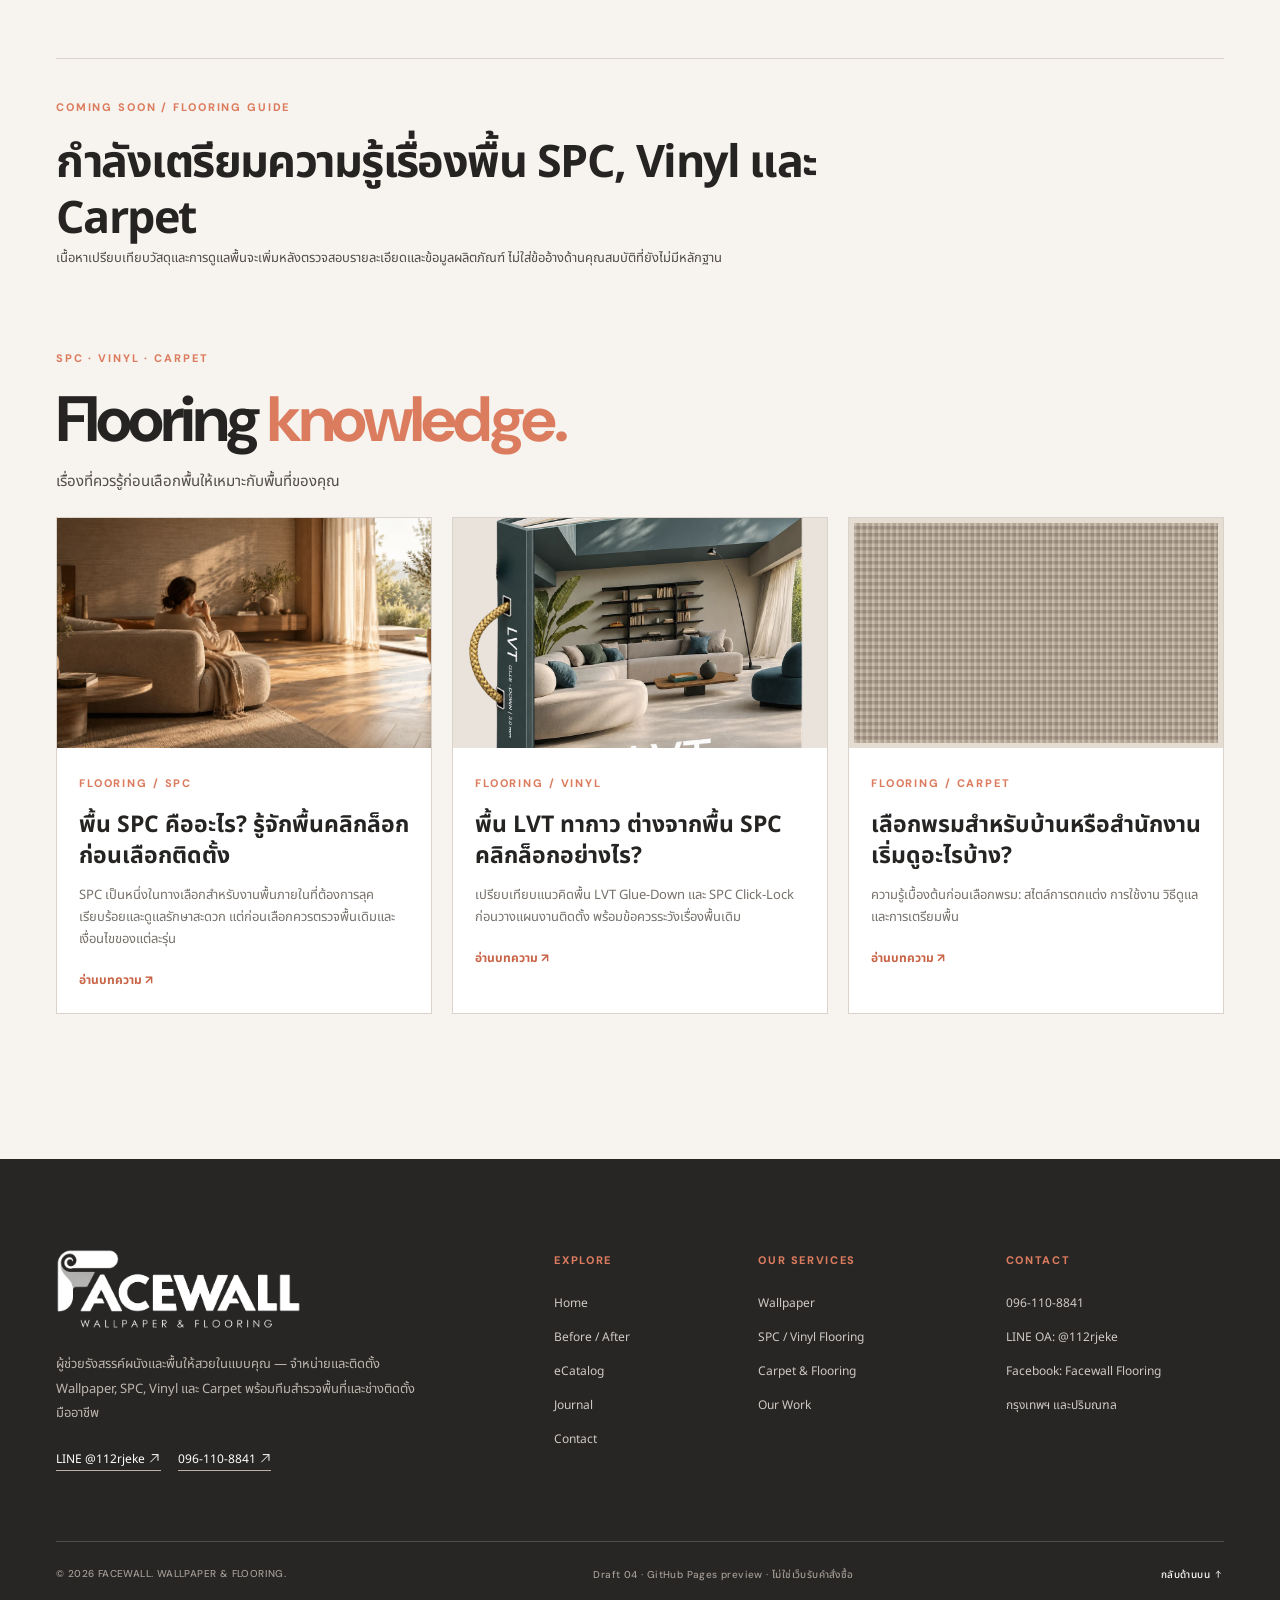
<file: blog.html>
<!DOCTYPE html>

<html lang="th"><head><meta charset="utf-8"/><meta content="width=device-width,initial-scale=1" name="viewport"/>
<title>The FACEWALL Journal | FACEWALL — Wallpaper &amp; Flooring</title>
<meta content="บทความให้ความรู้เกี่ยวกับวอลเปเปอร์ การตกแต่งบ้าน และการดูแลผนังจาก FACEWALL" name="description"/>
<meta content="noindex,nofollow" name="robots"/><meta content="#DC7C5F" name="theme-color"/>
<meta content="website" property="og:type"/><meta content="The FACEWALL Journal — FACEWALL" property="og:title"/><meta content="บทความให้ความรู้เกี่ยวกับวอลเปเปอร์ การตกแต่งบ้าน และการดูแลผนังจาก FACEWALL" property="og:description"/>
<link href="assets/favicon.svg" rel="icon" type="image/svg+xml"/>
<link href="https://fonts.googleapis.com" rel="preconnect"/><link crossorigin="" href="https://fonts.gstatic.com" rel="preconnect"/>
<link href="https://fonts.googleapis.com/css2?family=DM+Sans:wght@400;500;600;700;800&amp;family=Noto+Sans+Thai:wght@300;400;500;600;700;800&amp;display=swap" rel="stylesheet"/>
<link href="css/style.css" rel="stylesheet"/></head>
<body data-page="blog"><a class="skip-link" href="#main">ข้ามไปยังเนื้อหา</a>
<div class="announcement"><span class="ann-star">✳︎</span> BEAUTIFUL WALLS. BETTER FLOORS. <span class="ann-divider">—</span> บริการติดตั้งกรุงเทพฯ และปริมณฑล <a href="contact.html">ปรึกษาเรา <svg aria-hidden="true" class="ui-arrow" fill="none" height="19" stroke="currentColor" stroke-linecap="round" stroke-linejoin="round" stroke-width="1.9" viewbox="0 0 24 24" width="19" xmlns="http://www.w3.org/2000/svg"><path d="M5 19 19 5M8 5h11v11"></path></svg></a></div>
<header class="site-header" id="site-header"><div class="header-inner wrap"><a aria-label="FACEWALL หน้าแรก" class="brand" href="index.html"><img alt="FACEWALL Wallpaper &amp; Flooring" height="67" src="assets/logo-white.png" width="206"/></a><nav aria-label="เมนูหลัก" class="site-nav" id="site-nav"><a class="nav-link" href="index.html">Home</a>
<a class="nav-link" href="showcase.html">Before / After</a>
<a class="nav-link" href="catalog.html">eCatalog</a>
<a aria-current="page" class="nav-link is-active" href="blog.html">Journal</a>
<a class="nav-link" href="contact.html">Contact</a></nav><a class="head-cta" href="contact.html">ปรึกษาฟรี <span aria-hidden="true"><svg aria-hidden="true" class="ui-arrow" fill="none" height="19" stroke="currentColor" stroke-linecap="round" stroke-linejoin="round" stroke-width="1.9" viewbox="0 0 24 24" width="19" xmlns="http://www.w3.org/2000/svg"><path d="M5 19 19 5M8 5h11v11"></path></svg></span></a><button aria-controls="site-nav" aria-expanded="false" aria-label="เปิดเมนู" class="menu-toggle" id="menu-toggle"><span></span><span></span></button></div></header>
<main id="main"><section class="page-intro blog-intro"><div class="wrap"><span class="eyebrow">03 / THE FACEWALL JOURNAL</span><h1>Stories for <em>better spaces.</em></h1><p>แรงบันดาลใจ ความรู้เรื่องวอลเปเปอร์และพื้น พร้อมคำแนะนำที่ช่วยให้คุณตกแต่งบ้านได้มั่นใจขึ้น</p></div></section>
<section class="section blog-section"><div class="wrap"><a class="blog-lead" href="blog-wallpaper-vs-paint.html"><div class="blog-lead-image"><img alt="วอลเปเปอร์ตกแต่งผนังในห้องตัวอย่าง" loading="lazy" src="assets/wallpaper-showcase.webp"/></div><div class="blog-lead-copy"><span class="eyebrow">FEATURED ARTICLE · WALLPAPER</span><h2>ติดวอลเปเปอร์<br/>หรือทาสี<br/><em>แบบไหนเหมาะ?</em></h2><p>มองข้อแตกต่างด้านความสวยงาม ผิวสัมผัส การดูแล สภาพผนัง และขั้นตอนติดตั้งก่อนเลือกวัสดุตกแต่งบ้าน</p><span class="read-more">READ ARTICLE <svg aria-hidden="true" class="ui-arrow" fill="none" height="19" stroke="currentColor" stroke-linecap="round" stroke-linejoin="round" stroke-width="1.9" viewbox="0 0 24 24" width="19" xmlns="http://www.w3.org/2000/svg"><path d="M5 19 19 5M8 5h11v11"></path></svg></span></div></a><div class="blog-card-grid"><a class="blog-card" href="blog-printing-wallpaper.html"><img alt="โต๊ะออกแบบวอลเปเปอร์ภาพพิมพ์พร้อมตัวอย่างสีและลวดลาย" loading="lazy" src="assets/blog-printing-cover.webp"/><span class="eyebrow">PRINTING WALLPAPER</span><h3>วอลเปเปอร์ภาพพิมพ์ สร้างผนังที่เป็นเอกลักษณ์</h3><p>ขั้นตอนเลือกไฟล์ภาพ เนื้อวัสดุ และการเตรียมผนังก่อนสั่งพิมพ์</p><span class="read-more">EXPLORE STORY <svg aria-hidden="true" class="ui-arrow" fill="none" height="19" stroke="currentColor" stroke-linecap="round" stroke-linejoin="round" stroke-width="1.9" viewbox="0 0 24 24" width="19" xmlns="http://www.w3.org/2000/svg"><path d="M5 19 19 5M8 5h11v11"></path></svg></span></a><a class="blog-card" href="blog-repair-wallpaper.html"><img alt="มือกำลังซ่อมรอยต่อวอลเปเปอร์ลายพฤกษา" loading="lazy" src="assets/blog-repair-cover.webp"/><span class="eyebrow">WALLPAPER CARE</span><h3>วอลเปเปอร์ฉีกขาด ซ่อมเองได้ไหม?</h3><p>แนวทางประเมินความเสียหายและการซ่อมด้วยวอลเปเปอร์ลายเดิม</p><span class="read-more">EXPLORE STORY <svg aria-hidden="true" class="ui-arrow" fill="none" height="19" stroke="currentColor" stroke-linecap="round" stroke-linejoin="round" stroke-width="1.9" viewbox="0 0 24 24" width="19" xmlns="http://www.w3.org/2000/svg"><path d="M5 19 19 5M8 5h11v11"></path></svg></span></a></div><div class="blog-coming"><span class="eyebrow">COMING SOON / FLOORING GUIDE</span><h2>กำลังเตรียมความรู้เรื่องพื้น SPC, Vinyl และ Carpet</h2><p>เนื้อหาเปรียบเทียบวัสดุและการดูแลพื้นจะเพิ่มหลังตรวจสอบรายละเอียดและข้อมูลผลิตภัณฑ์ ไม่ใส่ข้ออ้างด้านคุณสมบัติที่ยังไม่มีหลักฐาน</p></div><div class="flooring-article-intro"><span class="eyebrow">SPC · VINYL · CARPET</span><h2>Flooring <em>knowledge.</em></h2><p>เรื่องที่ควรรู้ก่อนเลือกพื้นให้เหมาะกับพื้นที่ของคุณ</p></div><div class="flooring-article-grid"><article class="flooring-article-card reveal"><a href="blog-spc-flooring.html"><div class="flooring-article-cover"><img alt="พื้น SPC คืออะไร? รู้จักพื้นคลิกล็อกก่อนเลือกติดตั้ง" loading="lazy" src="assets/hero-d03-desktop.webp"/></div><span class="eyebrow">FLOORING / SPC</span><h3>พื้น SPC คืออะไร? รู้จักพื้นคลิกล็อกก่อนเลือกติดตั้ง</h3><p>SPC เป็นหนึ่งในทางเลือกสำหรับงานพื้นภายในที่ต้องการลุคเรียบร้อยและดูแลรักษาสะดวก แต่ก่อนเลือกควรตรวจพื้นเดิมและเงื่อนไขของแต่ละรุ่น</p><strong>อ่านบทความ ↗</strong></a></article><article class="flooring-article-card reveal"><a href="blog-vinyl-flooring.html"><div class="flooring-article-cover"><img alt="พื้น LVT ทากาว ต่างจากพื้น SPC คลิกล็อกอย่างไร?" loading="lazy" src="assets/book-lvt3-dicut.webp"/></div><span class="eyebrow">FLOORING / VINYL</span><h3>พื้น LVT ทากาว ต่างจากพื้น SPC คลิกล็อกอย่างไร?</h3><p>เปรียบเทียบแนวคิดพื้น LVT Glue-Down และ SPC Click-Lock ก่อนวางแผนงานติดตั้ง พร้อมข้อควรระวังเรื่องพื้นเดิม</p><strong>อ่านบทความ ↗</strong></a></article><article class="flooring-article-card reveal"><a href="blog-carpet-guide.html"><div class="flooring-article-cover carpet-cover"></div><span class="eyebrow">FLOORING / CARPET</span><h3>เลือกพรมสำหรับบ้านหรือสำนักงาน เริ่มดูอะไรบ้าง?</h3><p>ความรู้เบื้องต้นก่อนเลือกพรม: สไตล์การตกแต่ง การใช้งาน วิธีดูแล และการเตรียมพื้น</p><strong>อ่านบทความ ↗</strong></a></article></div></div></section></main>
<footer class="footer"><div class="wrap"><div class="footer-main"><div class="footer-info"><a class="footer-brand" href="index.html"><img alt="FACEWALL" height="88" src="assets/logo-white.png" width="270"/></a><p>ผู้ช่วยรังสรรค์ผนังและพื้นให้สวยในแบบคุณ — จำหน่ายและติดตั้ง Wallpaper, SPC, Vinyl และ Carpet พร้อมทีมสำรวจพื้นที่และช่างติดตั้งมืออาชีพ</p><div class="footer-social"><a href="https://line.me/R/ti/p/%40112rjeke" rel="noopener noreferrer" target="_blank">LINE @112rjeke <svg aria-hidden="true" class="ui-arrow" fill="none" height="19" stroke="currentColor" stroke-linecap="round" stroke-linejoin="round" stroke-width="1.9" viewbox="0 0 24 24" width="19" xmlns="http://www.w3.org/2000/svg"><path d="M5 19 19 5M8 5h11v11"></path></svg></a><a href="tel:0961108841">096-110-8841 <svg aria-hidden="true" class="ui-arrow" fill="none" height="19" stroke="currentColor" stroke-linecap="round" stroke-linejoin="round" stroke-width="1.9" viewbox="0 0 24 24" width="19" xmlns="http://www.w3.org/2000/svg"><path d="M5 19 19 5M8 5h11v11"></path></svg></a></div></div><div class="footer-links"><h3>EXPLORE</h3><a href="index.html">Home</a><a href="showcase.html">Before / After</a><a href="catalog.html">eCatalog</a><a href="blog.html">Journal</a><a href="contact.html">Contact</a></div><div class="footer-links"><h3>OUR SERVICES</h3><a href="catalog.html?category=wallpaper">Wallpaper</a><a href="catalog.html?category=flooring">SPC / Vinyl Flooring</a><a href="catalog.html?category=flooring">Carpet &amp; Flooring</a><a href="showcase.html">Our Work</a></div><div class="footer-links"><h3>CONTACT</h3><a href="tel:0961108841">096-110-8841</a><a href="https://line.me/R/ti/p/%40112rjeke" rel="noopener noreferrer" target="_blank">LINE OA: @112rjeke</a><span>Facebook: Facewall Flooring</span><span>กรุงเทพฯ และปริมณฑล</span></div></div><div class="footer-bottom"><span>© 2026 FACEWALL. WALLPAPER &amp; FLOORING.</span><span>Draft 04 · GitHub Pages preview · ไม่ใช่เว็บรับคำสั่งซื้อ</span><a href="#main">กลับด้านบน <svg aria-hidden="true" class="ui-arrow" fill="none" height="19" stroke="currentColor" stroke-linecap="round" stroke-linejoin="round" stroke-width="1.9" viewbox="0 0 24 24" width="19" xmlns="http://www.w3.org/2000/svg"><path d="M12 19V5m-5 5 5-5 5 5"></path></svg></a></div></div></footer>
<div aria-live="polite" class="toast" id="toast" role="status"></div>
<script defer="" src="js/config.js"></script><script defer="" src="js/catalogs.js"></script><script defer="" src="js/site.js"></script><a aria-label="ปรึกษาทีมงาน FACEWALL ฟรี" class="sticky-lead" href="contact.html#inquiry-form"><svg aria-hidden="true" fill="none" height="18" stroke="currentColor" stroke-linecap="round" stroke-linejoin="round" stroke-width="1.9" viewbox="0 0 24 24" width="18"><path d="M5 19 19 5M8 5h11v11"></path></svg><span>ปรึกษาฟรี / ขอราคางาน</span></a></body></html>
</file>
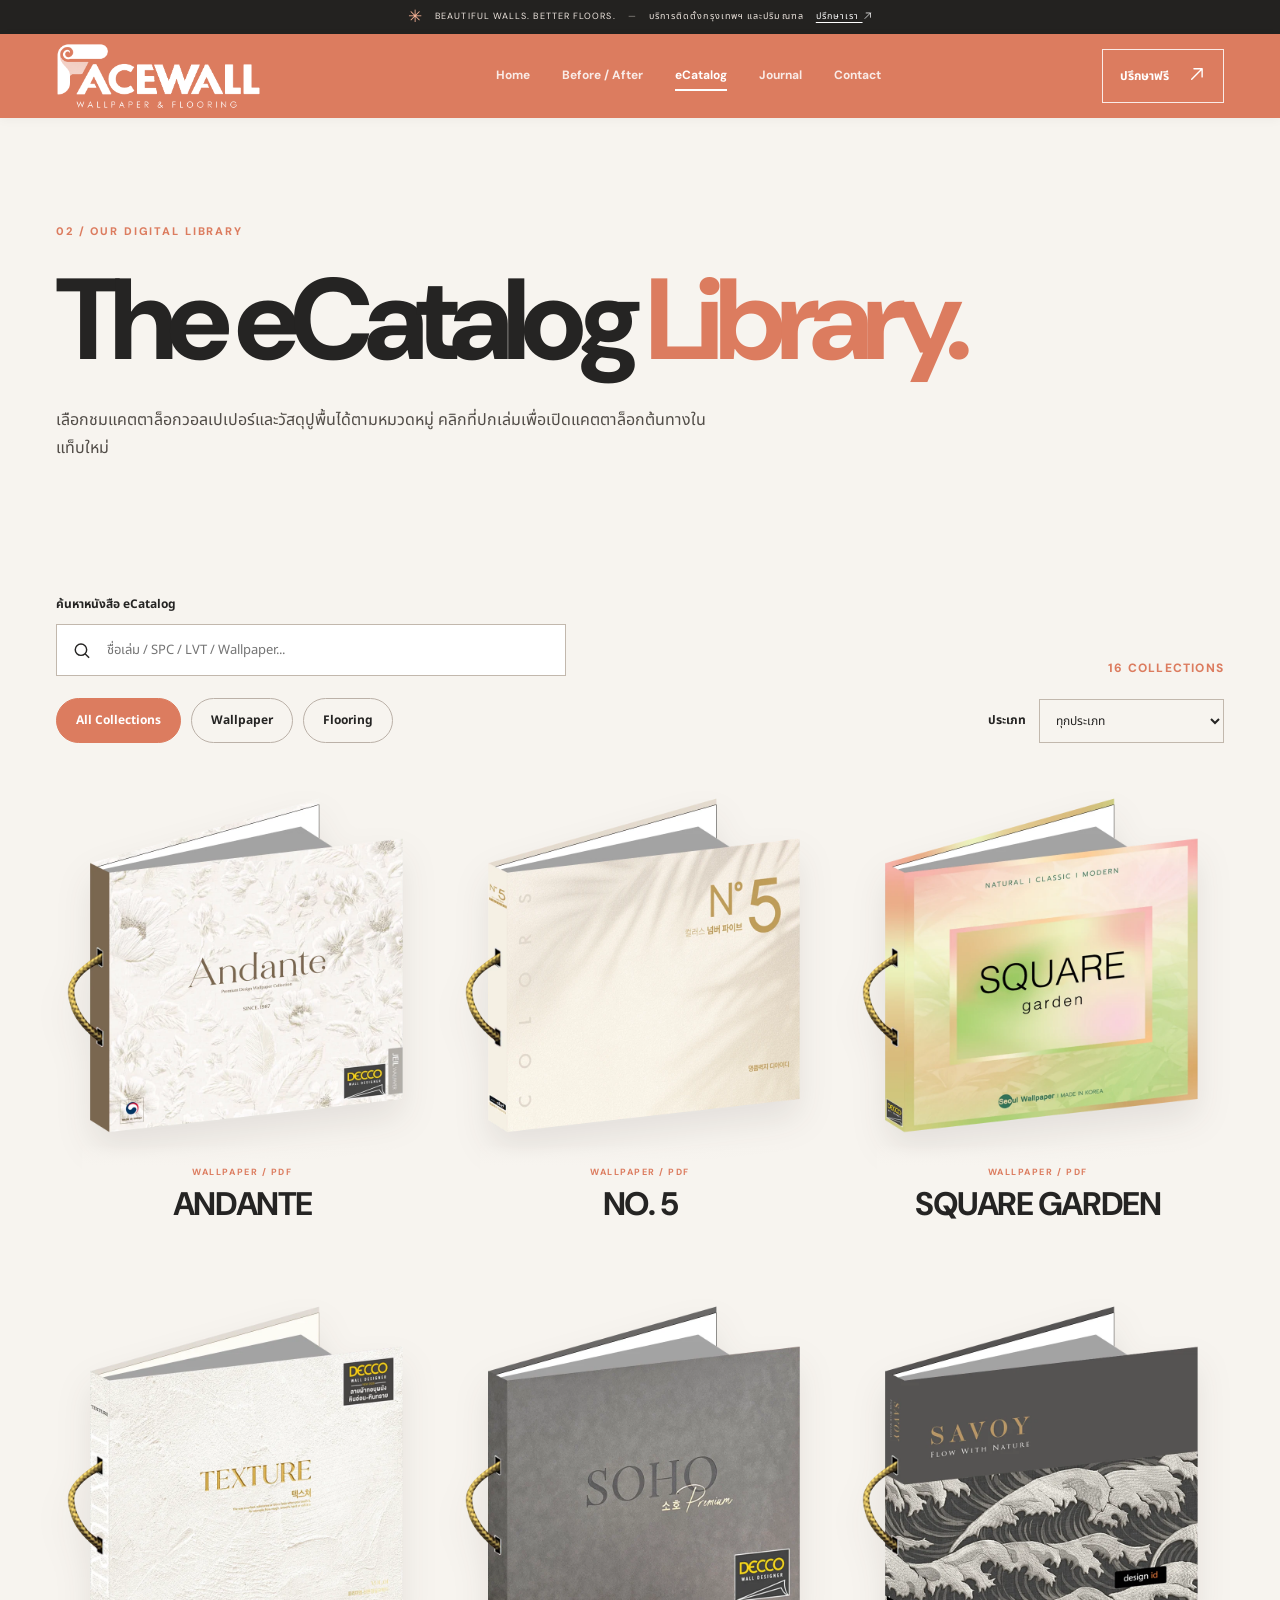
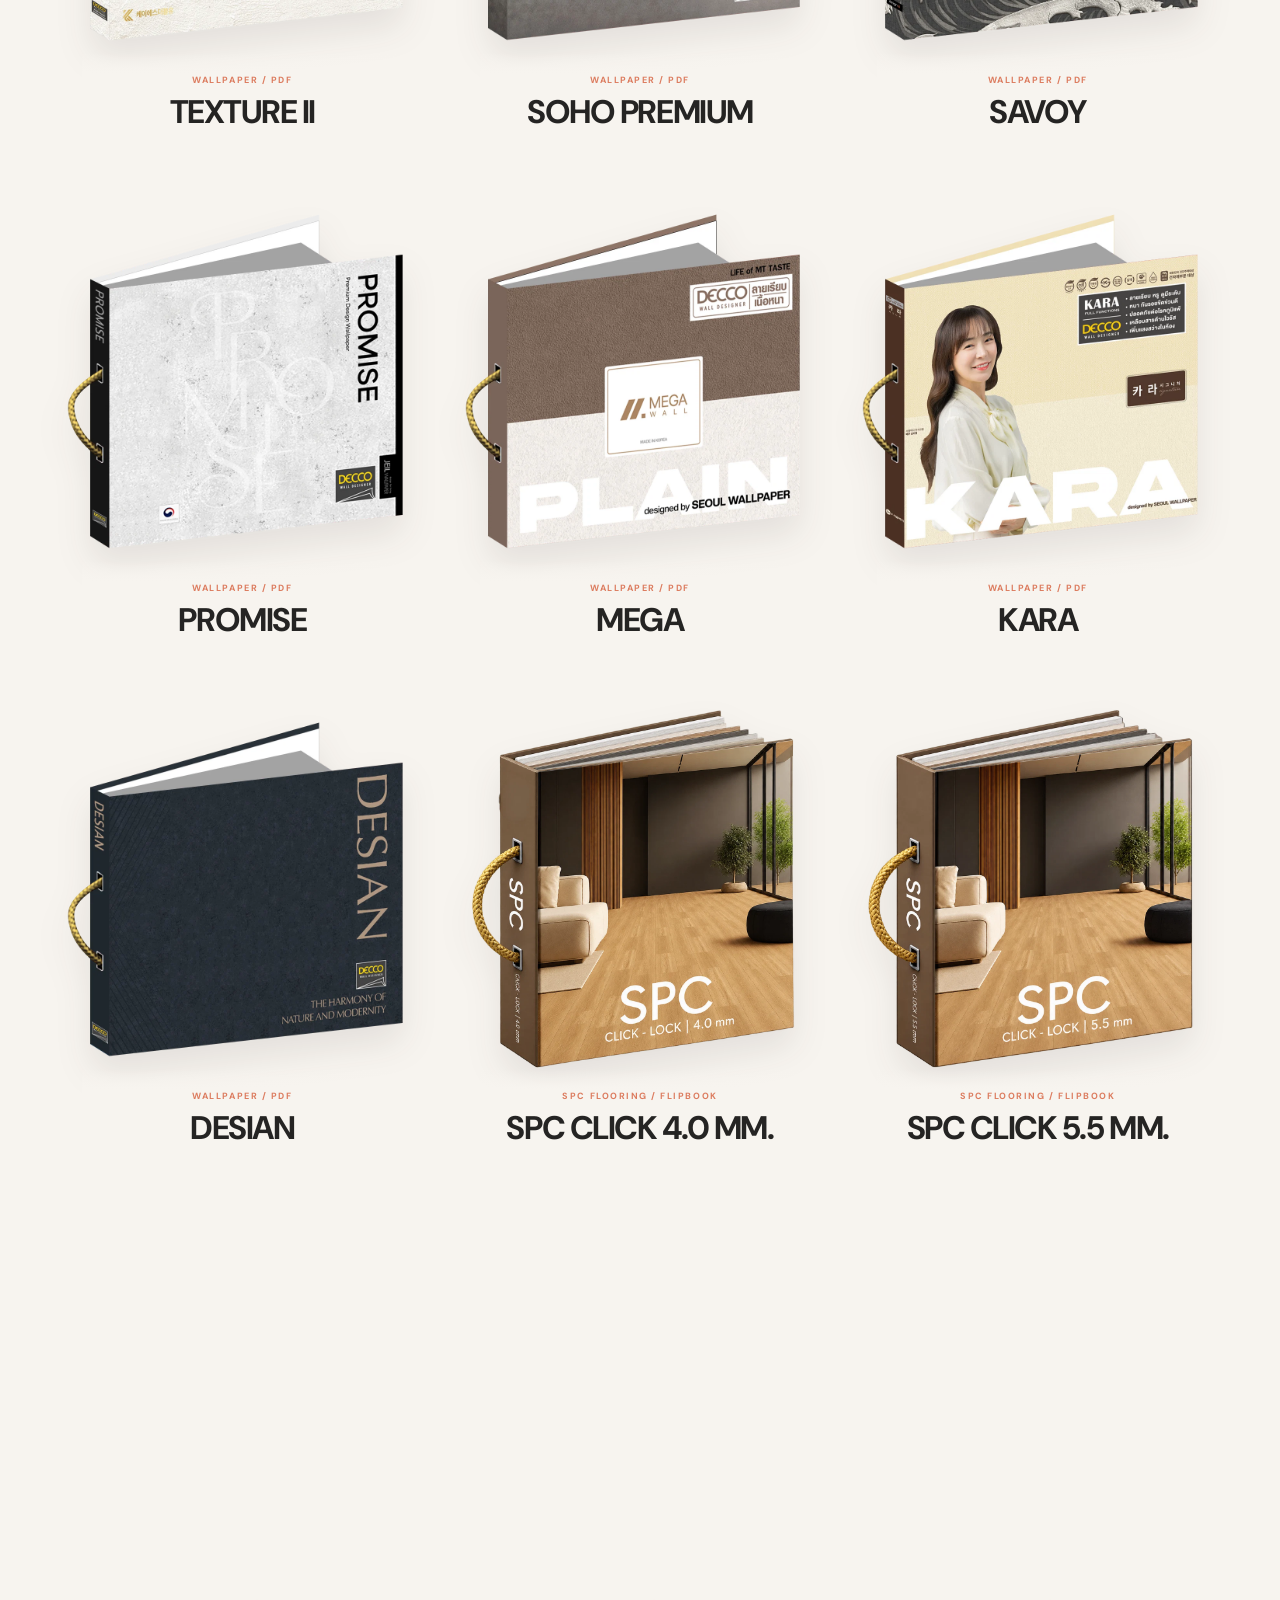
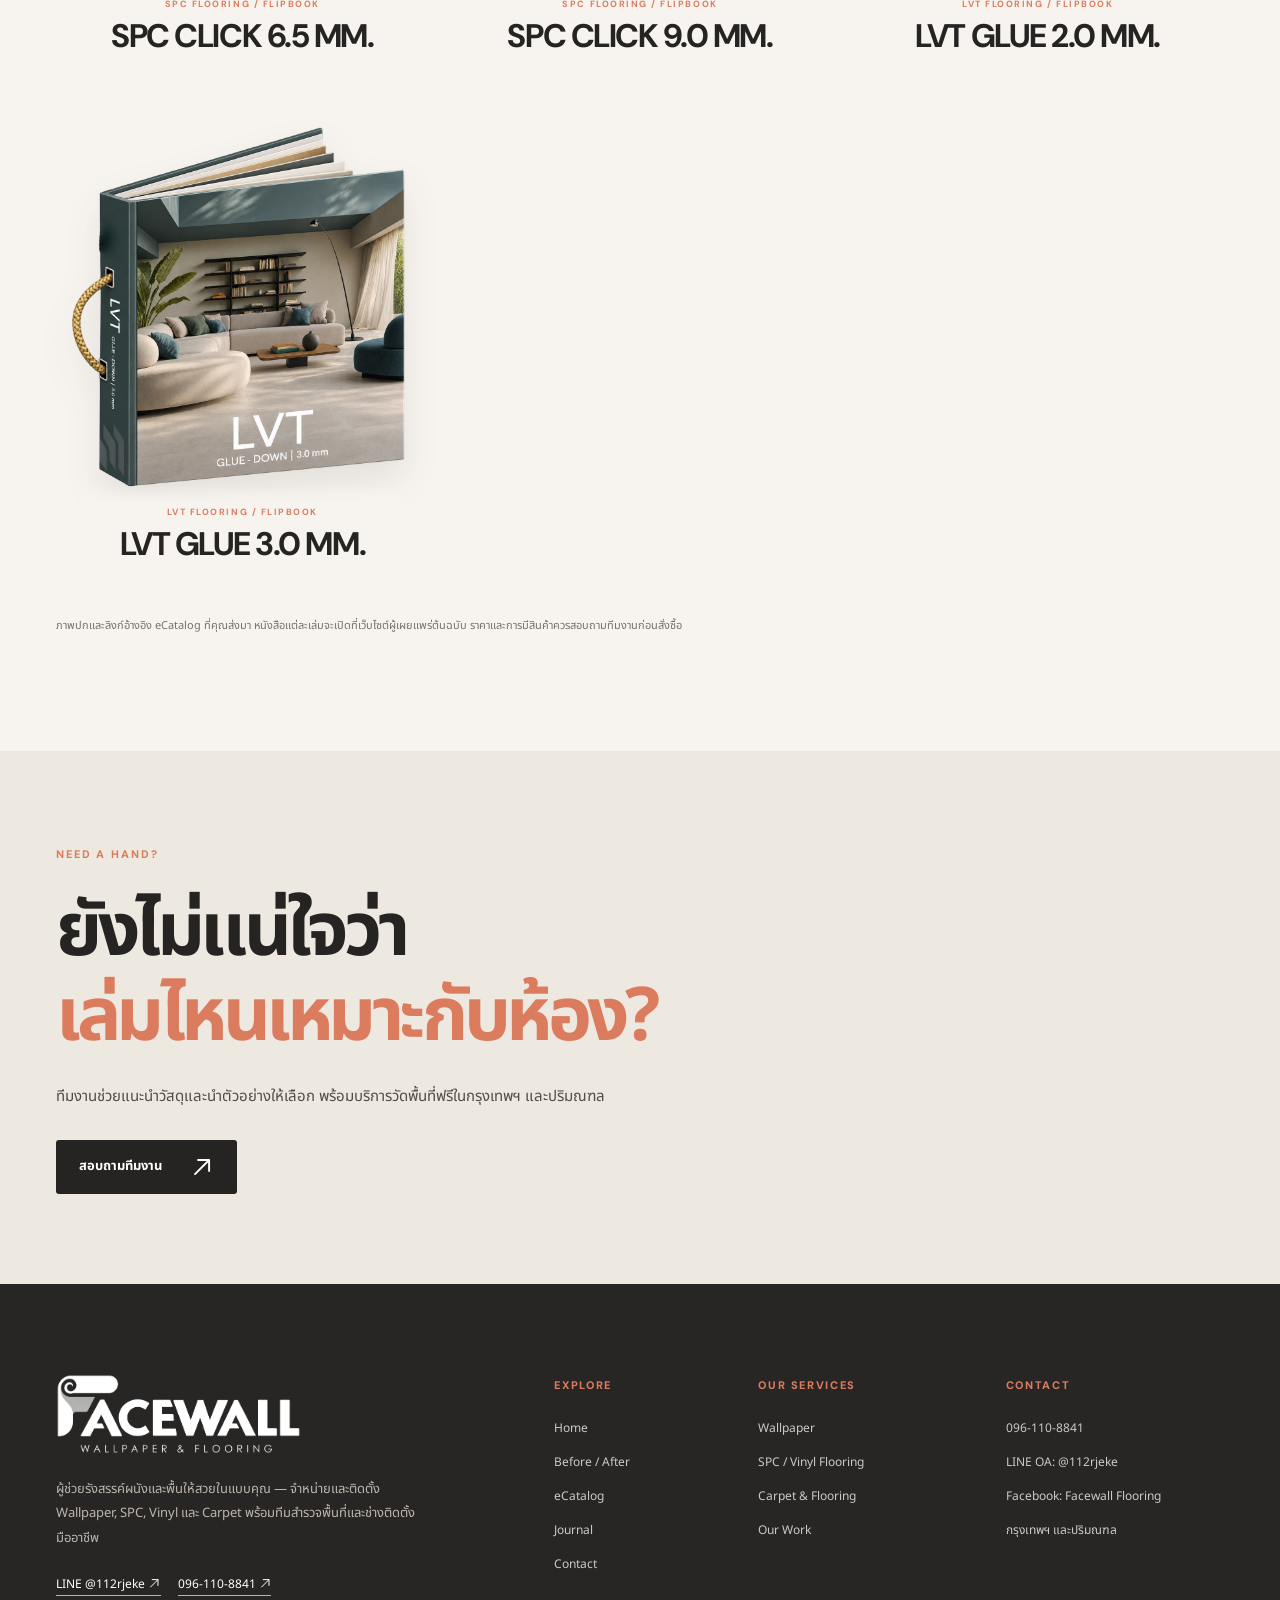
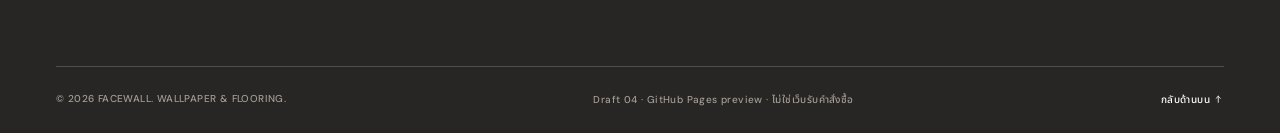
<file: catalog.html>
<!DOCTYPE html>

<html lang="th"><head><meta charset="utf-8"/><meta content="width=device-width,initial-scale=1" name="viewport"/>
<title>eCatalog Online | FACEWALL — Wallpaper &amp; Flooring</title>
<meta content="เลือกอ่าน eCatalog Wallpaper และ Flooring ของ FACEWALL พร้อมตัวกรองชื่อเล่มและประเภทวัสดุ" name="description"/>
<meta content="noindex,nofollow" name="robots"/><meta content="#DC7C5F" name="theme-color"/>
<meta content="website" property="og:type"/><meta content="eCatalog Online — FACEWALL" property="og:title"/><meta content="เลือกอ่าน eCatalog Wallpaper และ Flooring ของ FACEWALL พร้อมตัวกรองชื่อเล่มและประเภทวัสดุ" property="og:description"/>
<link href="assets/favicon.svg" rel="icon" type="image/svg+xml"/>
<link href="https://fonts.googleapis.com" rel="preconnect"/><link crossorigin="" href="https://fonts.gstatic.com" rel="preconnect"/>
<link href="https://fonts.googleapis.com/css2?family=DM+Sans:wght@400;500;600;700;800&amp;family=Noto+Sans+Thai:wght@300;400;500;600;700;800&amp;display=swap" rel="stylesheet"/>
<link href="css/style.css" rel="stylesheet"/></head>
<body data-page="catalog"><a class="skip-link" href="#main">ข้ามไปยังเนื้อหา</a>
<div class="announcement"><span class="ann-star">✳︎</span> BEAUTIFUL WALLS. BETTER FLOORS. <span class="ann-divider">—</span> บริการติดตั้งกรุงเทพฯ และปริมณฑล <a href="contact.html">ปรึกษาเรา <svg aria-hidden="true" class="ui-arrow" fill="none" height="19" stroke="currentColor" stroke-linecap="round" stroke-linejoin="round" stroke-width="1.9" viewbox="0 0 24 24" width="19" xmlns="http://www.w3.org/2000/svg"><path d="M5 19 19 5M8 5h11v11"></path></svg></a></div>
<header class="site-header" id="site-header"><div class="header-inner wrap"><a aria-label="FACEWALL หน้าแรก" class="brand" href="index.html"><img alt="FACEWALL Wallpaper &amp; Flooring" height="67" src="assets/logo-white.png" width="206"/></a><nav aria-label="เมนูหลัก" class="site-nav" id="site-nav"><a class="nav-link" href="index.html">Home</a>
<a class="nav-link" href="showcase.html">Before / After</a>
<a aria-current="page" class="nav-link is-active" href="catalog.html">eCatalog</a>
<a class="nav-link" href="blog.html">Journal</a>
<a class="nav-link" href="contact.html">Contact</a></nav><a class="head-cta" href="contact.html">ปรึกษาฟรี <span aria-hidden="true"><svg aria-hidden="true" class="ui-arrow" fill="none" height="19" stroke="currentColor" stroke-linecap="round" stroke-linejoin="round" stroke-width="1.9" viewbox="0 0 24 24" width="19" xmlns="http://www.w3.org/2000/svg"><path d="M5 19 19 5M8 5h11v11"></path></svg></span></a><button aria-controls="site-nav" aria-expanded="false" aria-label="เปิดเมนู" class="menu-toggle" id="menu-toggle"><span></span><span></span></button></div></header>
<main id="main"><section class="page-intro catalog-intro"><div class="wrap"><span class="eyebrow">02 / OUR DIGITAL LIBRARY</span><h1>The eCatalog <em>Library.</em></h1><p>เลือกชมแคตตาล็อกวอลเปเปอร์และวัสดุปูพื้นได้ตามหมวดหมู่ คลิกที่ปกเล่มเพื่อเปิดแคตตาล็อกต้นทางในแท็บใหม่</p></div></section>
<section class="section catalog-section"><div class="wrap"><div class="catalog-controls"><div class="catalog-search"><label for="catalog-search">ค้นหาหนังสือ eCatalog</label><div class="search-input"><svg fill="none" height="21" stroke="currentColor" stroke-width="1.8" viewbox="0 0 24 24" width="21"><circle cx="11" cy="11" r="7"></circle><path d="m16 16 5 5"></path></svg><input autocomplete="off" id="catalog-search" placeholder="ชื่อเล่ม / SPC / LVT / Wallpaper..." type="search"/></div></div><div class="catalog-count" id="catalog-count">16 COLLECTIONS</div></div><div class="catalog-filters"><div aria-label="เลือกหมวดแคตตาล็อก" class="filter-bar" role="group"><button aria-pressed="true" class="filter-pill is-selected" data-catalog-category="all">All Collections</button><button aria-pressed="false" class="filter-pill" data-catalog-category="wallpaper">Wallpaper</button><button aria-pressed="false" class="filter-pill" data-catalog-category="flooring">Flooring</button></div><div class="catalog-subtypes"><label for="catalog-subtype">ประเภท</label><select id="catalog-subtype"><option value="all">ทุกประเภท</option><option value="wallpaper">Wallpaper</option><option value="spc">SPC Click-Lock</option><option value="lvt">LVT Glue-Down</option></select></div></div><div aria-live="polite" class="catalog-grid" id="catalog-grid"></div><div class="empty-state" hidden="" id="catalog-empty"><h3>ไม่พบแคตตาล็อกที่ตรงกับคำค้นหา</h3><p>ลองใช้คำที่สั้นลง หรือเลือกดูทุกหมวดหมู่</p><button class="btn btn-dark" id="clear-catalog" type="button">ล้างตัวกรอง <svg aria-hidden="true" class="ui-arrow" fill="none" height="19" stroke="currentColor" stroke-linecap="round" stroke-linejoin="round" stroke-width="1.9" viewbox="0 0 24 24" width="19" xmlns="http://www.w3.org/2000/svg"><path d="M5 19 19 5M8 5h11v11"></path></svg></button></div><p class="catalog-disclaimer">ภาพปกและลิงก์อ้างอิง eCatalog ที่คุณส่งมา หนังสือแต่ละเล่มจะเปิดที่เว็บไซต์ผู้เผยแพร่ต้นฉบับ ราคาและการมีสินค้าควรสอบถามทีมงานก่อนสั่งซื้อ</p></div></section>
<section class="editorial-band"><div class="wrap"><span class="eyebrow">NEED A HAND?</span><h2>ยังไม่แน่ใจว่า<br/><em>เล่มไหนเหมาะกับห้อง?</em></h2><p>ทีมงานช่วยแนะนำวัสดุและนำตัวอย่างให้เลือก พร้อมบริการวัดพื้นที่ฟรีในกรุงเทพฯ และปริมณฑล</p><a class="btn btn-dark" href="contact.html">สอบถามทีมงาน <span aria-hidden="true" class="arr"><svg aria-hidden="true" class="ui-arrow" fill="none" height="19" stroke="currentColor" stroke-linecap="round" stroke-linejoin="round" stroke-width="1.9" viewbox="0 0 24 24" width="19" xmlns="http://www.w3.org/2000/svg"><path d="M5 19 19 5M8 5h11v11"></path></svg></span></a></div></section></main>
<footer class="footer"><div class="wrap"><div class="footer-main"><div class="footer-info"><a class="footer-brand" href="index.html"><img alt="FACEWALL" height="88" src="assets/logo-white.png" width="270"/></a><p>ผู้ช่วยรังสรรค์ผนังและพื้นให้สวยในแบบคุณ — จำหน่ายและติดตั้ง Wallpaper, SPC, Vinyl และ Carpet พร้อมทีมสำรวจพื้นที่และช่างติดตั้งมืออาชีพ</p><div class="footer-social"><a href="https://line.me/R/ti/p/%40112rjeke" rel="noopener noreferrer" target="_blank">LINE @112rjeke <svg aria-hidden="true" class="ui-arrow" fill="none" height="19" stroke="currentColor" stroke-linecap="round" stroke-linejoin="round" stroke-width="1.9" viewbox="0 0 24 24" width="19" xmlns="http://www.w3.org/2000/svg"><path d="M5 19 19 5M8 5h11v11"></path></svg></a><a href="tel:0961108841">096-110-8841 <svg aria-hidden="true" class="ui-arrow" fill="none" height="19" stroke="currentColor" stroke-linecap="round" stroke-linejoin="round" stroke-width="1.9" viewbox="0 0 24 24" width="19" xmlns="http://www.w3.org/2000/svg"><path d="M5 19 19 5M8 5h11v11"></path></svg></a></div></div><div class="footer-links"><h3>EXPLORE</h3><a href="index.html">Home</a><a href="showcase.html">Before / After</a><a href="catalog.html">eCatalog</a><a href="blog.html">Journal</a><a href="contact.html">Contact</a></div><div class="footer-links"><h3>OUR SERVICES</h3><a href="catalog.html?category=wallpaper">Wallpaper</a><a href="catalog.html?category=flooring">SPC / Vinyl Flooring</a><a href="catalog.html?category=flooring">Carpet &amp; Flooring</a><a href="showcase.html">Our Work</a></div><div class="footer-links"><h3>CONTACT</h3><a href="tel:0961108841">096-110-8841</a><a href="https://line.me/R/ti/p/%40112rjeke" rel="noopener noreferrer" target="_blank">LINE OA: @112rjeke</a><span>Facebook: Facewall Flooring</span><span>กรุงเทพฯ และปริมณฑล</span></div></div><div class="footer-bottom"><span>© 2026 FACEWALL. WALLPAPER &amp; FLOORING.</span><span>Draft 04 · GitHub Pages preview · ไม่ใช่เว็บรับคำสั่งซื้อ</span><a href="#main">กลับด้านบน <svg aria-hidden="true" class="ui-arrow" fill="none" height="19" stroke="currentColor" stroke-linecap="round" stroke-linejoin="round" stroke-width="1.9" viewbox="0 0 24 24" width="19" xmlns="http://www.w3.org/2000/svg"><path d="M12 19V5m-5 5 5-5 5 5"></path></svg></a></div></div></footer>
<div aria-live="polite" class="toast" id="toast" role="status"></div>
<script defer="" src="js/config.js"></script><script defer="" src="js/catalogs.js"></script><script defer="" src="js/site.js"></script><a aria-label="ปรึกษาทีมงาน FACEWALL ฟรี" class="sticky-lead" href="contact.html#inquiry-form"><svg aria-hidden="true" fill="none" height="18" stroke="currentColor" stroke-linecap="round" stroke-linejoin="round" stroke-width="1.9" viewbox="0 0 24 24" width="18"><path d="M5 19 19 5M8 5h11v11"></path></svg><span>ปรึกษาฟรี / ขอราคางาน</span></a></body></html>
</file>
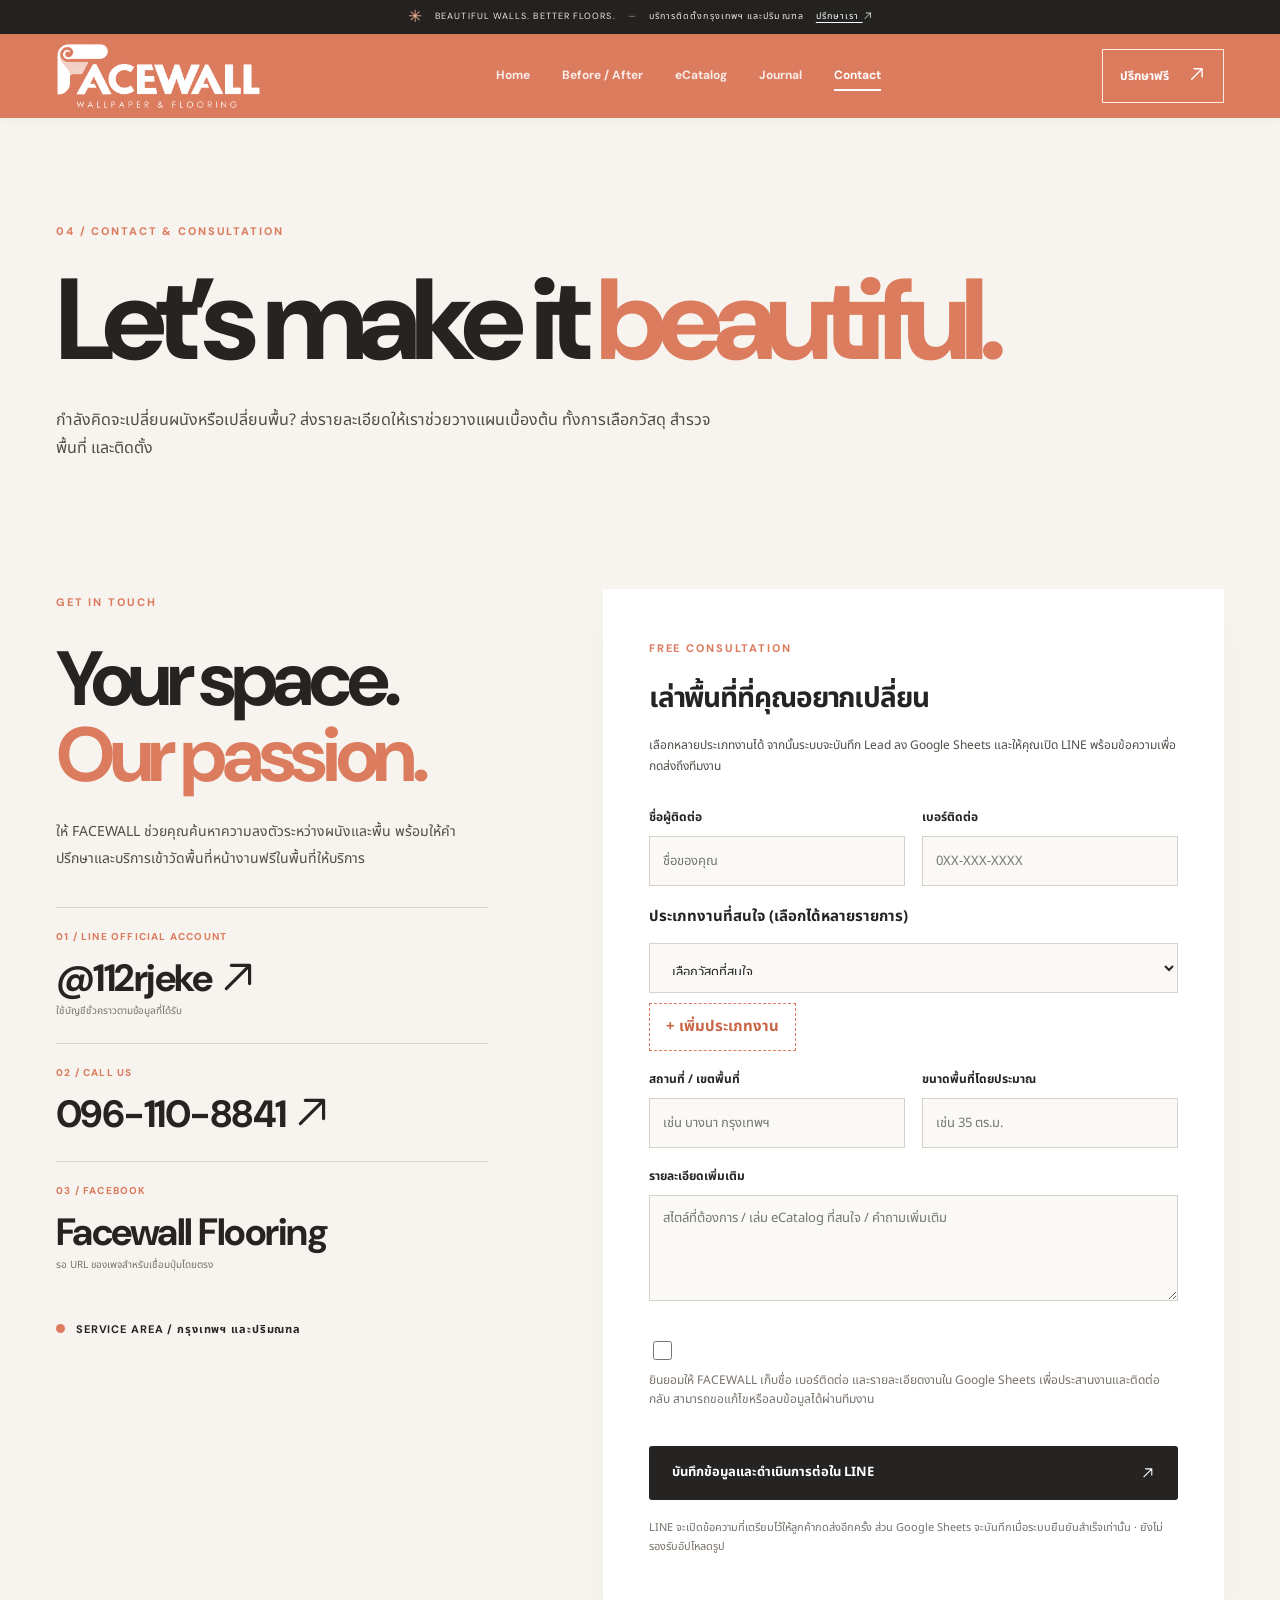
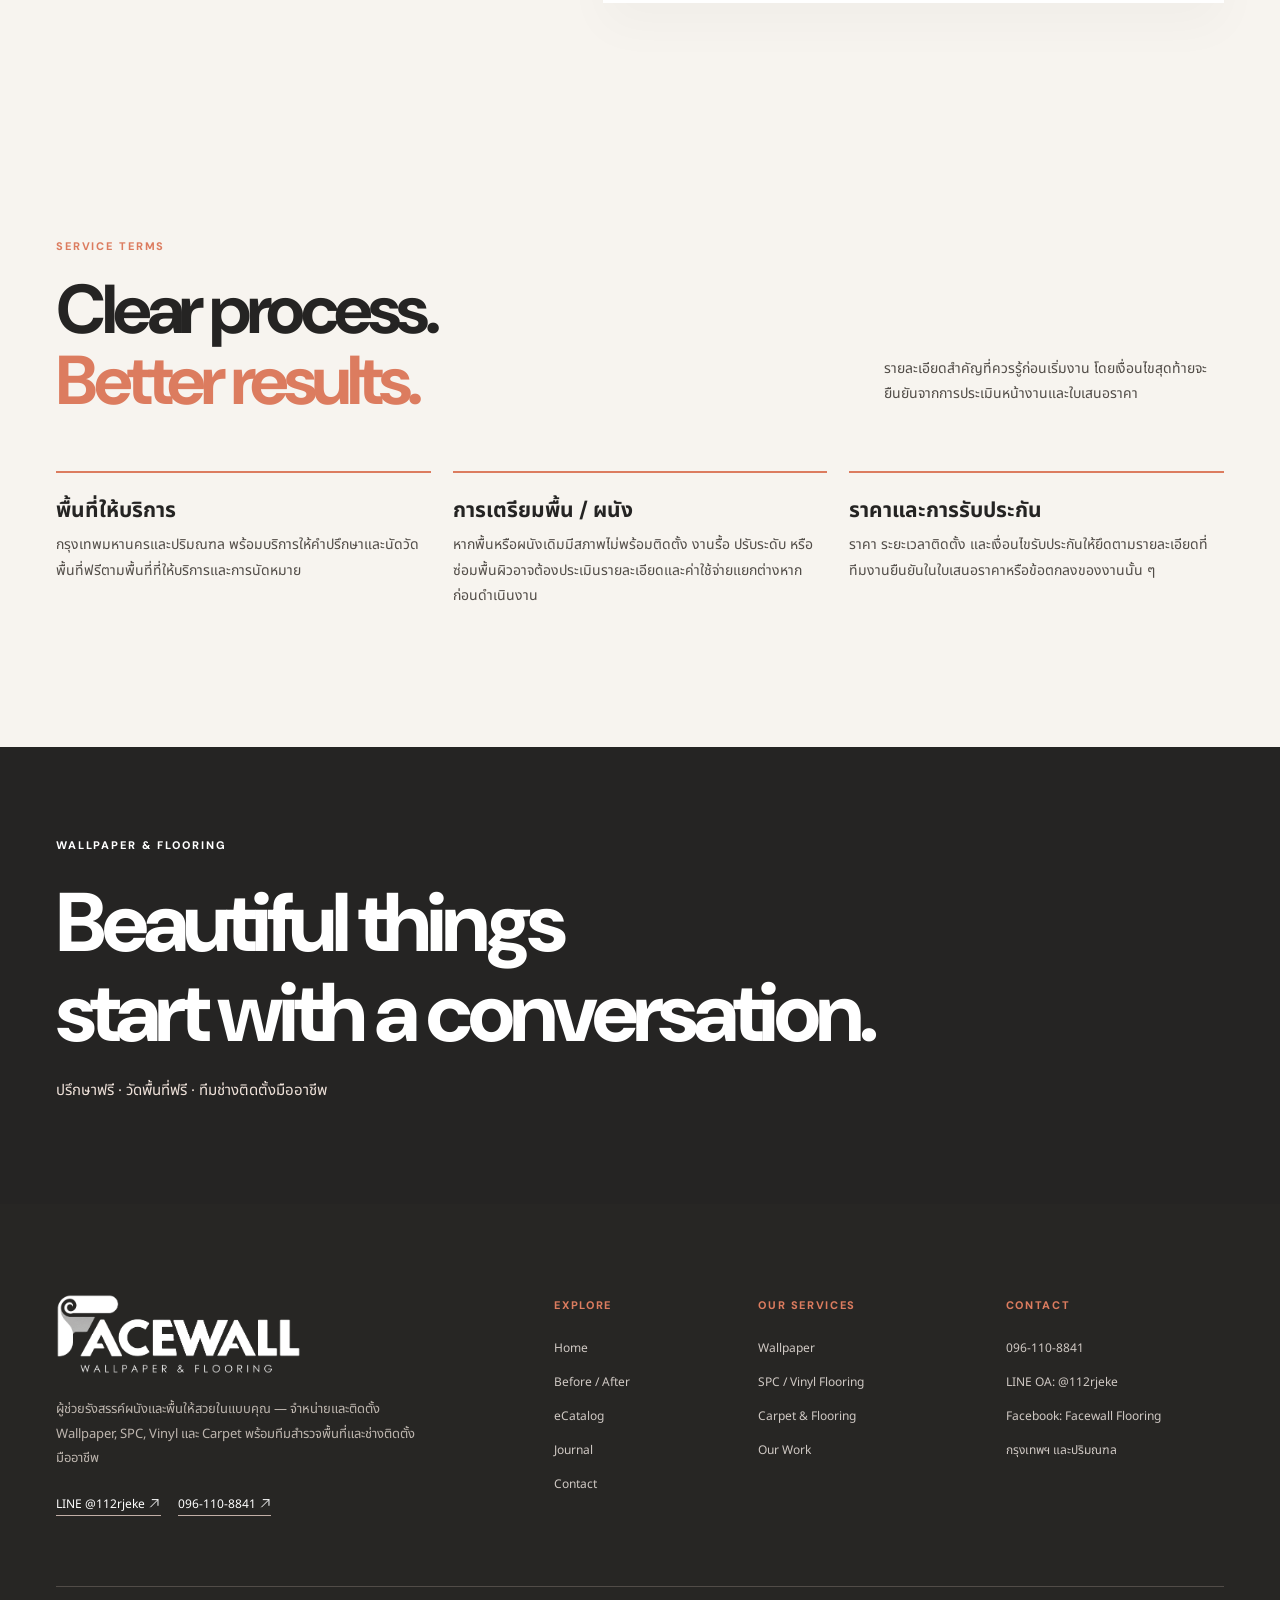
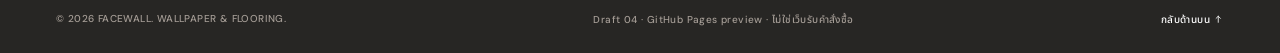
<file: contact.html>
<!DOCTYPE html>

<html lang="th"><head><meta charset="utf-8"/><meta content="width=device-width,initial-scale=1" name="viewport"/>
<title>Contact | FACEWALL — Wallpaper &amp; Flooring</title>
<meta content="ติดต่อ FACEWALL LINE @112rjeke โทร 096-110-8841 รับให้คำปรึกษาและวัดพื้นที่ฟรี กรุงเทพฯ และปริมณฑล" name="description"/>
<meta content="noindex,nofollow" name="robots"/><meta content="#DC7C5F" name="theme-color"/>
<meta content="website" property="og:type"/><meta content="Contact — FACEWALL" property="og:title"/><meta content="ติดต่อ FACEWALL LINE @112rjeke โทร 096-110-8841 รับให้คำปรึกษาและวัดพื้นที่ฟรี กรุงเทพฯ และปริมณฑล" property="og:description"/>
<link href="assets/favicon.svg" rel="icon" type="image/svg+xml"/>
<link href="https://fonts.googleapis.com" rel="preconnect"/><link crossorigin="" href="https://fonts.gstatic.com" rel="preconnect"/>
<link href="https://fonts.googleapis.com/css2?family=DM+Sans:wght@400;500;600;700;800&amp;family=Noto+Sans+Thai:wght@300;400;500;600;700;800&amp;display=swap" rel="stylesheet"/>
<link href="css/style.css" rel="stylesheet"/></head>
<body data-page="contact"><a class="skip-link" href="#main">ข้ามไปยังเนื้อหา</a>
<div class="announcement"><span class="ann-star">✳︎</span> BEAUTIFUL WALLS. BETTER FLOORS. <span class="ann-divider">—</span> บริการติดตั้งกรุงเทพฯ และปริมณฑล <a href="contact.html">ปรึกษาเรา <svg aria-hidden="true" class="ui-arrow" fill="none" height="19" stroke="currentColor" stroke-linecap="round" stroke-linejoin="round" stroke-width="1.9" viewbox="0 0 24 24" width="19" xmlns="http://www.w3.org/2000/svg"><path d="M5 19 19 5M8 5h11v11"></path></svg></a></div>
<header class="site-header" id="site-header"><div class="header-inner wrap"><a aria-label="FACEWALL หน้าแรก" class="brand" href="index.html"><img alt="FACEWALL Wallpaper &amp; Flooring" height="67" src="assets/logo-white.png" width="206"/></a><nav aria-label="เมนูหลัก" class="site-nav" id="site-nav"><a class="nav-link" href="index.html">Home</a>
<a class="nav-link" href="showcase.html">Before / After</a>
<a class="nav-link" href="catalog.html">eCatalog</a>
<a class="nav-link" href="blog.html">Journal</a>
<a aria-current="page" class="nav-link is-active" href="contact.html">Contact</a></nav><a class="head-cta" href="contact.html">ปรึกษาฟรี <span aria-hidden="true"><svg aria-hidden="true" class="ui-arrow" fill="none" height="19" stroke="currentColor" stroke-linecap="round" stroke-linejoin="round" stroke-width="1.9" viewbox="0 0 24 24" width="19" xmlns="http://www.w3.org/2000/svg"><path d="M5 19 19 5M8 5h11v11"></path></svg></span></a><button aria-controls="site-nav" aria-expanded="false" aria-label="เปิดเมนู" class="menu-toggle" id="menu-toggle"><span></span><span></span></button></div></header>
<main id="main"><section class="page-intro contact-intro"><div class="wrap"><span class="eyebrow">04 / CONTACT &amp; CONSULTATION</span><h1>Let’s make it <em>beautiful.</em></h1><p>กำลังคิดจะเปลี่ยนผนังหรือเปลี่ยนพื้น? ส่งรายละเอียดให้เราช่วยวางแผนเบื้องต้น ทั้งการเลือกวัสดุ สำรวจพื้นที่ และติดตั้ง</p></div></section>
<section class="section contact-section"><div class="wrap contact-grid"><div class="contact-left"><span class="eyebrow">GET IN TOUCH</span><h2>Your space.<br/><em>Our passion.</em></h2><p>ให้ FACEWALL ช่วยคุณค้นหาความลงตัวระหว่างผนังและพื้น พร้อมให้คำปรึกษาและบริการเข้าวัดพื้นที่หน้างานฟรีในพื้นที่ให้บริการ</p><div class="contact-method"><span>01 / LINE OFFICIAL ACCOUNT</span><a href="https://line.me/R/ti/p/%40112rjeke" rel="noopener noreferrer" target="_blank">@112rjeke <svg aria-hidden="true" class="ui-arrow" fill="none" height="19" stroke="currentColor" stroke-linecap="round" stroke-linejoin="round" stroke-width="1.9" viewbox="0 0 24 24" width="19" xmlns="http://www.w3.org/2000/svg"><path d="M5 19 19 5M8 5h11v11"></path></svg></a><small>ใช้บัญชีชั่วคราวตามข้อมูลที่ได้รับ</small></div><div class="contact-method"><span>02 / CALL US</span><a href="tel:0961108841">096-110-8841 <svg aria-hidden="true" class="ui-arrow" fill="none" height="19" stroke="currentColor" stroke-linecap="round" stroke-linejoin="round" stroke-width="1.9" viewbox="0 0 24 24" width="19" xmlns="http://www.w3.org/2000/svg"><path d="M5 19 19 5M8 5h11v11"></path></svg></a></div><div class="contact-method"><span>03 / FACEBOOK</span><strong>Facewall Flooring</strong><small>รอ URL ของเพจสำหรับเชื่อมปุ่มโดยตรง</small></div><div class="service-area"><span class="dot"></span> SERVICE AREA / กรุงเทพฯ และปริมณฑล</div></div><div class="contact-form-card"><span class="eyebrow">FREE CONSULTATION</span><h3>เล่าพื้นที่ที่คุณอยากเปลี่ยน</h3><p>เลือกหลายประเภทงานได้ จากนั้นระบบจะบันทึก Lead ลง Google Sheets และให้คุณเปิด LINE พร้อมข้อความเพื่อกดส่งถึงทีมงาน</p>
<form autocomplete="on" id="inquiry-form">
<div class="form-row">
<label>ชื่อผู้ติดต่อ <input autocomplete="name" maxlength="120" name="name" placeholder="ชื่อของคุณ" required=""/></label>
<label>เบอร์ติดต่อ <input autocomplete="tel" inputmode="tel" maxlength="30" name="phone" placeholder="0XX-XXX-XXXX" required=""/></label>
</div>
<div class="lead-field"><span class="lead-label">ประเภทงานที่สนใจ (เลือกได้หลายรายการ)</span>
<div class="lead-products" id="product-choices"></div>
<button class="lead-add-product" id="add-product" type="button">+ เพิ่มประเภทงาน</button>
</div>
<div class="form-row">
<label>สถานที่ / เขตพื้นที่ <input maxlength="150" name="place" placeholder="เช่น บางนา กรุงเทพฯ"/></label>
<label>ขนาดพื้นที่โดยประมาณ <input maxlength="80" name="area" placeholder="เช่น 35 ตร.ม."/></label>
</div>
<label>รายละเอียดเพิ่มเติม <textarea maxlength="1200" name="message" placeholder="สไตล์ที่ต้องการ / เล่ม eCatalog ที่สนใจ / คำถามเพิ่มเติม" rows="4"></textarea></label>
<label class="lead-consent"><input name="consent" required="" type="checkbox" value="yes"/><span>ยินยอมให้ FACEWALL เก็บชื่อ เบอร์ติดต่อ และรายละเอียดงานใน Google Sheets เพื่อประสานงานและติดต่อกลับ สามารถขอแก้ไขหรือลบข้อมูลได้ผ่านทีมงาน</span></label>
<button class="btn btn-dark btn-full" id="lead-submit" type="submit">บันทึกข้อมูลและดำเนินการต่อใน LINE <svg aria-hidden="true" class="ui-arrow" fill="none" height="18" stroke="currentColor" stroke-linecap="round" stroke-linejoin="round" stroke-width="1.9" viewbox="0 0 24 24" width="18"><path d="M5 19 19 5M8 5h11v11"></path></svg></button>
<div class="inquiry-result" hidden="" id="inquiry-result">
<p aria-live="polite" id="lead-status" role="status"></p>
<textarea aria-label="ข้อความที่จะนำไปส่งใน LINE" id="inquiry-preview" readonly="" rows="9"></textarea>
<div class="inquiry-actions">
<button class="btn btn-outline" id="copy-inquiry" type="button">คัดลอกข้อความ</button>
<a class="btn btn-coral" href="https://line.me/R/oaMessage/%40112rjeke/" id="lead-line-link" rel="noopener noreferrer" target="_blank">เปิด LINE เพื่อกดส่ง <svg aria-hidden="true" class="ui-arrow" fill="none" height="18" stroke="currentColor" stroke-linecap="round" stroke-linejoin="round" stroke-width="1.9" viewbox="0 0 24 24" width="18"><path d="M5 19 19 5M8 5h11v11"></path></svg></a>
</div>
</div>
</form>
<small class="form-note">LINE จะเปิดข้อความที่เตรียมไว้ให้ลูกค้ากดส่งอีกครั้ง ส่วน Google Sheets จะบันทึกเมื่อระบบยืนยันสำเร็จเท่านั้น · ยังไม่รองรับอัปโหลดรูป</small></div></div></section>
<section class="section service-terms-section"><div class="wrap"><div class="section-top"><div><span class="eyebrow">SERVICE TERMS</span><h2>Clear process.<br/><em>Better results.</em></h2></div><p>รายละเอียดสำคัญที่ควรรู้ก่อนเริ่มงาน โดยเงื่อนไขสุดท้ายจะยืนยันจากการประเมินหน้างานและใบเสนอราคา</p></div>
<div class="terms-grid"><div><h3>พื้นที่ให้บริการ</h3><p>กรุงเทพมหานครและปริมณฑล พร้อมบริการให้คำปรึกษาและนัดวัดพื้นที่ฟรีตามพื้นที่ที่ให้บริการและการนัดหมาย</p></div>
<div><h3>การเตรียมพื้น / ผนัง</h3><p>หากพื้นหรือผนังเดิมมีสภาพไม่พร้อมติดตั้ง งานรื้อ ปรับระดับ หรือซ่อมพื้นผิวอาจต้องประเมินรายละเอียดและค่าใช้จ่ายแยกต่างหากก่อนดำเนินงาน</p></div>
<div><h3>ราคาและการรับประกัน</h3><p>ราคา ระยะเวลาติดตั้ง และเงื่อนไขรับประกันให้ยึดตามรายละเอียดที่ทีมงานยืนยันในใบเสนอราคาหรือข้อตกลงของงานนั้น ๆ</p></div></div></div></section><section class="contact-bottom"><div class="wrap"><span class="eyebrow light">WALLPAPER &amp; FLOORING</span><h2>Beautiful things<br/>start with a conversation.</h2><p>ปรึกษาฟรี · วัดพื้นที่ฟรี · ทีมช่างติดตั้งมืออาชีพ</p></div></section></main>
<footer class="footer"><div class="wrap"><div class="footer-main"><div class="footer-info"><a class="footer-brand" href="index.html"><img alt="FACEWALL" height="88" src="assets/logo-white.png" width="270"/></a><p>ผู้ช่วยรังสรรค์ผนังและพื้นให้สวยในแบบคุณ — จำหน่ายและติดตั้ง Wallpaper, SPC, Vinyl และ Carpet พร้อมทีมสำรวจพื้นที่และช่างติดตั้งมืออาชีพ</p><div class="footer-social"><a href="https://line.me/R/ti/p/%40112rjeke" rel="noopener noreferrer" target="_blank">LINE @112rjeke <svg aria-hidden="true" class="ui-arrow" fill="none" height="19" stroke="currentColor" stroke-linecap="round" stroke-linejoin="round" stroke-width="1.9" viewbox="0 0 24 24" width="19" xmlns="http://www.w3.org/2000/svg"><path d="M5 19 19 5M8 5h11v11"></path></svg></a><a href="tel:0961108841">096-110-8841 <svg aria-hidden="true" class="ui-arrow" fill="none" height="19" stroke="currentColor" stroke-linecap="round" stroke-linejoin="round" stroke-width="1.9" viewbox="0 0 24 24" width="19" xmlns="http://www.w3.org/2000/svg"><path d="M5 19 19 5M8 5h11v11"></path></svg></a></div></div><div class="footer-links"><h3>EXPLORE</h3><a href="index.html">Home</a><a href="showcase.html">Before / After</a><a href="catalog.html">eCatalog</a><a href="blog.html">Journal</a><a href="contact.html">Contact</a></div><div class="footer-links"><h3>OUR SERVICES</h3><a href="catalog.html?category=wallpaper">Wallpaper</a><a href="catalog.html?category=flooring">SPC / Vinyl Flooring</a><a href="catalog.html?category=flooring">Carpet &amp; Flooring</a><a href="showcase.html">Our Work</a></div><div class="footer-links"><h3>CONTACT</h3><a href="tel:0961108841">096-110-8841</a><a href="https://line.me/R/ti/p/%40112rjeke" rel="noopener noreferrer" target="_blank">LINE OA: @112rjeke</a><span>Facebook: Facewall Flooring</span><span>กรุงเทพฯ และปริมณฑล</span></div></div><div class="footer-bottom"><span>© 2026 FACEWALL. WALLPAPER &amp; FLOORING.</span><span>Draft 04 · GitHub Pages preview · ไม่ใช่เว็บรับคำสั่งซื้อ</span><a href="#main">กลับด้านบน <svg aria-hidden="true" class="ui-arrow" fill="none" height="19" stroke="currentColor" stroke-linecap="round" stroke-linejoin="round" stroke-width="1.9" viewbox="0 0 24 24" width="19" xmlns="http://www.w3.org/2000/svg"><path d="M12 19V5m-5 5 5-5 5 5"></path></svg></a></div></div></footer>
<div aria-live="polite" class="toast" id="toast" role="status"></div>
<script defer="" src="js/config.js"></script><script defer="" src="js/catalogs.js"></script><script defer="" src="js/site.js"></script><script defer="" src="js/leads.js"></script><a aria-label="ปรึกษาทีมงาน FACEWALL ฟรี" class="sticky-lead" href="contact.html#inquiry-form"><svg aria-hidden="true" fill="none" height="18" stroke="currentColor" stroke-linecap="round" stroke-linejoin="round" stroke-width="1.9" viewbox="0 0 24 24" width="18"><path d="M5 19 19 5M8 5h11v11"></path></svg><span>ปรึกษาฟรี / ขอราคางาน</span></a></body></html>
</file>
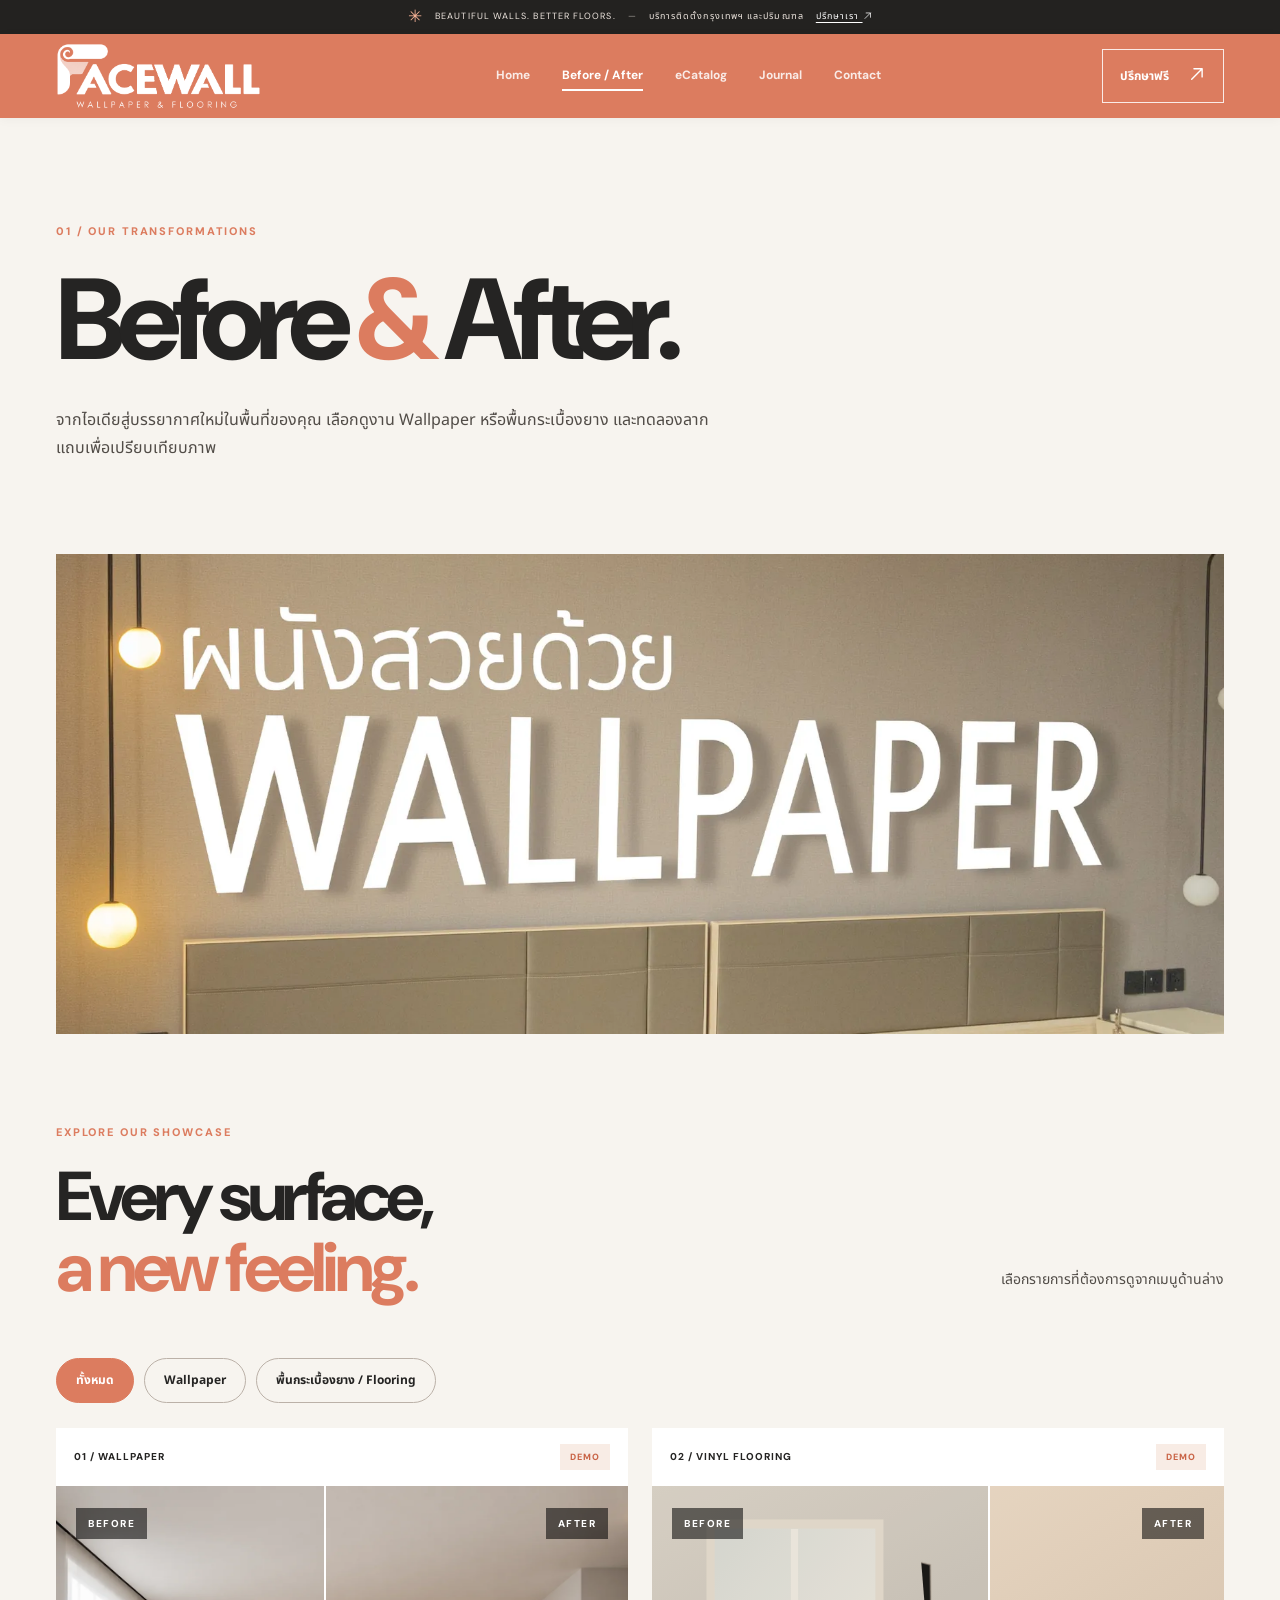
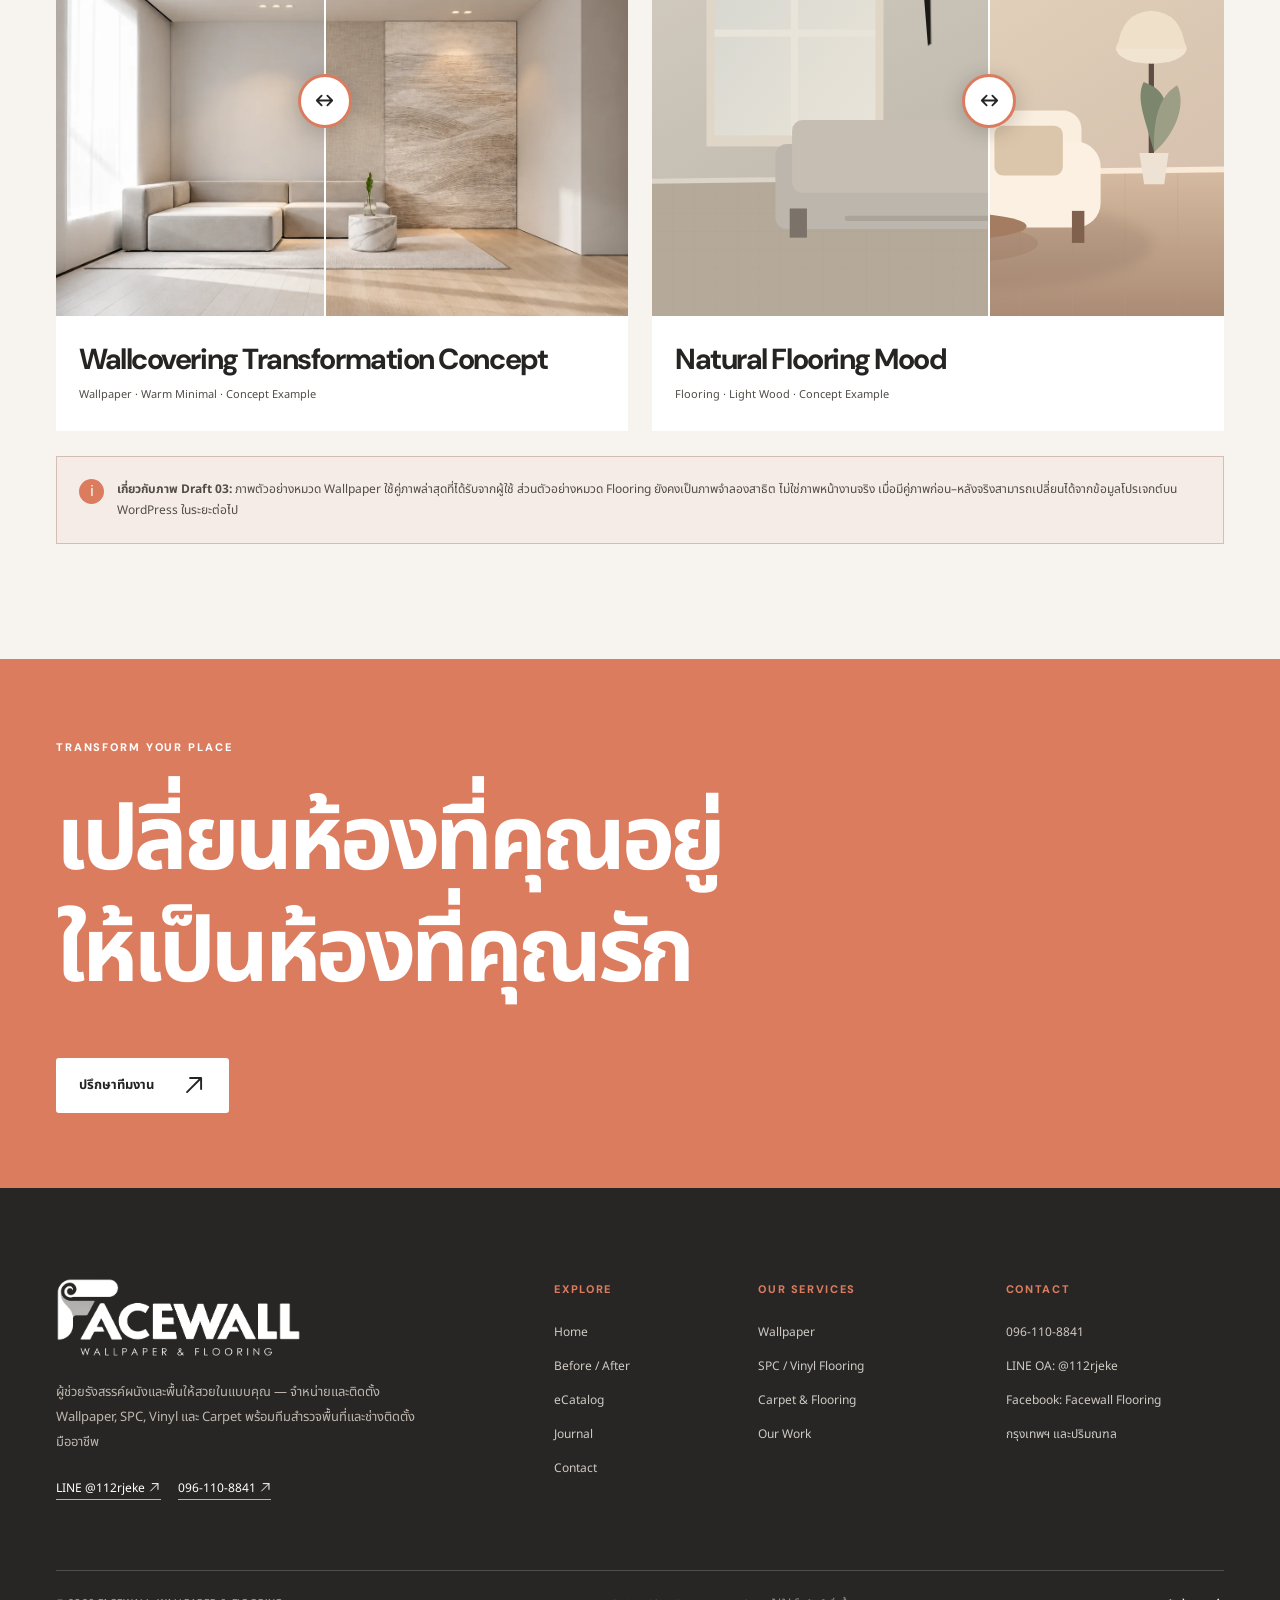
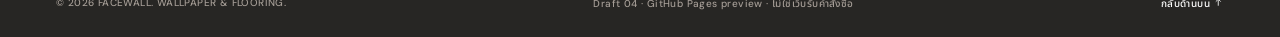
<file: showcase.html>
<!DOCTYPE html>

<html lang="th"><head><meta charset="utf-8"/><meta content="width=device-width,initial-scale=1" name="viewport"/>
<title>Before / After | FACEWALL — Wallpaper &amp; Flooring</title>
<meta content="ชมแกลเลอรีสาธิต Before / After ของ FACEWALL แยกประเภท Wallpaper และพื้นกระเบื้องยาง" name="description"/>
<meta content="noindex,nofollow" name="robots"/><meta content="#DC7C5F" name="theme-color"/>
<meta content="website" property="og:type"/><meta content="Before / After — FACEWALL" property="og:title"/><meta content="ชมแกลเลอรีสาธิต Before / After ของ FACEWALL แยกประเภท Wallpaper และพื้นกระเบื้องยาง" property="og:description"/>
<link href="assets/favicon.svg" rel="icon" type="image/svg+xml"/>
<link href="https://fonts.googleapis.com" rel="preconnect"/><link crossorigin="" href="https://fonts.gstatic.com" rel="preconnect"/>
<link href="https://fonts.googleapis.com/css2?family=DM+Sans:wght@400;500;600;700;800&amp;family=Noto+Sans+Thai:wght@300;400;500;600;700;800&amp;display=swap" rel="stylesheet"/>
<link href="css/style.css" rel="stylesheet"/></head>
<body data-page="showcase"><a class="skip-link" href="#main">ข้ามไปยังเนื้อหา</a>
<div class="announcement"><span class="ann-star">✳︎</span> BEAUTIFUL WALLS. BETTER FLOORS. <span class="ann-divider">—</span> บริการติดตั้งกรุงเทพฯ และปริมณฑล <a href="contact.html">ปรึกษาเรา <svg aria-hidden="true" class="ui-arrow" fill="none" height="19" stroke="currentColor" stroke-linecap="round" stroke-linejoin="round" stroke-width="1.9" viewbox="0 0 24 24" width="19" xmlns="http://www.w3.org/2000/svg"><path d="M5 19 19 5M8 5h11v11"></path></svg></a></div>
<header class="site-header" id="site-header"><div class="header-inner wrap"><a aria-label="FACEWALL หน้าแรก" class="brand" href="index.html"><img alt="FACEWALL Wallpaper &amp; Flooring" height="67" src="assets/logo-white.png" width="206"/></a><nav aria-label="เมนูหลัก" class="site-nav" id="site-nav"><a class="nav-link" href="index.html">Home</a>
<a aria-current="page" class="nav-link is-active" href="showcase.html">Before / After</a>
<a class="nav-link" href="catalog.html">eCatalog</a>
<a class="nav-link" href="blog.html">Journal</a>
<a class="nav-link" href="contact.html">Contact</a></nav><a class="head-cta" href="contact.html">ปรึกษาฟรี <span aria-hidden="true"><svg aria-hidden="true" class="ui-arrow" fill="none" height="19" stroke="currentColor" stroke-linecap="round" stroke-linejoin="round" stroke-width="1.9" viewbox="0 0 24 24" width="19" xmlns="http://www.w3.org/2000/svg"><path d="M5 19 19 5M8 5h11v11"></path></svg></span></a><button aria-controls="site-nav" aria-expanded="false" aria-label="เปิดเมนู" class="menu-toggle" id="menu-toggle"><span></span><span></span></button></div></header>
<main id="main"><section class="page-intro showcase-intro"><div class="wrap"><span class="eyebrow">01 / OUR TRANSFORMATIONS</span><h1>Before <em>&amp;</em> After.</h1><p>จากไอเดียสู่บรรยากาศใหม่ในพื้นที่ของคุณ เลือกดูงาน Wallpaper หรือพื้นกระเบื้องยาง และทดลองลากแถบเพื่อเปรียบเทียบภาพ</p></div></section>
<section class="section showcase-overview"><div class="wrap"><div class="showcase-feature"><img alt="ภาพแนะนำผนังสวยด้วยวอลเปเปอร์ FACEWALL" src="assets/wallpaper-showcase.webp"/></div></div></section>
<section class="section showcase-gallery"><div class="wrap"><div class="section-top"><div><span class="eyebrow">EXPLORE OUR SHOWCASE</span><h2>Every surface,<br/><em>a new feeling.</em></h2></div><p>เลือกรายการที่ต้องการดูจากเมนูด้านล่าง</p></div><div aria-label="เลือกประเภทผลงาน" class="filter-bar" id="showcase-filters" role="group"><button aria-pressed="true" class="filter-pill is-selected" data-case-filter="all">ทั้งหมด</button><button aria-pressed="false" class="filter-pill" data-case-filter="wallpaper">Wallpaper</button><button aria-pressed="false" class="filter-pill" data-case-filter="flooring">พื้นกระเบื้องยาง / Flooring</button></div>
<div class="showcase-grid"><article class="showcase-card" data-case="wallpaper"><div class="showcase-card-head"><span>01 / WALLPAPER</span><span class="demo-tag">DEMO</span></div><div class="compare" data-compare="" style="--split:47%"><img alt="ภาพสาธิตหลังติดวอลเปเปอร์พื้นผิวสีเบจ" src="assets/wallpaper-after-d03.webp"/><img alt="ภาพสาธิตห้องก่อนตกแต่งวอลเปเปอร์" class="compare-before" src="assets/wallpaper-before-d03.webp"/><span class="compare-label compare-label-left">BEFORE</span><span class="compare-label compare-label-right">AFTER</span><span class="compare-line"><span><svg aria-hidden="true" class="ui-arrow" fill="none" height="19" stroke="currentColor" stroke-linecap="round" stroke-linejoin="round" stroke-width="1.9" viewbox="0 0 24 24" width="19" xmlns="http://www.w3.org/2000/svg"><path d="M4 12h16m-5-5 5 5-5 5M9 7l-5 5 5 5"></path></svg></span></span><input aria-label="เปรียบเทียบห้องตัวอย่างประเภท Wallpaper" max="100" min="0" type="range" value="47"/></div><div class="showcase-card-foot"><h3>Wallcovering Transformation Concept</h3><p>Wallpaper · Warm Minimal · Concept Example</p></div></article>
<article class="showcase-card" data-case="flooring"><div class="showcase-card-head"><span>02 / VINYL FLOORING</span><span class="demo-tag">DEMO</span></div><div class="compare compare-floor" data-compare="" style="--split:59%"><img alt="ภาพสาธิตหลังเปลี่ยนพื้นห้อง" src="assets/room-illustration.svg"/><img alt="ภาพสาธิตก่อนเปลี่ยนพื้นห้อง" class="compare-before" src="assets/room-before.svg"/><span class="compare-label compare-label-left">BEFORE</span><span class="compare-label compare-label-right">AFTER</span><span class="compare-line"><span><svg aria-hidden="true" class="ui-arrow" fill="none" height="19" stroke="currentColor" stroke-linecap="round" stroke-linejoin="round" stroke-width="1.9" viewbox="0 0 24 24" width="19" xmlns="http://www.w3.org/2000/svg"><path d="M4 12h16m-5-5 5 5-5 5M9 7l-5 5 5 5"></path></svg></span></span><input aria-label="เปรียบเทียบห้องตัวอย่างประเภทพื้นกระเบื้องยาง" max="100" min="0" type="range" value="59"/></div><div class="showcase-card-foot"><h3>Natural Flooring Mood</h3><p>Flooring · Light Wood · Concept Example</p></div></article></div>
<div class="showcase-note"><span class="info-symbol">i</span><p><strong>เกี่ยวกับภาพ Draft 03:</strong> ภาพตัวอย่างหมวด Wallpaper ใช้คู่ภาพล่าสุดที่ได้รับจากผู้ใช้ ส่วนตัวอย่างหมวด Flooring ยังคงเป็นภาพจำลองสาธิต ไม่ใช่ภาพหน้างานจริง เมื่อมีคู่ภาพก่อน–หลังจริงสามารถเปลี่ยนได้จากข้อมูลโปรเจกต์บน WordPress ในระยะต่อไป</p></div></div></section>
<section class="closing-cta slim"><div class="wrap"><span class="eyebrow light">TRANSFORM YOUR PLACE</span><h2>เปลี่ยนห้องที่คุณอยู่<br/>ให้เป็นห้องที่คุณรัก</h2><a class="btn btn-white" href="contact.html">ปรึกษาทีมงาน <span aria-hidden="true" class="arr"><svg aria-hidden="true" class="ui-arrow" fill="none" height="19" stroke="currentColor" stroke-linecap="round" stroke-linejoin="round" stroke-width="1.9" viewbox="0 0 24 24" width="19" xmlns="http://www.w3.org/2000/svg"><path d="M5 19 19 5M8 5h11v11"></path></svg></span></a></div></section><section class="section real-work-section" hidden="" id="real-projects"><div class="wrap"><div class="section-top"><div><span class="eyebrow">REAL FACEWALL PROJECTS</span><h2>Installed spaces.<br/><em>Real stories.</em></h2></div><p>ผลงานการติดตั้งจริงจาก FACEWALL พร้อมรายละเอียดวัสดุและพื้นที่หน้างาน</p></div><div class="real-projects-grid" id="real-projects-grid"></div></div></section></main>
<footer class="footer"><div class="wrap"><div class="footer-main"><div class="footer-info"><a class="footer-brand" href="index.html"><img alt="FACEWALL" height="88" src="assets/logo-white.png" width="270"/></a><p>ผู้ช่วยรังสรรค์ผนังและพื้นให้สวยในแบบคุณ — จำหน่ายและติดตั้ง Wallpaper, SPC, Vinyl และ Carpet พร้อมทีมสำรวจพื้นที่และช่างติดตั้งมืออาชีพ</p><div class="footer-social"><a href="https://line.me/R/ti/p/%40112rjeke" rel="noopener noreferrer" target="_blank">LINE @112rjeke <svg aria-hidden="true" class="ui-arrow" fill="none" height="19" stroke="currentColor" stroke-linecap="round" stroke-linejoin="round" stroke-width="1.9" viewbox="0 0 24 24" width="19" xmlns="http://www.w3.org/2000/svg"><path d="M5 19 19 5M8 5h11v11"></path></svg></a><a href="tel:0961108841">096-110-8841 <svg aria-hidden="true" class="ui-arrow" fill="none" height="19" stroke="currentColor" stroke-linecap="round" stroke-linejoin="round" stroke-width="1.9" viewbox="0 0 24 24" width="19" xmlns="http://www.w3.org/2000/svg"><path d="M5 19 19 5M8 5h11v11"></path></svg></a></div></div><div class="footer-links"><h3>EXPLORE</h3><a href="index.html">Home</a><a href="showcase.html">Before / After</a><a href="catalog.html">eCatalog</a><a href="blog.html">Journal</a><a href="contact.html">Contact</a></div><div class="footer-links"><h3>OUR SERVICES</h3><a href="catalog.html?category=wallpaper">Wallpaper</a><a href="catalog.html?category=flooring">SPC / Vinyl Flooring</a><a href="catalog.html?category=flooring">Carpet &amp; Flooring</a><a href="showcase.html">Our Work</a></div><div class="footer-links"><h3>CONTACT</h3><a href="tel:0961108841">096-110-8841</a><a href="https://line.me/R/ti/p/%40112rjeke" rel="noopener noreferrer" target="_blank">LINE OA: @112rjeke</a><span>Facebook: Facewall Flooring</span><span>กรุงเทพฯ และปริมณฑล</span></div></div><div class="footer-bottom"><span>© 2026 FACEWALL. WALLPAPER &amp; FLOORING.</span><span>Draft 04 · GitHub Pages preview · ไม่ใช่เว็บรับคำสั่งซื้อ</span><a href="#main">กลับด้านบน <svg aria-hidden="true" class="ui-arrow" fill="none" height="19" stroke="currentColor" stroke-linecap="round" stroke-linejoin="round" stroke-width="1.9" viewbox="0 0 24 24" width="19" xmlns="http://www.w3.org/2000/svg"><path d="M12 19V5m-5 5 5-5 5 5"></path></svg></a></div></div></footer>
<div aria-live="polite" class="toast" id="toast" role="status"></div>
<script defer="" src="js/config.js"></script><script defer="" src="js/catalogs.js"></script><script defer="" src="js/projects.js"></script><script defer="" src="js/site.js"></script><a aria-label="ปรึกษาทีมงาน FACEWALL ฟรี" class="sticky-lead" href="contact.html#inquiry-form"><svg aria-hidden="true" fill="none" height="18" stroke="currentColor" stroke-linecap="round" stroke-linejoin="round" stroke-width="1.9" viewbox="0 0 24 24" width="18"><path d="M5 19 19 5M8 5h11v11"></path></svg><span>ปรึกษาฟรี / ขอราคางาน</span></a></body></html>
</file>
<file: css/style.css>
:root{--coral:#dc7c5f;--coral-dark:#c96447;--ink:#252423;--inksoft:#514c47;--cream:#f7f4ef;--bone:#eee9e0;--white:#fff;--line:#d9d3cb;--muted:#77716b;--head:'DM Sans','Noto Sans Thai',Arial,sans-serif;--body:'Noto Sans Thai','DM Sans',sans-serif;--max:1400px;--ease:cubic-bezier(.22,1,.36,1)}
*{box-sizing:border-box}html{scroll-behavior:smooth;scroll-padding-top:100px}body{margin:0;background:var(--cream);color:var(--ink);font-family:var(--body);font-size:15px;line-height:1.75;-webkit-font-smoothing:antialiased}img{display:block;max-width:100%}a{color:inherit;text-decoration:none}button,input,textarea,select{font:inherit}button{cursor:pointer}a:focus-visible,button:focus-visible,input:focus-visible,select:focus-visible,textarea:focus-visible{outline:3px solid #f0a58b;outline-offset:3px}::selection{background:var(--coral);color:white}[hidden]{display:none!important}.wrap{width:min(calc(100% - 112px),var(--max));margin:0 auto}.skip-link{position:absolute;z-index:1000;top:-70px;left:10px;background:var(--ink);color:white;padding:12px}.skip-link:focus{top:10px}.eyebrow{font-family:var(--head);font-size:11px;font-weight:800;line-height:1.3;letter-spacing:.17em;text-transform:uppercase;color:var(--coral);display:inline-block}.eyebrow.light{color:white}em{font-style:normal;color:var(--coral)}h1,h2,h3,p{margin-top:0}h1,h2,h3{line-height:1.15}h1,h2{letter-spacing:-.065em}p{color:var(--inksoft)}.btn{font-family:var(--body);display:inline-flex;align-items:center;justify-content:space-between;gap:28px;min-height:54px;padding:14px 22px;border-radius:3px;text-transform:none;font-size:13px;font-weight:700;line-height:1.5;white-space:nowrap;border:1px solid transparent;transition:transform .3s var(--ease),background .3s,color .3s}.btn:hover{transform:translateY(-3px)}.btn .arr{font:600 23px var(--head);line-height:1}.btn-white{background:#fff;color:var(--ink)}.btn-dark{background:var(--ink);color:#fff}.btn-dark:hover{background:var(--coral)}.btn-outline{background:transparent;color:var(--ink);border-color:var(--ink)}.btn-outline:hover{background:var(--ink);color:white}.btn-coral{background:var(--coral);color:white}.btn-full{width:100%}.text-link{font:700 12px var(--body);letter-spacing:.02em;border-bottom:1px solid currentColor;padding-bottom:5px}.text-link.white{color:#fff}.text-link.dark{color:var(--ink)}
/* header */
.announcement{height:34px;background:#232220;color:#eee6df;display:flex;align-items:center;justify-content:center;gap:12px;font-family:var(--head);font-size:9px;letter-spacing:.12em;white-space:nowrap}.announcement a{color:#fff;text-decoration:underline;text-underline-offset:3px}.ann-star{color:#f6b296;font-size:17px}.ann-divider{opacity:.6}.site-header{position:sticky;top:0;z-index:100;background:var(--coral);box-shadow:0 2px 10px rgba(0,0,0,.04)}.header-inner{height:84px;display:flex;align-items:center;gap:20px}.brand{flex:0 0 auto;width:219px}.brand img{width:205px;height:auto}.site-nav{display:flex;align-items:center;gap:32px;margin:auto}.nav-link{font:700 12px var(--head);color:white;opacity:.85;transition:opacity .2s;border-bottom:2px solid transparent;padding:6px 0}.nav-link:hover,.nav-link.is-active{opacity:1;border-color:white}.head-cta{border:1px solid rgba(255,255,255,.85);padding:11px 17px;white-space:nowrap;font-size:12px;color:white;font-weight:700}.head-cta span{margin-left:16px;font-size:17px}.head-cta:hover{background:white;color:var(--coral)}.menu-toggle{border:0;background:transparent;width:38px;height:38px;display:none;flex-direction:column;align-items:center;justify-content:center;gap:7px}.menu-toggle span{display:block;width:25px;height:2px;background:white;transition:transform .25s}
/* hero */
.hero{height:min(760px,calc(100svh - 118px));min-height:575px;position:relative;overflow:hidden;background:#756551;color:white}.hero picture,.hero-photo{position:absolute;inset:0;width:100%;height:100%}.hero-photo{object-fit:cover;object-position:center 54%}.hero-overlay{position:absolute;inset:0;background:linear-gradient(90deg,rgba(25,22,20,.62) 0%,rgba(25,22,20,.27) 52%,transparent 92%),linear-gradient(0deg,rgba(27,20,16,.46),transparent 24%)}.hero-content{position:relative;height:calc(100% - 58px);display:flex;align-items:flex-start;justify-content:center;flex-direction:column;z-index:1}.hero-topline{display:flex;justify-content:space-between;align-items:center;width:100%;margin-bottom:25px}.hero-counter{font:500 10px var(--head);letter-spacing:.16em}.hero h1{font-family:var(--head);font-weight:800;font-size:clamp(72px,9.2vw,156px);letter-spacing:-.075em;line-height:.9;margin:0 0 25px}.hero h1 em{color:#ffb395}.hero-content>p{color:white;font-weight:500;max-width:500px;font-size:clamp(15px,1.45vw,20px);line-height:1.65}.hero-buttons{display:flex;align-items:center;gap:27px;margin-top:18px;flex-wrap:wrap}.hero-foot{display:flex;justify-content:space-between;align-items:center;position:absolute;bottom:0;left:0;right:0;z-index:1;height:58px;padding:0 max(56px,calc((100vw - var(--max))/2));border-top:1px solid rgba(255,255,255,.4);font:700 10px var(--head);letter-spacing:.15em}.hero-foot a{color:white}.ticker{background:var(--coral);height:76px;display:flex;align-items:center;overflow:hidden;color:white}.ticker>div{font:800 26px var(--head);letter-spacing:.075em;white-space:nowrap;word-spacing:20px;animation:marquee 38s linear infinite}.ticker span{margin:0 26px;color:#f1bca9}@keyframes marquee{to{transform:translateX(-45%)}}
/* shared */
.section{padding:115px 0}.section-top{display:flex;justify-content:space-between;align-items:end;gap:40px;margin-bottom:55px}.section-top h2,.section h2{font-family:var(--head);font-size:clamp(46px,5.4vw,88px);font-weight:700;line-height:1.03;margin:15px 0 0}.section-top>p{max-width:340px;margin:0 0 10px;font-size:14px}.section-top .text-link{align-self:center}.section-solutions{background:var(--cream)}.service-grid{display:grid;grid-template-columns:1fr 1fr;gap:22px}.service-card{display:block;overflow:hidden;position:relative;background:var(--bone)}.service-img{height:430px;overflow:hidden;background:#e8ddd2}.service-img img{width:100%;height:100%;object-fit:cover;transition:transform .8s var(--ease)}.service-card:hover img{transform:scale(1.055)}.service-flooring .service-img img{object-position:center}.service-wallpaper .service-img img{object-position:center 42%}.service-copy{position:relative;padding:25px 28px 29px;min-height:165px}.service-copy>span:first-child{font:700 10px var(--head);letter-spacing:.14em;color:var(--coral)}.service-copy h3{font:700 45px var(--head);letter-spacing:-.055em;margin:10px 0 5px}.service-copy p{margin:0;font-size:12px}.circle-arrow{position:absolute;right:25px;top:57px;border:1px solid var(--ink);width:44px;height:44px;border-radius:100%;display:grid;place-items:center;font:500 24px var(--head)}.service-card:hover .circle-arrow{background:var(--coral);color:white;border-color:var(--coral)}
.about-section{background:var(--ink);color:white}.about-grid{display:grid;grid-template-columns:1.35fr .75fr;gap:70px;align-items:center}.about-big{font:800 clamp(50px,6.8vw,108px)/.95 var(--head);letter-spacing:-.075em}.about-big em{color:var(--coral)}.about-dot{color:var(--coral)}.about-side h2{font:700 32px/1.3 var(--body);letter-spacing:-.035em;margin:22px 0}.about-side p{color:#b9b2ab;font-size:14px;line-height:1.95}.about-tag{font:700 10px var(--head);color:#bfb4ab;letter-spacing:.12em;border-top:1px solid #595550;padding:15px 0;margin:20px 0 28px}.about-side .btn-outline{border-color:#a79e96;color:white}.about-side .btn-outline:hover{background:white;color:var(--ink)}
.transformation-section{background:var(--bone)}.transformation-grid{display:grid;grid-template-columns:1.42fr .75fr;gap:0;background:white;align-items:stretch}.compare{position:relative;min-width:0;height:auto;aspect-ratio:1.42;overflow:hidden;background:#b2a18f}.compare>img{position:absolute;inset:0;width:100%;height:100%;object-fit:cover;pointer-events:none}.compare .compare-before{clip-path:inset(0 calc(100% - var(--split)) 0 0)}.compare-label{position:absolute;z-index:3;top:22px;font:800 10px var(--head);color:#fff;letter-spacing:.15em;background:rgba(0,0,0,.55);padding:9px 12px;pointer-events:none}.compare-label-left{left:20px}.compare-label-right{right:20px}.compare-line{pointer-events:none;z-index:4;position:absolute;left:var(--split);top:0;bottom:0;width:2px;background:white;transform:translateX(-50%)}.compare-line>span{position:absolute;left:50%;top:50%;transform:translate(-50%,-50%);background:white;border-radius:50%;border:3px solid var(--coral);color:var(--ink);width:54px;height:54px;display:grid;place-items:center;font-size:25px;box-shadow:0 4px 22px #0003}.compare input[type=range]{position:absolute;z-index:5;inset:0;width:100%;height:100%;margin:0;opacity:0;cursor:ew-resize}.transformation-copy{padding:48px 45px;display:flex;align-items:flex-start;flex-direction:column;justify-content:center}.demo-tag{background:#f8ece5;color:var(--coral-dark);padding:7px 10px;letter-spacing:.1em;font:800 9px var(--head)}.transformation-copy h3{font:700 clamp(44px,4.7vw,72px)/.98 var(--head);letter-spacing:-.06em;margin:30px 0 20px}.transformation-copy p{max-width:320px;font-size:14px}.transformation-copy small{display:block;font-size:10px;color:var(--muted);line-height:1.5;margin-top:24px;max-width:330px}.transformation-copy .btn{margin-top:18px}
.collection-section{background:var(--cream)}.home-books{display:grid;grid-template-columns:1fr 1fr .9fr;gap:20px}.home-book{position:relative;overflow:hidden;background:white;text-align:center;display:flex;flex-direction:column;justify-content:space-between}.home-book img{width:100%;height:400px;object-fit:contain;padding:15px;transition:transform .6s}.home-book:hover img{transform:scale(1.035)}.home-book span{padding:20px;font:800 11px var(--head);letter-spacing:.06em;border-top:1px solid var(--line)}.book-callout{background:var(--coral);padding:35px;color:white;display:flex;flex-direction:column;align-items:flex-start;justify-content:space-between}.book-callout .eyebrow{color:white}.book-callout strong{font:800 clamp(105px,12vw,180px)/1 var(--head);letter-spacing:-.12em}.book-callout strong span{font-size:.42em;margin-left:4px}.book-callout p{color:white;font-size:13px}.book-callout .btn{margin-top:15px;background:white;border-color:white}
.reasons-section{background:#e9e1d8}.reason-grid{display:grid;grid-template-columns:repeat(4,1fr);gap:25px}.reason-grid>div{padding:30px 15px 25px 0;border-top:1px solid #9a938a}.reason-grid>div>span{color:var(--coral);font:800 28px var(--head)}.reason-grid h3{font:700 21px var(--head);letter-spacing:-.04em;margin:35px 0 16px}.reason-grid p{font-size:12px}.journal-section{background:var(--cream)}.home-journal-grid{display:grid;grid-template-columns:1.3fr .7fr;gap:24px}.journal-feature{background:white;display:grid;grid-template-columns:1.05fr 1fr;min-height:335px}.journal-image{overflow:hidden}.journal-image img{height:100%;width:100%;object-fit:cover}.journal-feature>div:last-child{padding:32px;display:flex;flex-direction:column;justify-content:center}.journal-feature h3{font:700 clamp(23px,2.7vw,37px)/1.35 var(--body);letter-spacing:-.03em;margin:17px 0 35px}.read-more{font:800 11px var(--head);letter-spacing:.07em;color:var(--coral-dark)}.journal-side{display:grid;grid-template-rows:1fr 1fr;gap:20px}.journal-side a{display:flex;position:relative;flex-direction:column;justify-content:center;border:1px solid var(--line);padding:28px}.journal-side a:hover{background:#fff}.journal-side span{font:700 10px var(--head);color:var(--coral);letter-spacing:.12em}.journal-side h3{font-size:20px;letter-spacing:-.02em;line-height:1.4;max-width:340px;margin:13px 0}.journal-side b{position:absolute;right:25px;top:28px}.closing-cta{background:var(--coral);color:white;padding:104px 0 115px;overflow:hidden}.closing-cta .wrap{position:relative}.closing-cta h2{font:800 clamp(80px,12.6vw,190px)/.83 var(--head);letter-spacing:-.085em;margin:26px 0}.closing-cta h2 em{color:#f5c3b2}.closing-cta p{color:white;font-size:18px}.closing-cta .btn{margin-top:22px}.closing-cta.slim{padding:75px 0}.closing-cta.slim h2{font:700 clamp(38px,7vw,90px)/1.25 var(--body);letter-spacing:-.05em}
/* footer */
.footer{background:#272624;color:white;padding:90px 0 25px}.footer-main{display:grid;grid-template-columns:2.1fr .75fr .95fr 1fr;gap:40px}.footer-info{max-width:370px}.footer-brand img{width:245px;height:auto}.footer-info p{color:#bdb5ae;font-size:13px;line-height:1.9;margin:23px 0}.footer-social{display:flex;gap:17px;flex-wrap:wrap}.footer-social a{color:white;font-size:12px;border-bottom:1px solid #c1aea6}.footer-links{display:flex;flex-direction:column;align-items:flex-start;gap:13px}.footer-links h3{font:800 11px var(--head);letter-spacing:.15em;color:var(--coral);margin:4px 0 13px}.footer-links a,.footer-links span{font-size:12px;color:#d0c9c4}.footer-links a:hover{color:var(--coral)}.footer-bottom{border-top:1px solid #514c48;padding-top:25px;margin-top:70px;display:flex;justify-content:space-between;gap:20px;color:#a49c95;font:500 10px var(--head);letter-spacing:.04em}.footer-bottom a{color:white}.toast{position:fixed;z-index:200;right:25px;bottom:25px;padding:14px 20px;background:#252423;color:white;font-size:13px;box-shadow:0 20px 45px #0002;transform:translateY(200px);opacity:0;transition:transform .4s var(--ease),opacity .4s}.toast.show{transform:translateY(0);opacity:1}
/* other page headers */
.page-intro{background:var(--cream);padding:100px 0 75px}.page-intro h1{font:800 clamp(58px,9vw,145px)/.95 var(--head);letter-spacing:-.08em;margin:22px 0 30px;max-width:1110px}.page-intro>div>p{font-size:16px;max-width:670px;line-height:1.8}.page-intro.catalog-intro h1{max-width:1250px}.showcase-overview{padding-top:0;padding-bottom:20px}.showcase-feature{height:480px;position:relative;overflow:hidden;background:var(--bone)}.showcase-feature>img{width:100%;height:100%;object-fit:cover}.showcase-feature:after{content:"";position:absolute;inset:0;background:linear-gradient(90deg,rgba(18,15,14,.68),transparent 65%)}.showcase-feature-text{position:absolute;z-index:2;left:7%;top:50%;transform:translateY(-50%);color:white;max-width:420px}.showcase-feature-text .eyebrow{color:white}.showcase-feature-text h2{font:800 clamp(50px,6vw,87px)/.97 var(--head);margin:17px 0}.showcase-feature-text p{color:white;max-width:300px}.showcase-gallery{padding-top:65px}.filter-bar{display:flex;gap:10px;align-items:center;flex-wrap:wrap}.filter-pill{border:1px solid #bbb1a8;background:transparent;color:var(--ink);padding:11px 19px;font-size:12px;font-weight:700;border-radius:99px;transition:background .22s,color .22s,border-color .22s}.filter-pill:hover{border-color:var(--coral)}.filter-pill.is-selected{background:var(--coral);border-color:var(--coral);color:white}.showcase-gallery .filter-bar{margin-bottom:25px}.showcase-grid{display:grid;grid-template-columns:1fr 1fr;gap:24px}.showcase-card{background:white}.showcase-card-head{padding:16px 18px;display:flex;justify-content:space-between;align-items:center;font:800 10px var(--head);letter-spacing:.1em}.showcase-card .compare{aspect-ratio:1.33}.compare-floor img{filter:saturate(.8) sepia(.09)}.showcase-card-foot{padding:24px 23px 27px}.showcase-card-foot h3{font:700 29px var(--head);letter-spacing:-.05em;margin:0 0 7px}.showcase-card-foot p{font-size:11px;margin:0}.showcase-note{display:flex;align-items:flex-start;gap:13px;border:1px solid #d4bdb2;padding:22px;margin-top:25px;background:#f6ece7}.showcase-note .info-symbol{display:grid;place-items:center;background:var(--coral);border-radius:50%;color:white;width:25px;height:25px;flex-shrink:0}.showcase-note p{margin:0;font-size:12px}
/* catalog */
.catalog-section{padding-top:40px}.catalog-controls{display:flex;justify-content:space-between;align-items:end;gap:25px;margin-bottom:22px}.catalog-search{width:min(100%,510px)}.catalog-search label{font-weight:700;font-size:12px;display:block;margin-bottom:9px}.search-input{height:52px;border:1px solid #c2b8ad;display:flex;align-items:center;gap:13px;background:white;padding:0 15px}.search-input input{border:0;outline:0;background:transparent;width:100%;font-size:13px}.catalog-count{font:800 12px var(--head);letter-spacing:.1em;color:var(--coral)}.catalog-filters{display:flex;justify-content:space-between;gap:20px;align-items:center;margin-bottom:35px}.catalog-subtypes{display:flex;align-items:center;gap:13px}.catalog-subtypes label{font-size:12px;font-weight:700}.catalog-subtypes select{background:transparent;border:1px solid #c2b8ad;color:var(--ink);padding:11px 32px 11px 12px;min-width:185px;font-size:12px}.catalog-grid{display:grid;grid-template-columns:repeat(3,minmax(0,1fr));gap:25px}.catalog-card{background:#fff;border:1px solid #e7dfd7;display:flex;flex-direction:column;min-width:0;transition:transform .3s var(--ease),box-shadow .3s}.catalog-card:hover{transform:translateY(-6px);box-shadow:0 15px 40px #62524520}.catalog-card>a{display:flex;flex-direction:column;flex:1}.catalog-cover{height:375px;background:#f5f2ee;display:grid;place-items:center;overflow:hidden;padding:13px;position:relative}.catalog-cover img{height:100%;max-width:100%;object-fit:contain;transition:transform .6s var(--ease)}.catalog-card:hover .catalog-cover img{transform:scale(1.04)}.catalog-cover-tag{position:absolute;top:14px;left:14px;background:var(--coral);color:white;padding:6px 9px;font:700 9px var(--head);letter-spacing:.11em}.catalog-info{padding:25px;display:flex;flex-direction:column;flex:1}.catalog-info>span{font:800 10px var(--head);color:var(--coral);letter-spacing:.12em}.catalog-info h3{font:700 29px var(--head);letter-spacing:-.04em;margin:9px 0 10px}.catalog-info p{font-size:12px;flex:1}.catalog-info .catalog-open{border-top:1px solid var(--line);margin-top:20px;padding-top:16px;font:800 11px var(--head);letter-spacing:.06em;display:flex;justify-content:space-between}.empty-state{text-align:center;background:white;padding:70px 20px;margin:20px 0}.empty-state h3{font-size:25px}.catalog-disclaimer{font-size:11px;margin:26px 0 0;color:var(--muted)}.editorial-band{padding:90px 0;background:var(--bone)}.editorial-band h2{font:700 clamp(42px,5.8vw,80px)/1.15 var(--body);letter-spacing:-.06em;margin:23px 0}.editorial-band p{max-width:580px}.editorial-band .btn{margin-top:15px}
/* blog */
.blog-section{padding-top:40px}.blog-lead{display:grid;grid-template-columns:1.12fr .88fr;background:#e6ded6;min-height:490px}.blog-lead-image{overflow:hidden}.blog-lead-image img{width:100%;height:100%;object-fit:cover}.blog-lead-copy{padding:50px 55px;display:flex;align-items:flex-start;justify-content:center;flex-direction:column}.blog-lead-copy h2{font:700 clamp(36px,4.3vw,65px)/1.16 var(--body);letter-spacing:-.05em;margin:22px 0}.blog-lead-copy p{font-size:13px;max-width:400px}.blog-card-grid{display:grid;grid-template-columns:1fr 1fr;gap:24px;margin-top:28px}.blog-card{background:white;padding-bottom:30px}.blog-card img{height:300px;width:100%;object-fit:contain;background:#eee8e0;padding:8px}.blog-card>.eyebrow{margin:24px 27px 0}.blog-card h3{font-size:26px;letter-spacing:-.05em;margin:15px 27px 8px}.blog-card p{font-size:13px;margin:0 27px 18px}.blog-card .read-more{margin:0 27px}.blog-coming{border-top:1px solid var(--line);margin-top:80px;padding-top:35px}.blog-coming h2{font:700 clamp(25px,3.5vw,48px)/1.25 var(--body);letter-spacing:-.035em;max-width:800px}.blog-coming p{max-width:670px;font-size:13px}
/* blog articles */
.article-header{padding:80px 0 64px}.article-header .back-link{display:block;width:max-content;color:var(--muted);font:700 11px var(--head);letter-spacing:.06em;border-bottom:1px solid var(--line);padding-bottom:7px;margin-bottom:60px}.article-header h1{font:700 clamp(43px,6.5vw,94px)/1.15 var(--body);letter-spacing:-.06em;max-width:1100px;margin:18px 0 30px}.article-header p{font:700 12px var(--head);color:var(--muted);letter-spacing:.08em}.article-body{padding-bottom:100px}.article-cover{width:100%;max-height:600px;object-fit:cover;background:var(--bone)}.article-content{max-width:820px;margin:70px auto 0}.article-content>p,.article-content li{font-size:16px;line-height:2;color:#514c47}.article-content>p.lead{font-size:20px;line-height:1.95;color:var(--ink)}.article-content h2{font:700 clamp(25px,3.2vw,38px)/1.4 var(--body);letter-spacing:-.04em;margin:50px 0 18px}.article-content ol{padding-left:27px}.article-content li{padding-left:6px;margin-bottom:12px}.article-callout{padding:40px;background:#eee2d7;margin:65px 0 35px}.article-callout h2{margin:14px 0;font-size:28px}.article-callout .buttons{display:flex;gap:10px;flex-wrap:wrap;margin-top:20px}.article-note{font-size:11px!important;border-top:1px solid var(--line);padding-top:20px}
/* contact */
.contact-section{padding-top:35px}.contact-grid{display:grid;grid-template-columns:.82fr 1.18fr;gap:9vw}.contact-left h2{font:700 clamp(50px,6vw,82px)/1 var(--head);letter-spacing:-.07em;margin:25px 0}.contact-left>p{font-size:14px;line-height:1.9;max-width:440px;margin-bottom:35px}.contact-method{border-top:1px solid var(--line);padding:22px 0}.contact-method>span{font:800 10px var(--head);letter-spacing:.12em;color:var(--coral);display:block;margin-bottom:10px}.contact-method>a,.contact-method>strong{font:700 clamp(23px,3vw,38px) var(--head);letter-spacing:-.04em;display:block}.contact-method small{display:block;color:var(--muted);font-size:10px}.service-area{margin-top:25px;font:700 11px var(--head);letter-spacing:.08em}.dot{display:inline-block;width:9px;height:9px;background:var(--coral);border-radius:50%;margin-right:7px}.contact-form-card{padding:46px;background:white;box-shadow:0 24px 45px #2e211207}.contact-form-card h3{font:700 28px var(--body);letter-spacing:-.04em;margin:15px 0}.contact-form-card>p{font-size:12px;margin-bottom:30px}.contact-form-card form{display:flex;flex-direction:column;gap:18px}.form-row{display:grid;grid-template-columns:1fr 1fr;gap:17px}.contact-form-card label{display:flex;flex-direction:column;gap:8px;font-size:12px;font-weight:700}.contact-form-card input,.contact-form-card select,.contact-form-card textarea{width:100%;padding:13px;border:1px solid #d6d1ca;background:#faf9f6;color:var(--ink);font-size:13px;font-weight:400;border-radius:0;outline-color:var(--coral);line-height:1.5}.contact-form-card input,.contact-form-card select{height:50px}.contact-form-card .form-note{display:block;font-size:11px;color:var(--muted);margin-top:18px}.inquiry-result{padding:20px;background:#f7f2ec;border:1px solid #e6d8ca}.inquiry-result p{font-size:12px}.inquiry-result textarea{background:white}.inquiry-actions{display:flex;gap:10px;margin-top:13px;flex-wrap:wrap}.inquiry-actions .btn{font-size:11px;min-height:46px;white-space:normal;flex:1}.contact-bottom{background:var(--ink);padding:85px 0;color:white}.contact-bottom h2{font:800 clamp(40px,6.5vw,90px)/1.08 var(--head);letter-spacing:-.06em;margin:20px 0}.contact-bottom p{color:#eee1d9}
/* motion */
.reveal{opacity:0;transform:translateY(30px);transition:opacity .65s var(--ease),transform .65s var(--ease)}.reveal.is-visible{opacity:1;transform:none}
@media(max-width:1200px){.wrap{width:min(calc(100% - 80px),var(--max))}.brand{width:190px}.brand img{width:185px}.site-nav{gap:20px}.hero-foot{padding:0 40px}.section{padding:90px 0}.service-img{height:370px}.about-grid{gap:36px}.transformation-copy{padding:35px}.home-book img{height:330px}.footer-main{grid-template-columns:1.5fr 1fr 1fr;gap:30px}.footer-main>.footer-links:last-child{grid-column:2/4}}
@media(max-width:900px){.wrap{width:min(calc(100% - 52px),var(--max))}.announcement{font-size:8px}.header-inner{height:76px}.site-nav{gap:13px}.nav-link{font-size:11px}.head-cta{padding:9px 11px;font-size:11px}.brand{width:150px}.brand img{width:145px}.hero{height:680px;min-height:550px}.hero-foot{padding:0 26px}.service-img{height:285px}.service-copy h3{font-size:35px}.circle-arrow{width:38px;height:38px;top:53px}.about-grid{grid-template-columns:1fr}.about-big{font-size:clamp(60px,10vw,95px)}.about-side{max-width:680px}.transformation-grid{grid-template-columns:1fr}.transformation-copy{padding:35px}.transformation-copy h3{font-size:48px;margin:20px 0}.transformation-copy p{max-width:600px}.home-books{grid-template-columns:1fr 1fr}.book-callout{grid-column:1/3;min-height:200px;flex-direction:row;align-items:center;gap:15px}.book-callout strong{font-size:100px}.reason-grid{grid-template-columns:repeat(2,1fr)}.home-journal-grid{grid-template-columns:1fr}.journal-side{grid-template-columns:1fr 1fr;grid-template-rows:auto}.journal-side a{min-height:180px}.footer-main{grid-template-columns:1.3fr 1fr 1fr}.page-intro{padding:80px 0 50px}.page-intro h1{font-size:clamp(55px,9vw,90px)}.catalog-cover{height:315px}.catalog-info h3{font-size:24px}.contact-grid{gap:40px}.contact-form-card{padding:28px}}
@media(max-width:720px){body{font-size:14px}.wrap{width:calc(100% - 36px)}.announcement{height:29px;font-size:8px;gap:7px;letter-spacing:.03em}.ann-star{font-size:12px}.ann-divider,.announcement a{display:none}.header-inner{height:65px}.brand{width:165px}.brand img{width:155px}.head-cta{margin-left:auto;padding:8px 10px;font-size:10px}.head-cta span{margin-left:7px}.menu-toggle{display:flex}.site-nav{position:absolute;top:100%;left:0;right:0;background:var(--coral);padding:6px 18px 22px;display:none;flex-direction:column;gap:0;align-items:stretch;box-shadow:0 15px 22px #0002}.site-nav.open{display:flex}.nav-link{padding:12px 10px;font-size:14px;border-bottom:1px solid #fff5}.nav-link.is-active{background:#ffffff18}.hero{height:calc(100svh - 94px);min-height:560px;max-height:850px}.hero-photo{object-position:center 55%}.hero-overlay{background:linear-gradient(180deg,rgba(28,22,20,.55),rgba(28,22,20,.12) 55%,rgba(28,22,20,.39) 100%)}.hero-content{height:calc(100% - 50px);justify-content:flex-start;padding-top:14vh}.hero-topline{margin-bottom:23px}.hero h1{font-size:clamp(58px,11.5vw,83px);line-height:.94;letter-spacing:-.075em}.hero-content>p{font-size:14px;line-height:1.75}.hero-buttons{margin-top:11px;gap:16px;align-items:flex-start;flex-direction:column}.hero-buttons .btn{min-height:50px}.hero-foot{height:50px;padding:0 18px;font-size:8px}.hero-foot span{max-width:50%;font-size:8px}.ticker{height:56px}.ticker>div{font-size:18px}.ticker span{margin:0 14px}.section{padding:70px 0}.section-top{flex-direction:column;align-items:flex-start;gap:18px;margin-bottom:28px}.section-top h2,.section h2{font-size:clamp(42px,9vw,61px)}.section-top>p{max-width:100%;font-size:13px}.service-grid{grid-template-columns:1fr;gap:15px}.service-img{height:320px}.service-copy{min-height:140px;padding:18px 22px 26px}.service-copy h3{font-size:36px;margin:9px 0}.service-copy p{padding-right:50px}.circle-arrow{top:44px;right:19px}.about-big{font-size:clamp(48px,10vw,75px)}.about-grid{gap:48px}.about-side h2{font-size:28px}.about-side p{font-size:13px}.transformation-grid{display:block}.compare{aspect-ratio:1.22}.compare-label{font-size:8px;top:12px;padding:7px}.compare-label-left{left:9px}.compare-label-right{right:9px}.compare-line>span{width:46px;height:46px}.transformation-copy{padding:24px}.transformation-copy h3{font-size:42px}.home-books{gap:12px}.home-book img{height:225px;padding:7px}.home-book span{font-size:8px;padding:12px 6px}.book-callout{padding:24px;min-height:160px;flex-wrap:wrap}.book-callout strong{font-size:80px}.book-callout p{font-size:11px}.book-callout .btn{min-height:40px}.reason-grid{gap:20px}.reason-grid>div{padding-top:20px}.reason-grid h3{margin:20px 0 12px;font-size:20px}.reason-grid p{font-size:12px}.journal-feature{grid-template-columns:1fr}.journal-image{height:250px}.journal-feature>div:last-child{padding:26px}.journal-feature h3{font-size:25px;margin:15px 0 22px}.journal-side{grid-template-columns:1fr;gap:12px}.journal-side a{min-height:150px;padding:23px}.closing-cta{padding:85px 0}.closing-cta h2{font-size:clamp(57px,11vw,90px)}.closing-cta p{font-size:14px}.footer{padding:55px 0 24px}.footer-main{grid-template-columns:1fr 1fr;gap:38px 20px}.footer-main>.footer-info{grid-column:1/-1}.footer-brand img{width:205px}.footer-main>.footer-links:last-child{grid-column:auto}.footer-bottom{margin-top:50px;flex-direction:column;gap:8px}.page-intro{padding:62px 0 32px}.page-intro h1{font-size:clamp(54px,11vw,77px);margin:14px 0 23px}.page-intro>div>p{font-size:13px}.showcase-overview{padding-top:0}.showcase-feature{height:360px}.showcase-feature-text{left:25px;max-width:230px}.showcase-feature-text h2{font-size:52px}.showcase-feature-text p{font-size:12px}.showcase-gallery{padding-top:50px}.showcase-grid{grid-template-columns:1fr}.showcase-card .compare{aspect-ratio:1.27}.showcase-card-foot h3{font-size:26px}.showcase-note{padding:15px}.showcase-note p{font-size:11px}.catalog-controls{align-items:start;flex-direction:column;gap:10px;margin-bottom:15px}.catalog-search{width:100%}.catalog-filters{flex-direction:column;align-items:start;gap:15px;margin-bottom:25px}.catalog-subtypes{width:100%;justify-content:space-between}.catalog-subtypes select{flex:1;max-width:70%}.catalog-grid{grid-template-columns:repeat(2,minmax(0,1fr));gap:13px}.catalog-cover{height:250px;padding:5px}.catalog-cover-tag{font-size:7px;top:8px;left:8px}.catalog-info{padding:15px;min-height:170px}.catalog-info h3{font-size:22px;line-height:1.15}.catalog-info p{font-size:10px;line-height:1.6}.catalog-info>span{font-size:9px}.catalog-info .catalog-open{font-size:9px;padding-top:12px;margin-top:12px}.editorial-band{padding:70px 0}.editorial-band h2{font-size:40px}.blog-section{padding-top:30px}.blog-lead{grid-template-columns:1fr}.blog-lead-image{height:270px}.blog-lead-copy{padding:32px 24px}.blog-lead-copy h2{font-size:39px}.blog-card-grid{grid-template-columns:1fr}.blog-card img{height:275px}.blog-card h3{font-size:23px}.blog-coming{margin-top:50px}.article-header{padding:40px 0 35px}.article-header .back-link{margin-bottom:40px}.article-header h1{font-size:clamp(36px,8.6vw,55px)}.article-cover{height:auto;max-height:450px}.article-content{margin:35px auto 0}.article-content>p,.article-content li{font-size:14px}.article-content>p.lead{font-size:17px}.article-content h2{font-size:26px;margin:35px 0 15px}.article-callout{padding:25px;margin:40px 0 24px}.article-callout h2{font-size:24px}.article-body{padding-bottom:70px}.contact-grid{grid-template-columns:1fr;gap:45px}.contact-left h2{font-size:58px}.contact-section{padding-top:28px}.contact-form-card{padding:24px 18px}.form-row{grid-template-columns:1fr;gap:16px}.contact-bottom h2{font-size:47px}}
@media(max-width:420px){.hero h1{font-size:58px}.hero-foot{font-size:7px}.header-inner{gap:7px}.brand{width:139px}.brand img{width:137px}.head-cta{font-size:10px;padding:7px}.service-img{height:260px}.home-book img{height:188px}.catalog-cover{height:207px}.catalog-info h3{font-size:19px}.catalog-info p{font-size:10px}.filter-pill{padding:9px 12px;font-size:11px}.section h2{font-size:45px}}
@media(prefers-reduced-motion:reduce){*,*::before,*::after{scroll-behavior:auto!important;animation:none!important;transition:none!important}.reveal{opacity:1;transform:none}}

/* The uploaded Wallpaper showcase banner already contains typography. Keep it readable. */
.showcase-feature:after{display:none}

/* ================================================
   FACEWALL Draft 03 — refined visual system
   Transparent, original Wallpaper cutouts from uploaded RGBA PNG files.
   ================================================ */
.hero-photo{object-position:51% 50%}
/* Keep both labels legible on lighter, user-provided home photograph */
.hero-overlay{background:linear-gradient(90deg,rgba(24,20,18,.76),rgba(24,20,18,.35) 54%,rgba(24,20,18,.02)),linear-gradient(0deg,rgba(24,20,18,.37),transparent 25%)}
.service-wallpaper .service-img img{object-position:center center}
.home-book--dicut{background:transparent;overflow:visible;transition:transform .4s var(--ease)}
.home-book--dicut img{padding:0 1.3vw 12px;width:100%;height:400px;object-fit:contain;filter:drop-shadow(0 21px 22px rgba(47,35,29,.06))}
.home-book--dicut:hover{transform:translateY(-5px)}
.home-book--dicut:hover img{transform:scale(1.045)}
.home-book--dicut span{background:white;border-top:0}
/* Wallpaper catalog: edge-free, transparent cutout books, title overlaid INSIDE card */
.catalog-card--dicut{background:transparent;border:0;box-shadow:none;overflow:visible}
.catalog-card--dicut:hover{box-shadow:none;transform:translateY(-5px)}
.catalog-card--dicut>a{display:block;height:100%}
.catalog-cover--dicut{height:472px;padding:0;background:transparent;display:flex;align-items:flex-start;justify-content:center;overflow:visible;isolation:isolate}
.catalog-cover--dicut img{height:calc(100% - 55px);width:100%;max-width:100%;object-fit:contain;object-position:center top;filter:drop-shadow(0 18px 17px rgba(45,37,28,.09));transition:transform .65s var(--ease)}
.catalog-card--dicut:hover .catalog-cover--dicut img{transform:translateY(-8px) scale(1.04)}
.wallpaper-cover-meta{position:absolute;left:7%;right:7%;bottom:0;display:flex;align-items:center;justify-content:center;flex-direction:column;min-height:104px;padding:21px 12px 12px;background:linear-gradient(0deg,var(--cream) 81%,rgba(247,244,239,0));text-align:center;pointer-events:none}
.wallpaper-cover-family{font:700 9px var(--head);color:var(--coral);letter-spacing:.17em}
.wallpaper-cover-meta h3{font:700 clamp(22px,2.55vw,35px)/1.12 var(--head);letter-spacing:-.045em;margin:8px 0 4px;text-transform:uppercase}
.wallpaper-cover-open{font:800 9px var(--head);letter-spacing:.11em;color:var(--inksoft);opacity:0;transform:translateY(4px);transition:opacity .25s,transform .25s}
.catalog-card--dicut:hover .wallpaper-cover-open,.catalog-card--dicut:focus-within .wallpaper-cover-open{opacity:1;transform:none}
.catalog-grid:has(.catalog-card--dicut){row-gap:36px}
@media(max-width:1200px){.catalog-cover--dicut{height:385px}}
@media(max-width:900px){.catalog-cover--dicut{height:335px}.home-book--dicut img{height:335px}}
@media(max-width:720px){.hero-photo{object-position:50% 55%}.hero-overlay{background:linear-gradient(180deg,rgba(24,20,18,.67) 0%,rgba(24,20,18,.18) 61%,rgba(24,20,18,.5) 100%)}.home-book--dicut img{height:225px;padding:0 0 10px}.catalog-cover--dicut{height:286px}.catalog-cover--dicut img{height:calc(100% - 53px)}.wallpaper-cover-meta{left:0;right:0;min-height:83px;padding:13px 4px 7px}.wallpaper-cover-family{font-size:7px}.wallpaper-cover-meta h3{font-size:clamp(15px,4.5vw,23px);margin:5px 0 2px}.wallpaper-cover-open{opacity:1;font-size:7px;transform:none}.catalog-card--dicut:hover .catalog-cover--dicut img{transform:scale(1.02)}}
@media(max-width:420px){.catalog-cover--dicut{height:244px}.home-book--dicut img{height:190px}.wallpaper-cover-meta h3{font-size:16px}}
@media(prefers-reduced-motion:reduce){.catalog-card--dicut,.catalog-cover--dicut img,.home-book--dicut{transition:none}}

/* Draft 04 — same transparent catalog cards for Wallpaper AND Flooring. */
.ui-arrow{width:1.05em;height:1.05em;vertical-align:-.14em;flex-shrink:0;display:inline-block;stroke:currentColor;pointer-events:none}
.arr .ui-arrow,.head-cta .ui-arrow,.text-link .ui-arrow{vertical-align:-.17em}
.circle-arrow .ui-arrow{width:22px;height:22px;vertical-align:middle}
.compare-line>span .ui-arrow{width:23px;height:23px;vertical-align:middle}
.read-more .ui-arrow,.wallpaper-cover-open .ui-arrow{width:1em;height:1em;vertical-align:-.15em;margin-left:5px}
.catalog-cover--dicut img{object-fit:contain}
.catalog-card--dicut .wallpaper-cover-meta h3{overflow-wrap:anywhere}
.blog-card img{object-fit:cover;background:var(--bone);padding:0}
@media(max-width:720px){.catalog-card--dicut .wallpaper-cover-meta h3{font-size:clamp(14px,3.85vw,22px)}.catalog-card--dicut .wallpaper-cover-family{letter-spacing:.07em}.compare-line>span .ui-arrow{width:21px;height:21px}}

/* ========================================
   FACEWALL Website Evolution: Lead, Service, Motion
   ======================================== */
.hero-service-intro{max-width:670px;font-size:clamp(12px,1.6vw,17px);line-height:1.7;color:#fff;margin:20px 0 12px;font-weight:600;letter-spacing:.01em;text-shadow:0 1px 5px rgba(0,0,0,.4)}
.how-work-section{background:#fffdf9}
.steps-grid{display:grid;grid-template-columns:repeat(4,minmax(0,1fr));gap:20px;margin:47px 0 24px}
.step-card{background:var(--cream);border:1px solid var(--line);padding:30px 26px;min-height:255px;transition:transform .4s var(--ease),border-color .4s var(--ease)}
.step-card:hover{transform:translateY(-7px);border-color:var(--coral)}
.step-num{font-family:var(--head);font-size:35px;font-weight:800;color:var(--coral)}
.step-card h3{font-size:20px;line-height:1.2;font-family:var(--head);margin:30px 0 15px;letter-spacing:-.045em}
.step-card p{color:var(--muted);font-size:13px;line-height:1.75}
.steps-note{font-size:12px;color:var(--muted);margin:22px 0}
.sticky-lead{display:none}
.lead-products{display:grid;gap:10px;margin:13px 0 10px}
.lead-product-row{display:flex;gap:8px;align-items:stretch}
.lead-product-row select{flex:1;min-width:0;width:100%;padding:17px 18px;border:1px solid var(--line);background:#faf9f7;color:var(--ink)}
.lead-label{font-weight:700;display:block;margin-bottom:4px}
.lead-add-product{background:transparent;border:1px dashed var(--coral);color:var(--coral-dark);padding:10px 16px;min-height:42px;font-weight:700}
.lead-add-product:disabled{opacity:.35;cursor:default}
.lead-remove{border:1px solid var(--line);background:#fff;padding:0 14px;color:var(--inksoft)}
.lead-consent{display:flex!important;align-items:flex-start;gap:10px;margin:20px 0;line-height:1.55;font-size:12px;color:var(--muted);font-weight:400!important}
.lead-consent input{width:19px;min-width:19px;height:19px;margin-top:2px;accent-color:var(--coral)}
.inquiry-result{background:#faf8f4;border:1px solid var(--coral);padding:24px;margin-top:25px}
.inquiry-result p{margin:0 0 10px}
.inquiry-result textarea{width:100%;color:var(--ink);background:#fff;border:1px solid var(--line);padding:12px}
.section-top h2 em{transition:color .25s ease}
@media(max-width:1024px){.steps-grid{grid-template-columns:repeat(2,minmax(0,1fr))}}
@media(max-width:720px){.hero-service-intro{font-size:12px;line-height:1.5;max-width:340px;margin-top:12px}.steps-grid{grid-template-columns:1fr;gap:11px;margin-top:25px}.step-card{min-height:0;padding:23px}.step-card h3{margin:8px 0 6px}.sticky-lead{display:flex;position:fixed;bottom:max(18px,env(safe-area-inset-bottom));right:16px;align-items:center;justify-content:center;gap:9px;border-radius:100px;background:var(--coral);color:white;box-shadow:0 8px 28px rgba(75,34,24,.25);padding:13px 17px;min-height:50px;font-size:13px;font-weight:800;z-index:70}.sticky-lead svg{order:2}.footer-bottom{padding-bottom:50px}}
@media(prefers-reduced-motion:reduce){.step-card{transition:none}.step-card:hover{transform:none}}

.flooring-article-intro{margin:75px 0 22px}.flooring-article-intro h2{font-family:var(--head);font-size:clamp(42px,5vw,72px);line-height:1.1;letter-spacing:-.055em;margin:14px 0}.flooring-article-intro em{color:var(--coral);font-style:normal}.flooring-article-grid{display:grid;grid-template-columns:repeat(3,minmax(0,1fr));gap:20px;margin-bottom:30px}.flooring-article-card{background:#fff;border:1px solid var(--line);min-width:0;transition:transform .3s var(--ease)}.flooring-article-card:hover{transform:translateY(-6px)}.flooring-article-card a{display:block;padding-bottom:22px}.flooring-article-cover{height:230px;overflow:hidden;background:#eae3dc;margin-bottom:22px}.flooring-article-cover img{width:100%;height:100%;object-fit:cover}.flooring-article-card .eyebrow,.flooring-article-card h3,.flooring-article-card p,.flooring-article-card strong{margin-left:22px;margin-right:22px}.flooring-article-card h3{font-size:23px;line-height:1.35;margin-top:13px;margin-bottom:12px}.flooring-article-card p{color:var(--muted);font-size:13px;line-height:1.7}.flooring-article-card strong{display:block;font-size:12px;color:var(--coral-dark);margin-top:20px}@media(max-width:800px){.flooring-article-grid{grid-template-columns:1fr;gap:16px}.flooring-article-cover{height:220px}}

.terms-grid,.real-projects-grid{display:grid;grid-template-columns:repeat(3,minmax(0,1fr));gap:22px}
.terms-grid>div{border-top:2px solid var(--coral);padding:25px 10px 10px 0}
.terms-grid h3{font-size:21px;font-family:var(--head);margin:0 0 10px}
.terms-grid p{font-size:14px;color:var(--inksoft);line-height:1.8}
.real-work-section{background:#fff}
.real-project-card{background:var(--cream);border:1px solid var(--line);min-width:0}
.real-project-card>img{width:100%;height:260px;object-fit:cover}
.real-project-info{padding:24px}.real-project-info h3{font-size:22px;line-height:1.2}
.real-project-info p{font-size:13px;color:var(--muted)}.real-project-info blockquote{font-size:14px;color:var(--ink);border-left:2px solid var(--coral);padding-left:15px;margin:20px 0}
.real-project-info a{color:var(--coral-dark);font-weight:800}
@media(max-width:850px){.terms-grid,.real-projects-grid{grid-template-columns:1fr}}

.carpet-cover{background:repeating-linear-gradient(90deg,rgba(255,255,255,.13) 0 2px,rgba(35,30,27,.11) 3px 6px),repeating-linear-gradient(0deg,#c3b4a2 0 3px,#a59686 4px 7px);border:5px solid #e5ddd2}
</file>
